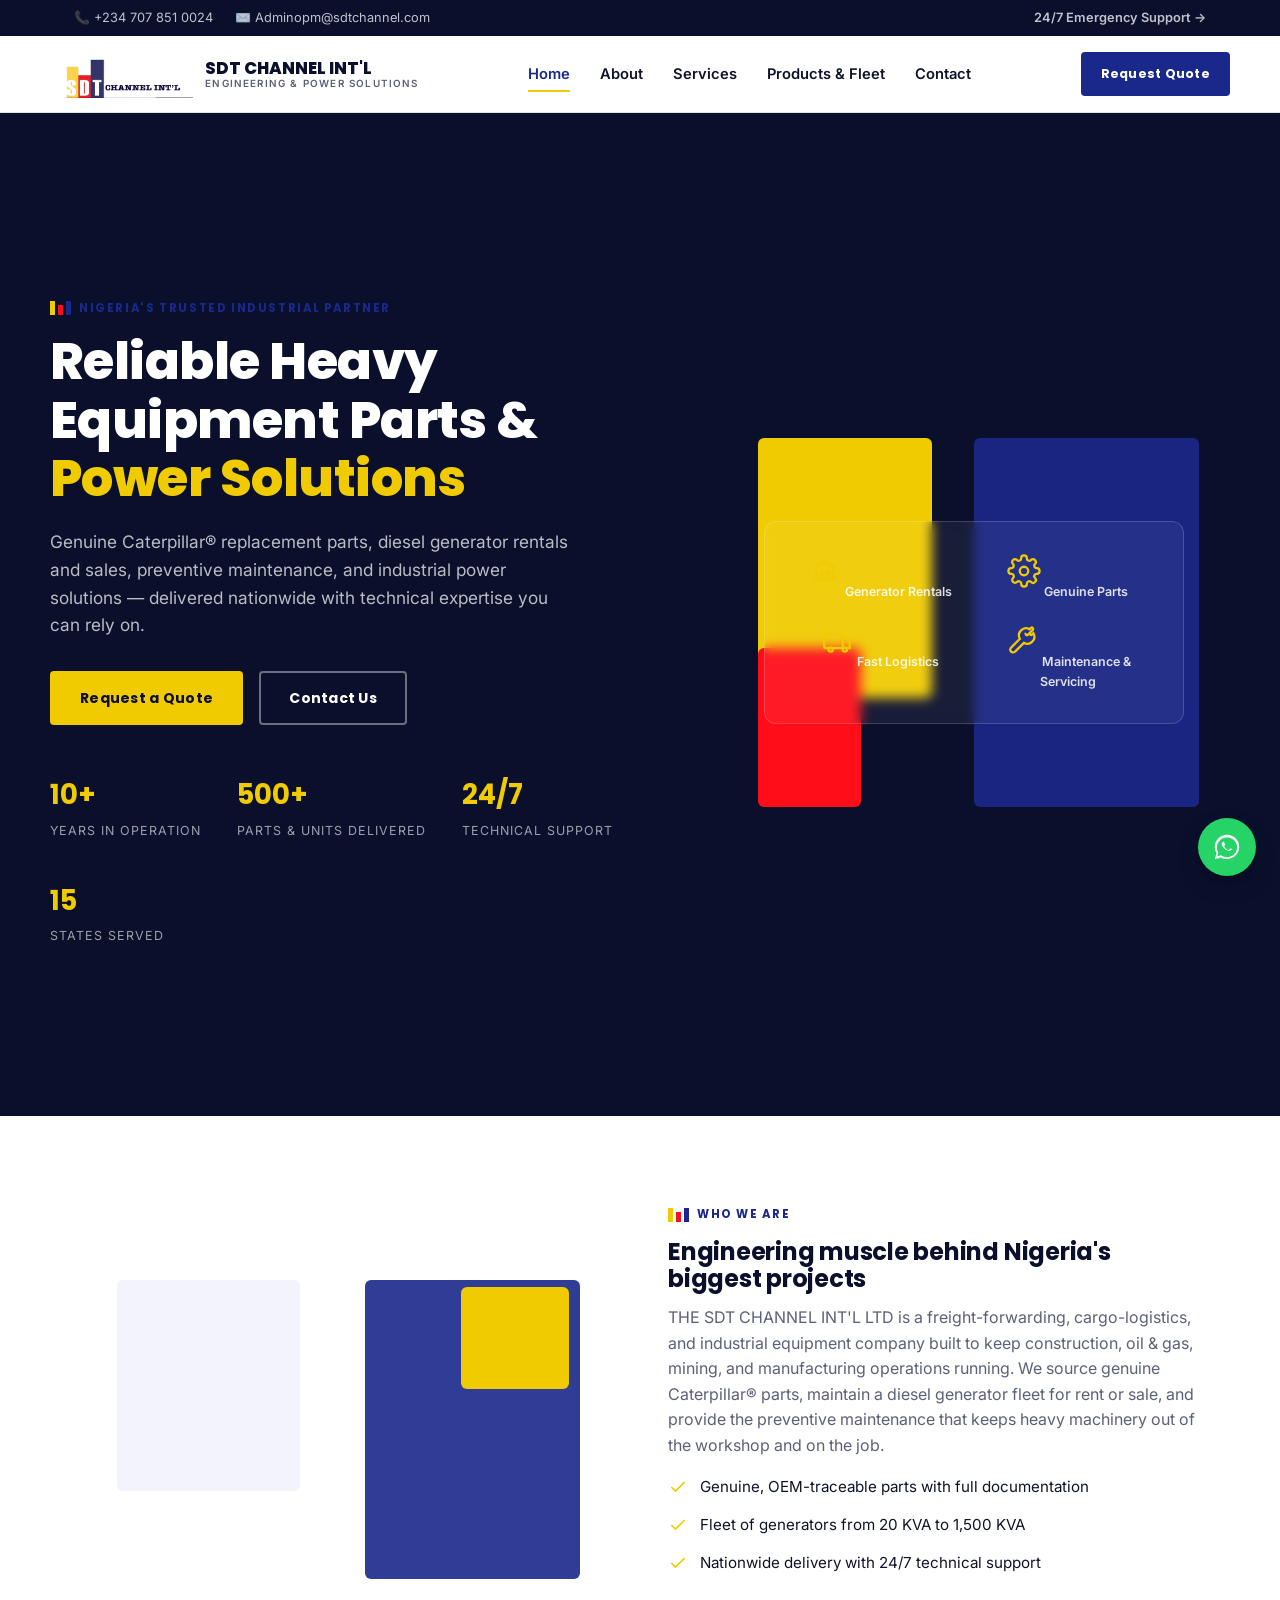
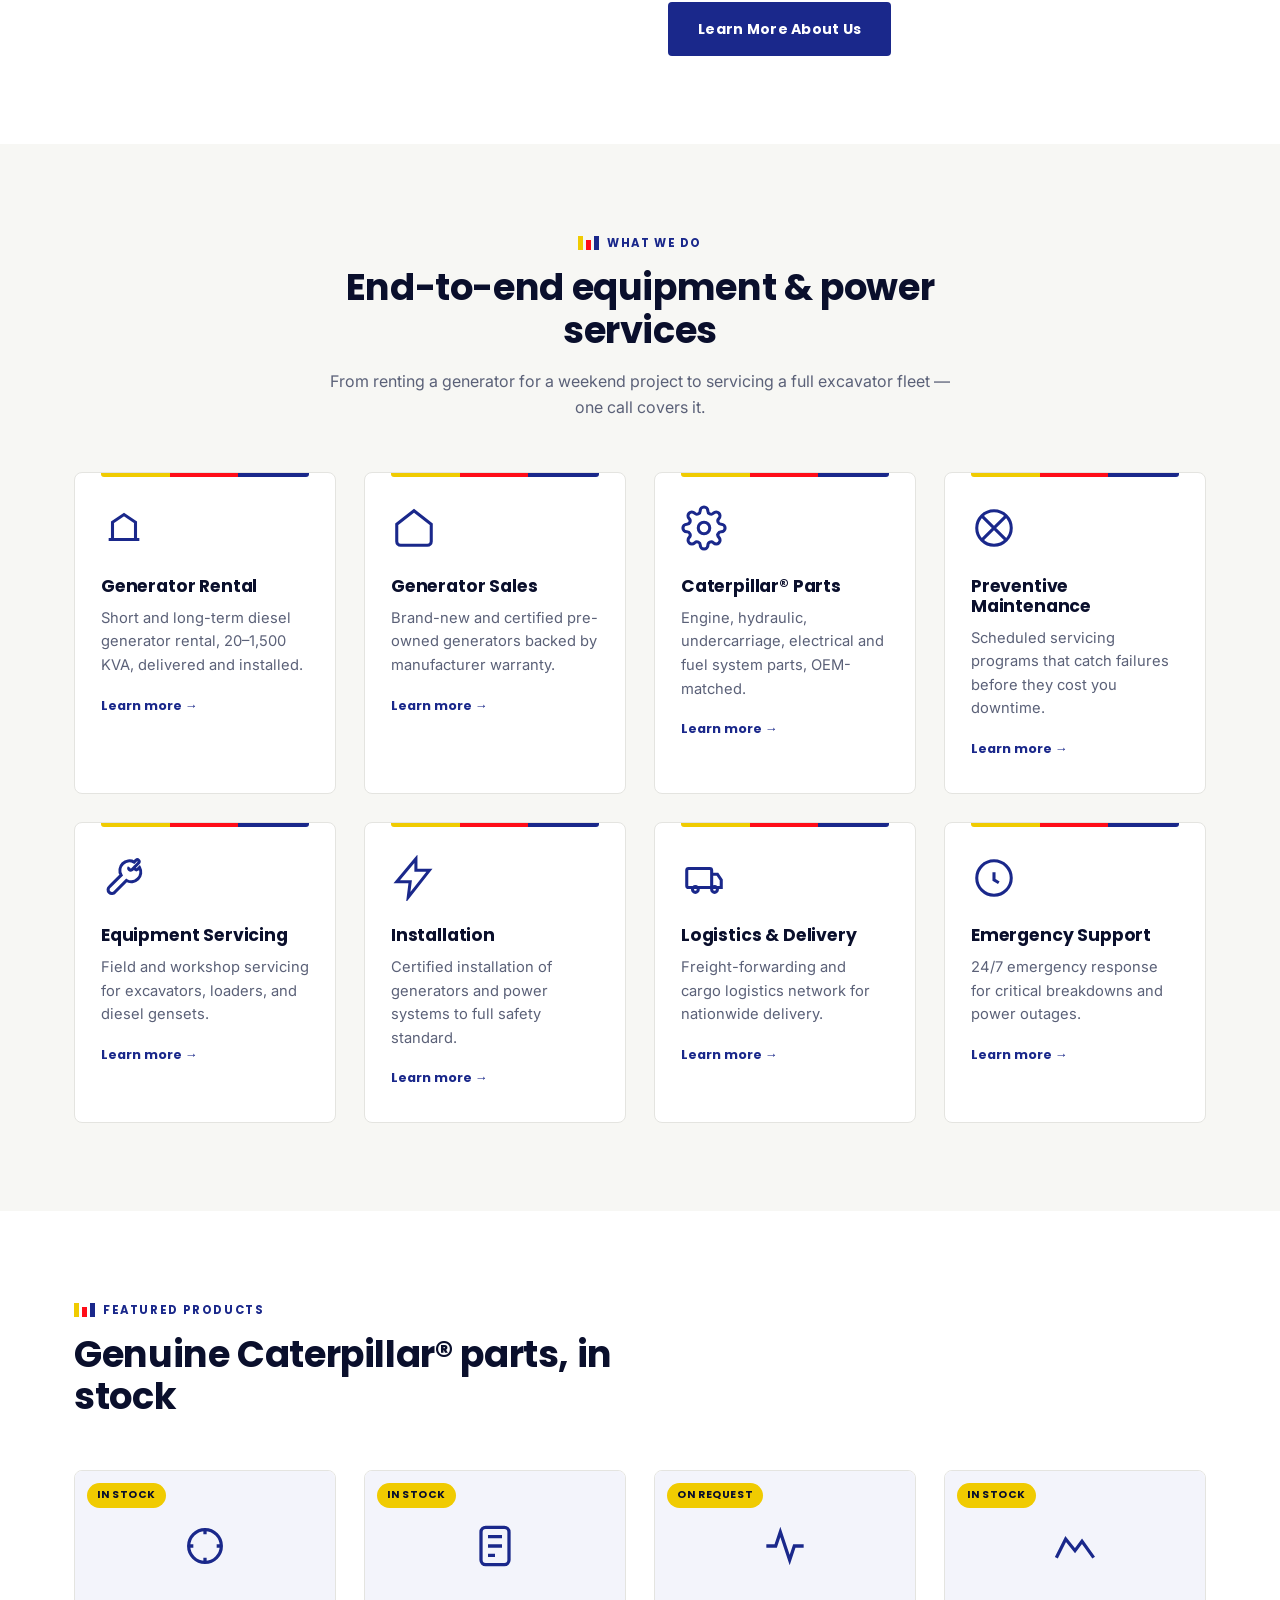
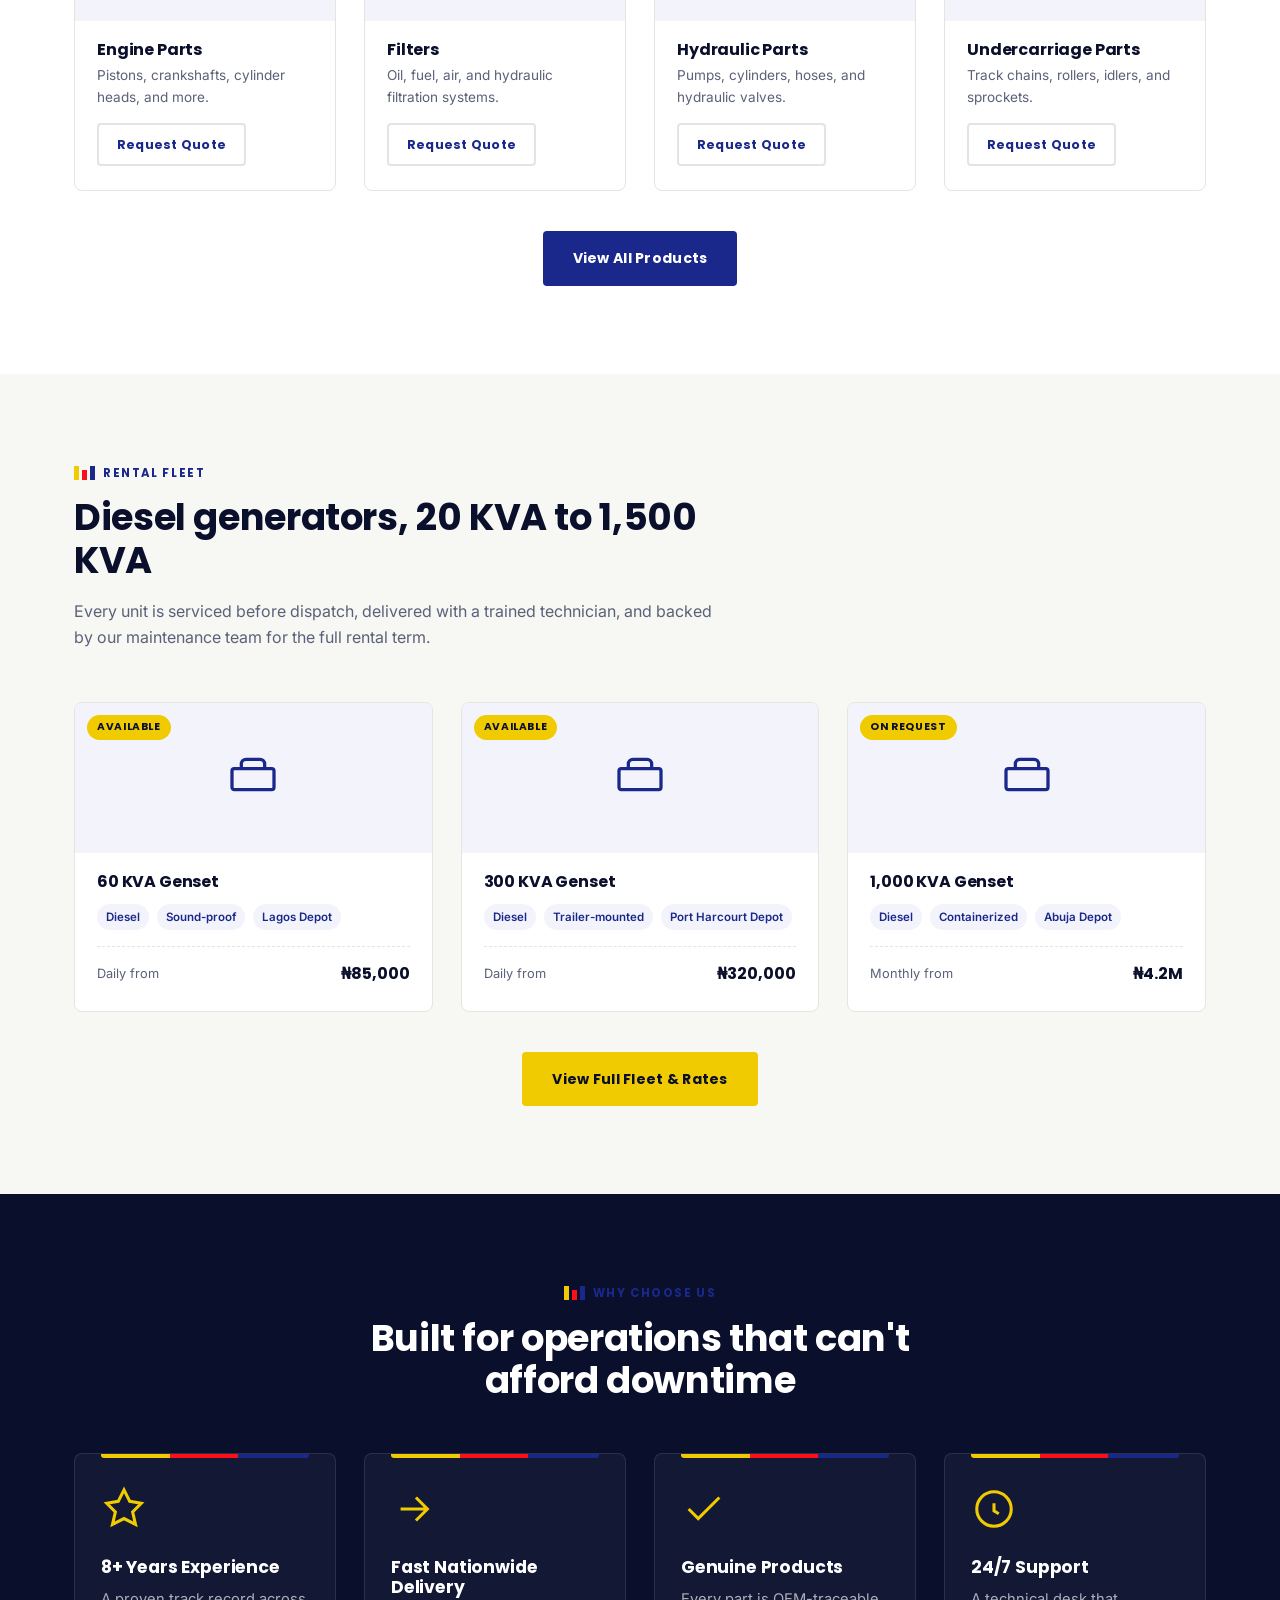
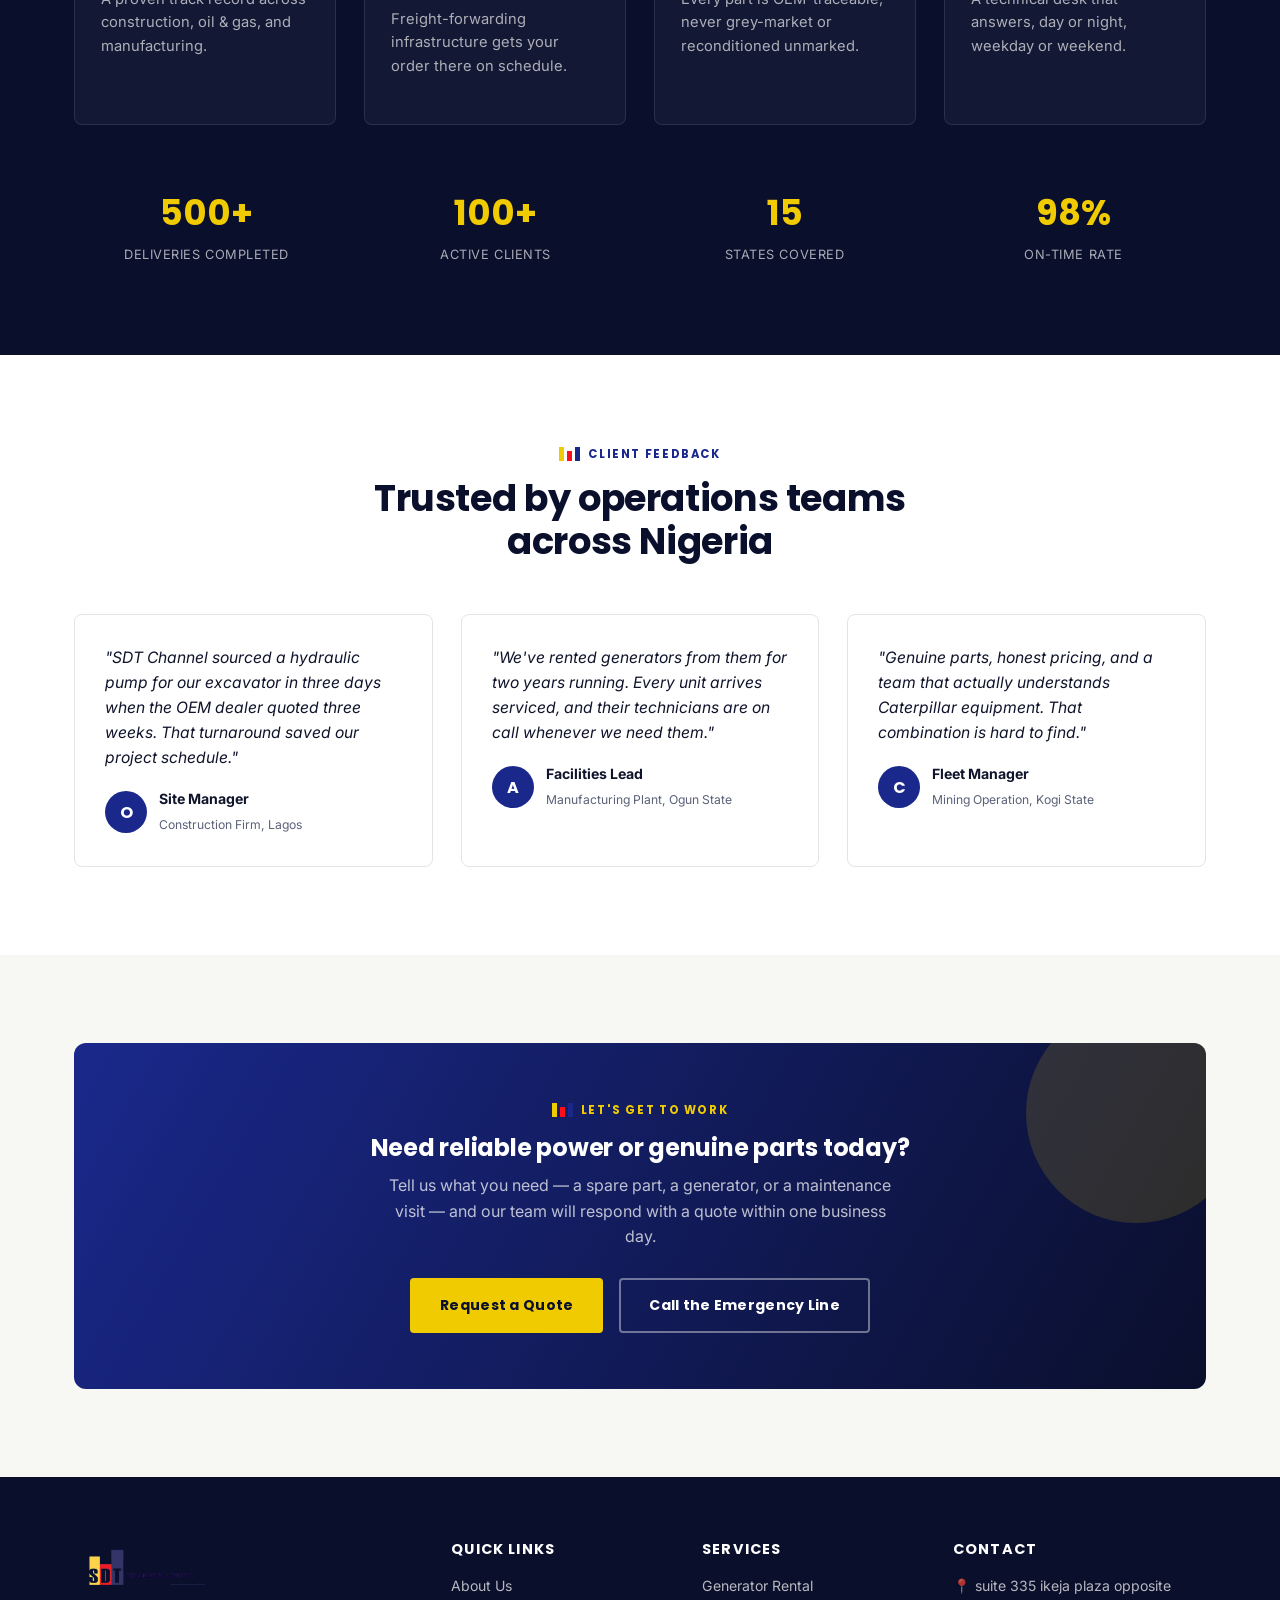
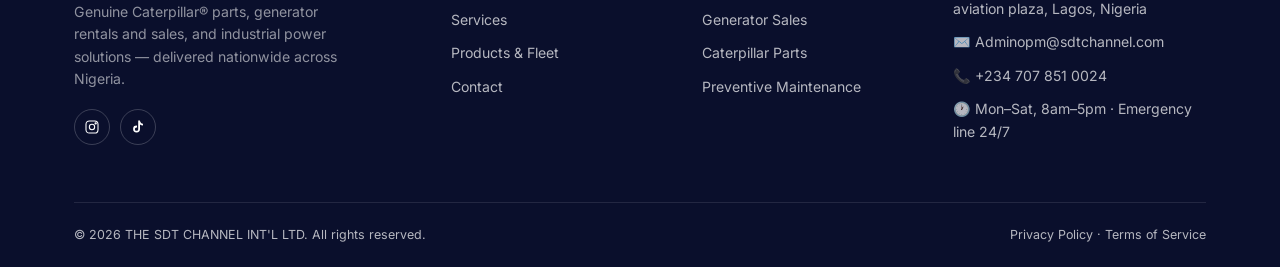
<file: index.html>
<!DOCTYPE html>
<html lang="en">
<head>
<meta charset="UTF-8">
<meta name="viewport" content="width=device-width, initial-scale=1.0">
<title>THE SDT CHANNEL INT'L LTD | Heavy Equipment Parts &amp; Power Solutions</title>
<meta name="description" content="THE SDT CHANNEL INT'L LTD supplies genuine Caterpillar heavy equipment parts and delivers generator rentals, sales, and industrial power solutions across Nigeria.">
<link rel="icon" href="assets/logo.png">
<link rel="stylesheet" href="assets/style.css">
<noscript><style>body{opacity:1 !important;}</style></noscript>
</head>
<body>

<!-- ============ HEADER ============ -->
<header class="site-header">
  <div class="topbar">
    <div class="container">
      <div class="topbar-links">
        <a href="tel:+2347078510024">📞 +234 707 851 0024</a>
        <a href="mailto:Adminopm@sdtchannel.com">✉️ Adminopm@sdtchannel.com</a>
      </div>
      <a href="contact.html" class="topbar-emergency">24/7 Emergency Support →</a>
    </div>
  </div>
  <nav class="container navbar">
    <a href="index.html" class="brand">
      <img src="assets/logo.png" alt="THE SDT CHANNEL INT'L LTD logo">
      <span class="brand-text">SDT CHANNEL INT'L<small>Engineering &amp; Power Solutions</small></span>
    </a>
    <div class="nav-links">
      <a href="index.html" class="active">Home</a>
      <a href="about.html">About</a>
      <a href="services.html">Services</a>
      <a href="products.html">Products &amp; Fleet</a>
      <a href="contact.html">Contact</a>
    </div>
    <div class="nav-cta">
      <a href="contact.html" class="btn btn-navy btn-sm">Request Quote</a>
      <button class="nav-toggle" aria-label="Toggle menu" aria-expanded="false">
        <span></span><span></span><span></span>
      </button>
    </div>
  </nav>
</header>

<!-- ============ HERO ============ -->
<section class="hero">
  <div class="container hero-grid">
    <div>
      <div class="eyebrow"><span class="block-mark"><span></span><span></span><span></span></span> Nigeria's Trusted Industrial Partner</div>
      <h1>Reliable Heavy Equipment Parts &amp; <em>Power Solutions</em></h1>
      <p class="lead">Genuine Caterpillar® replacement parts, diesel generator rentals and sales, preventive maintenance, and industrial power solutions — delivered nationwide with technical expertise you can rely on.</p>
      <div class="hero-actions">
        <a href="contact.html" class="btn btn-gold">Request a Quote</a>
        <a href="contact.html" class="btn btn-outline">Contact Us</a>
      </div>
      <div class="hero-stats">
        <div><strong>10+</strong><span>Years in Operation</span></div>
        <div><strong>500+</strong><span>Parts &amp; Units Delivered</span></div>
        <div><strong>24/7</strong><span>Technical Support</span></div>
        <div><strong>15</strong><span>States Served</span></div>
      </div>
    </div>
    <div class="hero-art">
      <div class="hero-blocks">
        <div class="b b1"></div>
        <div class="b b2"></div>
        <div class="b b3"></div>
      </div>
      <div class="hero-icon-panel">
        <div class="hero-icon-card">
          <div class="item">
            <svg viewBox="0 0 24 24" fill="none" stroke-width="1.6"><path d="M4 18h16M6 18V9l6-4 6 4v9M9 18v-5h6v5"/></svg>
            Generator Rentals
          </div>
          <div class="item">
            <svg viewBox="0 0 24 24" fill="none" stroke-width="1.6"><circle cx="12" cy="12" r="3"/><path d="M19.4 15a1.7 1.7 0 0 0 .34 1.87l.06.06a2 2 0 1 1-2.83 2.83l-.06-.06a1.7 1.7 0 0 0-1.87-.34 1.7 1.7 0 0 0-1 1.55V21a2 2 0 1 1-4 0v-.09a1.7 1.7 0 0 0-1-1.55 1.7 1.7 0 0 0-1.87.34l-.06.06a2 2 0 1 1-2.83-2.83l.06-.06a1.7 1.7 0 0 0 .34-1.87 1.7 1.7 0 0 0-1.55-1H3a2 2 0 1 1 0-4h.09a1.7 1.7 0 0 0 1.55-1 1.7 1.7 0 0 0-.34-1.87l-.06-.06a2 2 0 1 1 2.83-2.83l.06.06a1.7 1.7 0 0 0 1.87.34H9a1.7 1.7 0 0 0 1-1.55V3a2 2 0 1 1 4 0v.09a1.7 1.7 0 0 0 1 1.55 1.7 1.7 0 0 0 1.87-.34l.06-.06a2 2 0 1 1 2.83 2.83l-.06.06a1.7 1.7 0 0 0-.34 1.87V9a1.7 1.7 0 0 0 1.55 1H21a2 2 0 1 1 0 4h-.09a1.7 1.7 0 0 0-1.55 1z"/></svg>
            Genuine Parts
          </div>
          <div class="item">
            <svg viewBox="0 0 24 24" fill="none" stroke-width="1.6"><rect x="3" y="7" width="13" height="10" rx="1"/><path d="M16 10h3l2 3v4h-5"/><circle cx="7.5" cy="18" r="1.5"/><circle cx="17.5" cy="18" r="1.5"/></svg>
            Fast Logistics
          </div>
          <div class="item">
            <svg viewBox="0 0 24 24" fill="none" stroke-width="1.6"><path d="M14.7 6.3a1 1 0 0 0 1.4 1.4l3.6-3.6a1 1 0 0 0-1.4-1.4l-1 1a5 5 0 0 0-6.8 6.8l-6 6a2 2 0 1 0 2.8 2.8l6-6a5 5 0 0 0 6.8-6.8l-1 1a1 1 0 0 1-1.4-1.4"/></svg>
            Maintenance &amp; Servicing
          </div>
        </div>
      </div>
    </div>
  </div>
</section>

<!-- ============ ABOUT PREVIEW ============ -->
<section>
  <div class="container two-col">
    <div class="hero-art" style="height:340px;">
      <div class="hero-blocks">
        <div class="b b1" style="background:var(--navy-soft);"></div>
        <div class="b b3" style="background:var(--navy);width:40%;"></div>
        <div class="b b2" style="background:var(--gold);left:auto;right:8%;bottom:auto;top:8%;height:30%;"></div>
      </div>
    </div>
    <div>
      <div class="eyebrow"><span class="block-mark"><span></span><span></span><span></span></span> Who We Are</div>
      <h2>Engineering muscle behind Nigeria's biggest projects</h2>
      <p>THE SDT CHANNEL INT'L LTD is a freight-forwarding, cargo-logistics, and industrial equipment company built to keep construction, oil &amp; gas, mining, and manufacturing operations running. We source genuine Caterpillar® parts, maintain a diesel generator fleet for rent or sale, and provide the preventive maintenance that keeps heavy machinery out of the workshop and on the job.</p>
      <ul class="check-list" style="margin-bottom:26px;">
        <li><svg viewBox="0 0 24 24" fill="none" stroke-width="2"><path d="M20 6L9 17l-5-5"/></svg> Genuine, OEM-traceable parts with full documentation</li>
        <li><svg viewBox="0 0 24 24" fill="none" stroke-width="2"><path d="M20 6L9 17l-5-5"/></svg> Fleet of generators from 20 KVA to 1,500 KVA</li>
        <li><svg viewBox="0 0 24 24" fill="none" stroke-width="2"><path d="M20 6L9 17l-5-5"/></svg> Nationwide delivery with 24/7 technical support</li>
      </ul>
      <a href="about.html" class="btn btn-navy">Learn More About Us</a>
    </div>
  </div>
</section>

<!-- ============ SERVICES ============ -->
<section class="section-alt">
  <div class="container">
    <div class="section-head center">
      <div class="eyebrow" style="justify-content:center;"><span class="block-mark"><span></span><span></span><span></span></span> What We Do</div>
      <h2>End-to-end equipment &amp; power services</h2>
      <p>From renting a generator for a weekend project to servicing a full excavator fleet — one call covers it.</p>
    </div>
    <div class="grid grid-4">
      <div class="card">
        <svg class="icon" viewBox="0 0 24 24" fill="none" stroke-width="1.6"><path d="M4 18h16M6 18V9l6-4 6 4v9"/></svg>
        <h3>Generator Rental</h3>
        <p>Short and long-term diesel generator rental, 20–1,500 KVA, delivered and installed.</p>
        <a class="link" href="services.html">Learn more →</a>
      </div>
      <div class="card">
        <svg class="icon" viewBox="0 0 24 24" fill="none" stroke-width="1.6"><path d="M3 10l9-7 9 7v9a2 2 0 0 1-2 2H5a2 2 0 0 1-2-2z"/></svg>
        <h3>Generator Sales</h3>
        <p>Brand-new and certified pre-owned generators backed by manufacturer warranty.</p>
        <a class="link" href="services.html">Learn more →</a>
      </div>
      <div class="card">
        <svg class="icon" viewBox="0 0 24 24" fill="none" stroke-width="1.6"><circle cx="12" cy="12" r="3"/><path d="M19.4 15a1.7 1.7 0 0 0 .34 1.87l.06.06a2 2 0 1 1-2.83 2.83l-.06-.06a1.7 1.7 0 0 0-1.87-.34 1.7 1.7 0 0 0-1 1.55V21a2 2 0 1 1-4 0v-.09a1.7 1.7 0 0 0-1-1.55 1.7 1.7 0 0 0-1.87.34l-.06.06a2 2 0 1 1-2.83-2.83l.06-.06a1.7 1.7 0 0 0 .34-1.87 1.7 1.7 0 0 0-1.55-1H3a2 2 0 1 1 0-4h.09a1.7 1.7 0 0 0 1.55-1 1.7 1.7 0 0 0-.34-1.87l-.06-.06a2 2 0 1 1 2.83-2.83l.06.06a1.7 1.7 0 0 0 1.87.34H9a1.7 1.7 0 0 0 1-1.55V3a2 2 0 1 1 4 0v.09a1.7 1.7 0 0 0 1 1.55 1.7 1.7 0 0 0 1.87-.34l.06-.06a2 2 0 1 1 2.83 2.83l-.06.06a1.7 1.7 0 0 0-.34 1.87V9a1.7 1.7 0 0 0 1.55 1H21a2 2 0 1 1 0 4h-.09a1.7 1.7 0 0 0-1.55 1z"/></svg>
        <h3>Caterpillar® Parts</h3>
        <p>Engine, hydraulic, undercarriage, electrical and fuel system parts, OEM-matched.</p>
        <a class="link" href="products.html">Learn more →</a>
      </div>
      <div class="card">
        <svg class="icon" viewBox="0 0 24 24" fill="none" stroke-width="1.6"><path d="M12 3v18M3 12h18" transform="rotate(45 12 12)"/><circle cx="12" cy="12" r="9"/></svg>
        <h3>Preventive Maintenance</h3>
        <p>Scheduled servicing programs that catch failures before they cost you downtime.</p>
        <a class="link" href="services.html">Learn more →</a>
      </div>
      <div class="card">
        <svg class="icon" viewBox="0 0 24 24" fill="none" stroke-width="1.6"><path d="M14.7 6.3a1 1 0 0 0 1.4 1.4l3.6-3.6a1 1 0 0 0-1.4-1.4l-1 1a5 5 0 0 0-6.8 6.8l-6 6a2 2 0 1 0 2.8 2.8l6-6a5 5 0 0 0 6.8-6.8l-1 1a1 1 0 0 1-1.4-1.4"/></svg>
        <h3>Equipment Servicing</h3>
        <p>Field and workshop servicing for excavators, loaders, and diesel gensets.</p>
        <a class="link" href="services.html">Learn more →</a>
      </div>
      <div class="card">
        <svg class="icon" viewBox="0 0 24 24" fill="none" stroke-width="1.6"><path d="M13 2L3 14h7l-1 8 11-14h-7z"/></svg>
        <h3>Installation</h3>
        <p>Certified installation of generators and power systems to full safety standard.</p>
        <a class="link" href="services.html">Learn more →</a>
      </div>
      <div class="card">
        <svg class="icon" viewBox="0 0 24 24" fill="none" stroke-width="1.6"><rect x="3" y="7" width="13" height="10" rx="1"/><path d="M16 10h3l2 3v4h-5"/><circle cx="7.5" cy="18" r="1.5"/><circle cx="17.5" cy="18" r="1.5"/></svg>
        <h3>Logistics &amp; Delivery</h3>
        <p>Freight-forwarding and cargo logistics network for nationwide delivery.</p>
        <a class="link" href="services.html">Learn more →</a>
      </div>
      <div class="card">
        <svg class="icon" viewBox="0 0 24 24" fill="none" stroke-width="1.6"><path d="M12 9v4l2.5 1.5"/><circle cx="12" cy="12" r="9"/></svg>
        <h3>Emergency Support</h3>
        <p>24/7 emergency response for critical breakdowns and power outages.</p>
        <a class="link" href="contact.html">Learn more →</a>
      </div>
    </div>
  </div>
</section>

<!-- ============ FEATURED PRODUCTS ============ -->
<section>
  <div class="container">
    <div class="section-head">
      <div class="eyebrow"><span class="block-mark"><span></span><span></span><span></span></span> Featured Products</div>
      <h2>Genuine Caterpillar® parts, in stock</h2>
    </div>
    <div class="grid grid-4">
      <div class="pcard">
        <div class="pcard-media"><span class="pcard-tag">In Stock</span>
          <svg viewBox="0 0 24 24" fill="none" stroke-width="1.4"><circle cx="12" cy="12" r="7"/><path d="M12 5v2M12 17v2M5 12h2M17 12h2"/></svg>
        </div>
        <div class="pcard-body">
          <h3>Engine Parts</h3>
          <p style="font-size:.85rem;margin-bottom:0;">Pistons, crankshafts, cylinder heads, and more.</p>
          <a class="btn btn-outline btn-sm" style="border-color:var(--line);color:var(--navy);margin-top:14px;" href="products.html">Request Quote</a>
        </div>
      </div>
      <div class="pcard">
        <div class="pcard-media"><span class="pcard-tag">In Stock</span>
          <svg viewBox="0 0 24 24" fill="none" stroke-width="1.4"><rect x="6" y="4" width="12" height="16" rx="2"/><path d="M9 8h6M9 12h6M9 16h3"/></svg>
        </div>
        <div class="pcard-body">
          <h3>Filters</h3>
          <p style="font-size:.85rem;margin-bottom:0;">Oil, fuel, air, and hydraulic filtration systems.</p>
          <a class="btn btn-outline btn-sm" style="border-color:var(--line);color:var(--navy);margin-top:14px;" href="products.html">Request Quote</a>
        </div>
      </div>
      <div class="pcard">
        <div class="pcard-media"><span class="pcard-tag">On Request</span>
          <svg viewBox="0 0 24 24" fill="none" stroke-width="1.4"><path d="M4 12h4l2-6 4 12 2-6h4"/></svg>
        </div>
        <div class="pcard-body">
          <h3>Hydraulic Parts</h3>
          <p style="font-size:.85rem;margin-bottom:0;">Pumps, cylinders, hoses, and hydraulic valves.</p>
          <a class="btn btn-outline btn-sm" style="border-color:var(--line);color:var(--navy);margin-top:14px;" href="products.html">Request Quote</a>
        </div>
      </div>
      <div class="pcard">
        <div class="pcard-media"><span class="pcard-tag">In Stock</span>
          <svg viewBox="0 0 24 24" fill="none" stroke-width="1.4"><path d="M4 17l4-8 4 5 3-4 5 7"/></svg>
        </div>
        <div class="pcard-body">
          <h3>Undercarriage Parts</h3>
          <p style="font-size:.85rem;margin-bottom:0;">Track chains, rollers, idlers, and sprockets.</p>
          <a class="btn btn-outline btn-sm" style="border-color:var(--line);color:var(--navy);margin-top:14px;" href="products.html">Request Quote</a>
        </div>
      </div>
    </div>
    <div style="text-align:center;margin-top:40px;">
      <a href="products.html" class="btn btn-navy">View All Products</a>
    </div>
  </div>
</section>

<!-- ============ RENTAL FLEET SNAPSHOT ============ -->
<section class="section-alt">
  <div class="container">
    <div class="section-head">
      <div class="eyebrow"><span class="block-mark"><span></span><span></span><span></span></span> Rental Fleet</div>
      <h2>Diesel generators, 20 KVA to 1,500 KVA</h2>
      <p>Every unit is serviced before dispatch, delivered with a trained technician, and backed by our maintenance team for the full rental term.</p>
    </div>
    <div class="grid grid-3">
      <div class="pcard">
        <div class="pcard-media"><span class="pcard-tag">Available</span>
          <svg viewBox="0 0 24 24" fill="none" stroke-width="1.4"><rect x="3" y="8" width="18" height="9" rx="1"/><path d="M7 8V6a2 2 0 0 1 2-2h6a2 2 0 0 1 2 2v2"/></svg>
        </div>
        <div class="pcard-body">
          <h3>60 KVA Genset</h3>
          <div class="pcard-specs"><span>Diesel</span><span>Sound-proof</span><span>Lagos Depot</span></div>
          <div class="pcard-rate"><span style="font-size:.8rem;color:var(--slate);">Daily from</span><strong>₦85,000</strong></div>
        </div>
      </div>
      <div class="pcard">
        <div class="pcard-media"><span class="pcard-tag">Available</span>
          <svg viewBox="0 0 24 24" fill="none" stroke-width="1.4"><rect x="3" y="8" width="18" height="9" rx="1"/><path d="M7 8V6a2 2 0 0 1 2-2h6a2 2 0 0 1 2 2v2"/></svg>
        </div>
        <div class="pcard-body">
          <h3>300 KVA Genset</h3>
          <div class="pcard-specs"><span>Diesel</span><span>Trailer-mounted</span><span>Port Harcourt Depot</span></div>
          <div class="pcard-rate"><span style="font-size:.8rem;color:var(--slate);">Daily from</span><strong>₦320,000</strong></div>
        </div>
      </div>
      <div class="pcard">
        <div class="pcard-media"><span class="pcard-tag">On Request</span>
          <svg viewBox="0 0 24 24" fill="none" stroke-width="1.4"><rect x="3" y="8" width="18" height="9" rx="1"/><path d="M7 8V6a2 2 0 0 1 2-2h6a2 2 0 0 1 2 2v2"/></svg>
        </div>
        <div class="pcard-body">
          <h3>1,000 KVA Genset</h3>
          <div class="pcard-specs"><span>Diesel</span><span>Containerized</span><span>Abuja Depot</span></div>
          <div class="pcard-rate"><span style="font-size:.8rem;color:var(--slate);">Monthly from</span><strong>₦4.2M</strong></div>
        </div>
      </div>
    </div>
    <div style="text-align:center;margin-top:40px;">
      <a href="products.html" class="btn btn-gold">View Full Fleet &amp; Rates</a>
    </div>
  </div>
</section>

<!-- ============ WHY CHOOSE US ============ -->
<section class="section-navy">
  <div class="container">
    <div class="section-head center">
      <div class="eyebrow" style="justify-content:center;"><span class="block-mark"><span></span><span></span><span></span></span> Why Choose Us</div>
      <h2>Built for operations that can't afford downtime</h2>
    </div>
    <div class="grid grid-4" style="margin-bottom:60px;">
      <div class="card" style="background:rgba(255,255,255,.04);border-color:rgba(255,255,255,.1);">
        <svg class="icon" style="stroke:var(--gold);" viewBox="0 0 24 24" fill="none" stroke-width="1.6"><path d="M12 2l3 6 6 1-4.5 4.5L18 20l-6-3-6 3 1.5-6.5L3 9l6-1z"/></svg>
        <h3 style="color:#fff;">8+ Years Experience</h3>
        <p style="color:rgba(255,255,255,.65);">A proven track record across construction, oil &amp; gas, and manufacturing.</p>
      </div>
      <div class="card" style="background:rgba(255,255,255,.04);border-color:rgba(255,255,255,.1);">
        <svg class="icon" style="stroke:var(--gold);" viewBox="0 0 24 24" fill="none" stroke-width="1.6"><path d="M5 12h14M13 6l6 6-6 6"/></svg>
        <h3 style="color:#fff;">Fast Nationwide Delivery</h3>
        <p style="color:rgba(255,255,255,.65);">Freight-forwarding infrastructure gets your order there on schedule.</p>
      </div>
      <div class="card" style="background:rgba(255,255,255,.04);border-color:rgba(255,255,255,.1);">
        <svg class="icon" style="stroke:var(--gold);" viewBox="0 0 24 24" fill="none" stroke-width="1.6"><path d="M20 6L9 17l-5-5"/></svg>
        <h3 style="color:#fff;">Genuine Products</h3>
        <p style="color:rgba(255,255,255,.65);">Every part is OEM-traceable, never grey-market or reconditioned unmarked.</p>
      </div>
      <div class="card" style="background:rgba(255,255,255,.04);border-color:rgba(255,255,255,.1);">
        <svg class="icon" style="stroke:var(--gold);" viewBox="0 0 24 24" fill="none" stroke-width="1.6"><path d="M12 9v4l2.5 1.5"/><circle cx="12" cy="12" r="9"/></svg>
        <h3 style="color:#fff;">24/7 Support</h3>
        <p style="color:rgba(255,255,255,.65);">A technical desk that answers, day or night, weekday or weekend.</p>
      </div>
    </div>
    <div class="stat-strip">
      <div><strong>500+</strong><span>Deliveries Completed</span></div>
      <div><strong>100+</strong><span>Active Clients</span></div>
      <div><strong>15</strong><span>States Covered</span></div>
      <div><strong>98%</strong><span>On-Time Rate</span></div>
    </div>
  </div>
</section>

<!-- ============ TESTIMONIALS ============ -->
<section>
  <div class="container">
    <div class="section-head center">
      <div class="eyebrow" style="justify-content:center;"><span class="block-mark"><span></span><span></span><span></span></span> Client Feedback</div>
      <h2>Trusted by operations teams across Nigeria</h2>
    </div>
    <div class="grid grid-3">
      <div class="tcard">
        <p>"SDT Channel sourced a hydraulic pump for our excavator in three days when the OEM dealer quoted three weeks. That turnaround saved our project schedule."</p>
        <div class="who"><div class="avatar">O</div><div><strong>Site Manager</strong><span>Construction Firm, Lagos</span></div></div>
      </div>
      <div class="tcard">
        <p>"We've rented generators from them for two years running. Every unit arrives serviced, and their technicians are on call whenever we need them."</p>
        <div class="who"><div class="avatar">A</div><div><strong>Facilities Lead</strong><span>Manufacturing Plant, Ogun State</span></div></div>
      </div>
      <div class="tcard">
        <p>"Genuine parts, honest pricing, and a team that actually understands Caterpillar equipment. That combination is hard to find."</p>
        <div class="who"><div class="avatar">C</div><div><strong>Fleet Manager</strong><span>Mining Operation, Kogi State</span></div></div>
      </div>
    </div>
  </div>
</section>

<!-- ============ CTA BAND ============ -->
<section class="section-alt">
  <div class="container">
    <div class="cta-band">
      <div class="eyebrow" style="justify-content:center;color:var(--gold);"><span class="block-mark"><span></span><span></span><span></span></span> Let's Get to Work</div>
      <h2>Need reliable power or genuine parts today?</h2>
      <p>Tell us what you need — a spare part, a generator, or a maintenance visit — and our team will respond with a quote within one business day.</p>
      <div class="cta-actions">
        <a href="contact.html" class="btn btn-gold">Request a Quote</a>
        <a href="tel:+2347078510024" class="btn btn-outline">Call the Emergency Line</a>
      </div>
    </div>
  </div>
</section>

<!-- ============ FOOTER ============ -->
<footer class="site-footer">
  <div class="container">
    <div class="footer-grid">
      <div class="footer-brand">
        <img src="assets/logo.png" alt="THE SDT CHANNEL INT'L LTD logo">
        <p>Genuine Caterpillar® parts, generator rentals and sales, and industrial power solutions — delivered nationwide across Nigeria.</p>
        <div class="social-row">
          <a href="https://www.instagram.com/_sdtchannel/" target="_blank" rel="noopener" aria-label="Instagram"><svg viewBox="0 0 24 24" fill="none" stroke="#fff" stroke-width="1.6"><rect x="3" y="3" width="18" height="18" rx="5"/><circle cx="12" cy="12" r="4"/><circle cx="17.5" cy="6.5" r="1"/></svg></a>
          <a href="https://www.tiktok.com/@sdtchannelcargo/" target="_blank" rel="noopener" aria-label="TikTok"><svg viewBox="0 0 24 24" fill="#fff"><path d="M16.6 5.82c-1.02-.9-1.62-2.16-1.66-3.51H12.3v13.02c0 1.36-1.1 2.47-2.47 2.47s-2.47-1.1-2.47-2.47 1.1-2.47 2.47-2.47c.26 0 .5.04.74.11V9.98a5.14 5.14 0 0 0-.74-.05 5.19 5.19 0 0 0-5.19 5.19 5.19 5.19 0 0 0 5.19 5.19 5.19 5.19 0 0 0 5.19-5.19V8.4a7.62 7.62 0 0 0 4.45 1.43V7.16a4.6 4.6 0 0 1-2.87-1.34z"/></svg></a>
        </div>
</div>
      <div>
        <h4>Quick Links</h4>
        <ul>
          <li><a href="about.html">About Us</a></li>
          <li><a href="services.html">Services</a></li>
          <li><a href="products.html">Products &amp; Fleet</a></li>
          <li><a href="contact.html">Contact</a></li>
        </ul>
      </div>
      <div>
        <h4>Services</h4>
        <ul>
          <li><a href="services.html">Generator Rental</a></li>
          <li><a href="services.html">Generator Sales</a></li>
          <li><a href="products.html">Caterpillar Parts</a></li>
          <li><a href="services.html">Preventive Maintenance</a></li>
        </ul>
      </div>
      <div>
        <h4>Contact</h4>
        <ul>
          <li>📍 suite 335 ikeja plaza opposite aviation plaza, Lagos, Nigeria</li>
          <li>✉️ Adminopm@sdtchannel.com</li>
          <li>📞 +234 707 851 0024</li>
          <li>🕐 Mon–Sat, 8am–5pm · Emergency line 24/7</li>
        </ul>
      </div>
    </div>
    <div class="footer-bottom">
      <span>© 2026 THE SDT CHANNEL INT'L LTD. All rights reserved.</span>
      <span><a href="#">Privacy Policy</a> · <a href="#">Terms of Service</a></span>
    </div>
  </div>
</footer>
<a href="https://wa.me/2347078510024" class="whatsapp-fab" aria-label="Chat on WhatsApp">
  <svg viewBox="0 0 32 32"><path d="M16 2C8.3 2 2 8.3 2 16c0 2.6.7 5 2 7.1L2 30l7.1-2c2 1.1 4.4 1.8 6.9 1.8 7.7 0 14-6.3 14-14S23.7 2 16 2zm0 25.6c-2.3 0-4.5-.6-6.4-1.8l-.5-.3-4.2 1.2 1.2-4.1-.3-.5A11.6 11.6 0 1 1 27.6 16c0 6.4-5.2 11.6-11.6 11.6zm6.4-8.7c-.3-.2-2-1-2.3-1.1-.3-.1-.5-.2-.8.2s-.9 1.1-1.1 1.3-.4.3-.8.1a9.3 9.3 0 0 1-4.6-4c-.3-.6.3-.5.9-1.7.1-.2 0-.4 0-.5S12.9 11 12.7 10.5c-.2-.5-.4-.4-.6-.4h-.5c-.2 0-.5.1-.7.4s-.9.9-.9 2.2.9 2.6 1.1 2.8c.1.2 1.9 3 4.7 4.1.7.3 1.2.5 1.6.6.7.2 1.3.2 1.8.1.6-.1 1.7-.7 2-1.4.2-.6.2-1.2.1-1.4z"/></svg>
</a>

<script src="assets/script.js"></script>
</body>
</html>
</file>
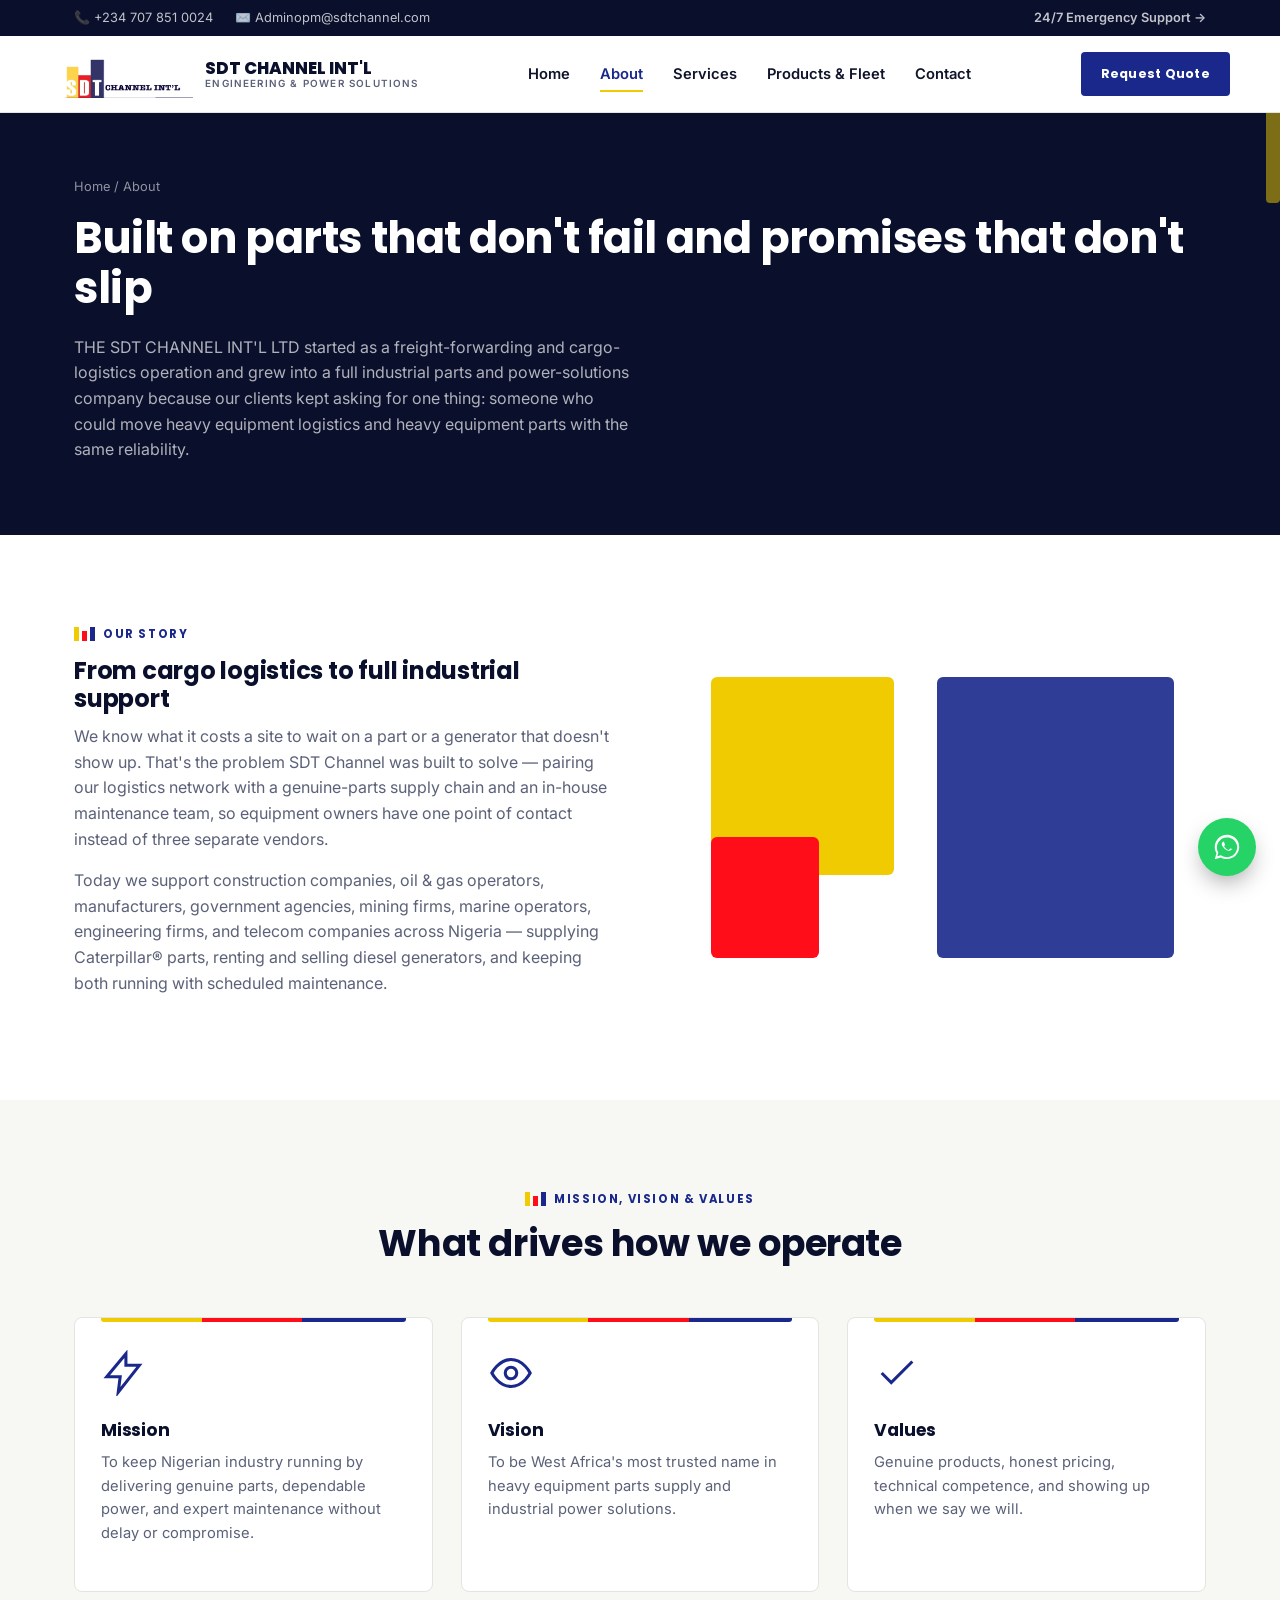
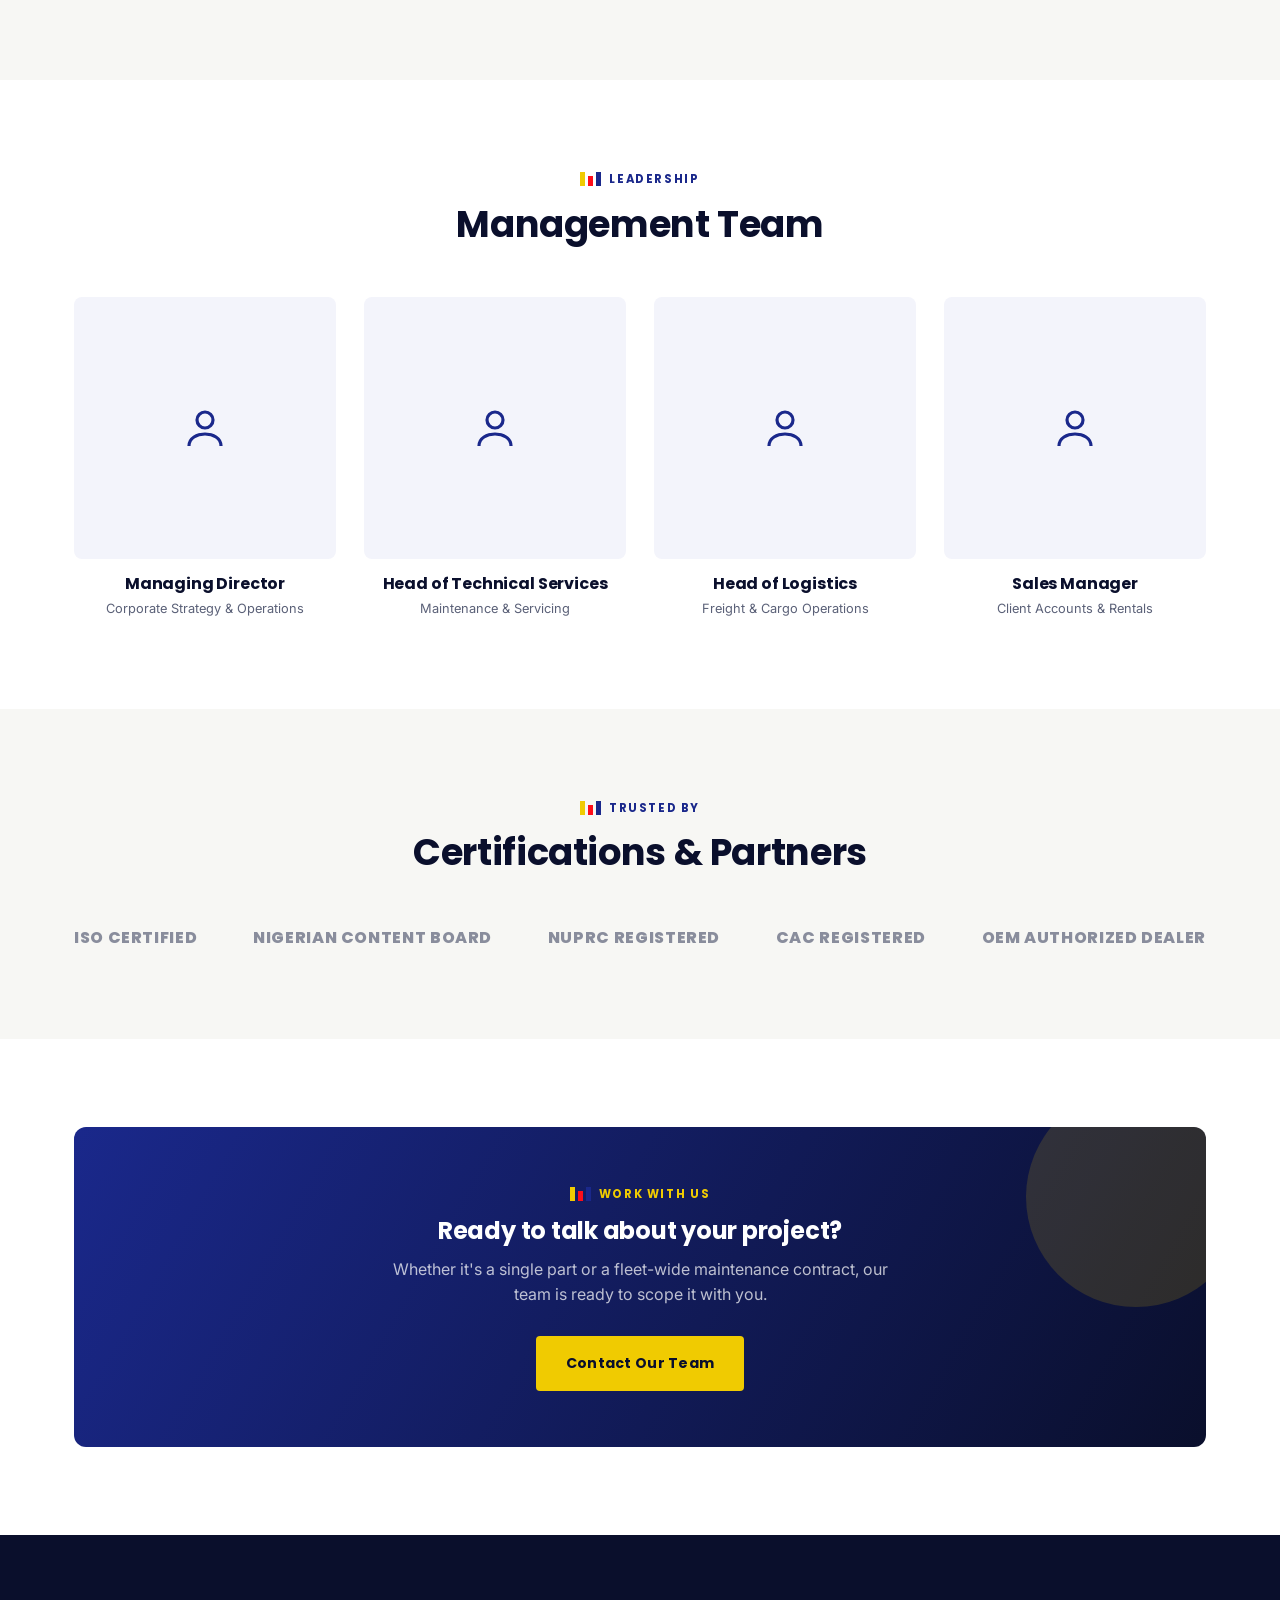
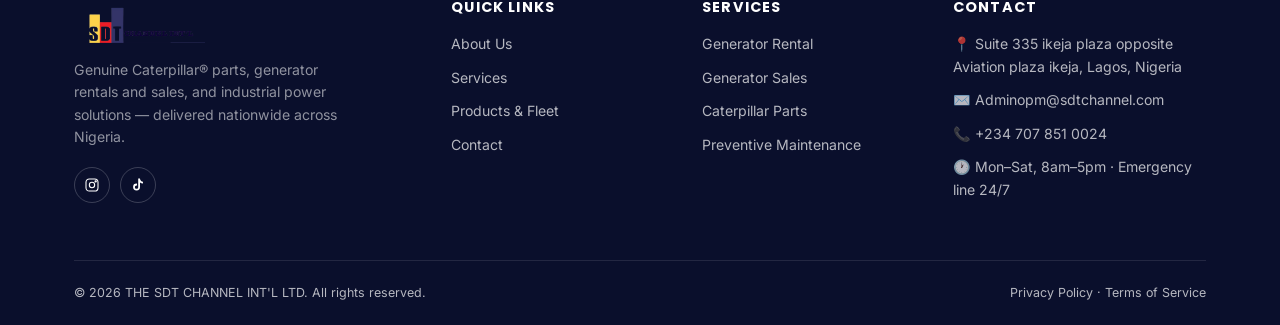
<file: about.html>
<!DOCTYPE html>
<html lang="en">
<head>
<meta charset="UTF-8">
<meta name="viewport" content="width=device-width, initial-scale=1.0">
<title>About Us | THE SDT CHANNEL INT'L LTD</title>
<meta name="description" content="Learn about THE SDT CHANNEL INT'L LTD's history, mission, vision, and the values behind our heavy equipment parts and power solutions business.">
<link rel="icon" href="assets/logo.png">
<link rel="stylesheet" href="assets/style.css">
<noscript><style>body{opacity:1 !important;}</style></noscript>
</head>
<body>

<header class="site-header">
  <div class="topbar">
    <div class="container">
      <div class="topbar-links">
        <a href="tel:+2347078510024">📞 +234 707 851 0024</a>
        <a href="mailto:Adminopm@sdtchannel.com">✉️ Adminopm@sdtchannel.com</a>
      </div>
      <a href="contact.html" class="topbar-emergency">24/7 Emergency Support →</a>
    </div>
  </div>
  <nav class="container navbar">
    <a href="index.html" class="brand">
      <img src="assets/logo.png" alt="THE SDT CHANNEL INT'L LTD logo">
      <span class="brand-text">SDT CHANNEL INT'L<small>Engineering &amp; Power Solutions</small></span>
    </a>
    <div class="nav-links">
      <a href="index.html">Home</a>
      <a href="about.html" class="active">About</a>
      <a href="services.html">Services</a>
      <a href="products.html">Products &amp; Fleet</a>
      <a href="contact.html">Contact</a>
    </div>
    <div class="nav-cta">
      <a href="contact.html" class="btn btn-navy btn-sm">Request Quote</a>
      <button class="nav-toggle" aria-label="Toggle menu" aria-expanded="false">
        <span></span><span></span><span></span>
      </button>
    </div>
  </nav>
</header>

<section class="page-hero">
  <div class="page-hero-blocks"><span></span><span></span><span></span></div>
  <div class="container">
    <div class="crumb"><a href="index.html">Home</a> / About</div>
    <h1>Built on parts that don't fail and promises that don't slip</h1>
    <p>THE SDT CHANNEL INT'L LTD started as a freight-forwarding and cargo-logistics operation and grew into a full industrial parts and power-solutions company because our clients kept asking for one thing: someone who could move heavy equipment logistics and heavy equipment parts with the same reliability.</p>
  </div>
</section>

<section>
  <div class="container two-col">
    <div>
      <div class="eyebrow"><span class="block-mark"><span></span><span></span><span></span></span> Our Story</div>
      <h2>From cargo logistics to full industrial support</h2>
      <p>We know what it costs a site to wait on a part or a generator that doesn't show up. That's the problem SDT Channel was built to solve — pairing our logistics network with a genuine-parts supply chain and an in-house maintenance team, so equipment owners have one point of contact instead of three separate vendors.</p>
      <p>Today we support construction companies, oil &amp; gas operators, manufacturers, government agencies, mining firms, marine operators, engineering firms, and telecom companies across Nigeria — supplying Caterpillar® parts, renting and selling diesel generators, and keeping both running with scheduled maintenance.</p>
    </div>
    <div class="hero-art" style="height:320px;">
      <div class="hero-blocks">
        <div class="b b1"></div>
        <div class="b b2"></div>
        <div class="b b3"></div>
      </div>
    </div>
  </div>
</section>

<section class="section-alt">
  <div class="container">
    <div class="section-head center">
      <div class="eyebrow" style="justify-content:center;"><span class="block-mark"><span></span><span></span><span></span></span> Mission, Vision &amp; Values</div>
      <h2>What drives how we operate</h2>
    </div>
    <div class="grid grid-3">
      <div class="card">
        <svg class="icon" viewBox="0 0 24 24" fill="none" stroke-width="1.6"><path d="M13 2L3 14h7l-1 8 11-14h-7z"/></svg>
        <h3>Mission</h3>
        <p>To keep Nigerian industry running by delivering genuine parts, dependable power, and expert maintenance without delay or compromise.</p>
      </div>
      <div class="card">
        <svg class="icon" viewBox="0 0 24 24" fill="none" stroke-width="1.6"><circle cx="12" cy="12" r="3"/><path d="M2 12s3.5-7 10-7 10 7 10 7-3.5 7-10 7-10-7-10-7z"/></svg>
        <h3>Vision</h3>
        <p>To be West Africa's most trusted name in heavy equipment parts supply and industrial power solutions.</p>
      </div>
      <div class="card">
        <svg class="icon" viewBox="0 0 24 24" fill="none" stroke-width="1.6"><path d="M20 6L9 17l-5-5"/></svg>
        <h3>Values</h3>
        <p>Genuine products, honest pricing, technical competence, and showing up when we say we will.</p>
      </div>
    </div>
  </div>
</section>

<section>
  <div class="container">
    <div class="section-head center">
      <div class="eyebrow" style="justify-content:center;"><span class="block-mark"><span></span><span></span><span></span></span> Leadership</div>
      <h2>Management Team</h2>
    </div>
    <div class="grid grid-4">
      <div class="team-card">
        <div class="photo"><svg viewBox="0 0 24 24" fill="none" stroke-width="1.6"><circle cx="12" cy="8" r="4"/><path d="M4 21c0-4 4-6 8-6s8 2 8 6"/></svg></div>
        <h4>Managing Director</h4>
        <span>Corporate Strategy &amp; Operations</span>
      </div>
      <div class="team-card">
        <div class="photo"><svg viewBox="0 0 24 24" fill="none" stroke-width="1.6"><circle cx="12" cy="8" r="4"/><path d="M4 21c0-4 4-6 8-6s8 2 8 6"/></svg></div>
        <h4>Head of Technical Services</h4>
        <span>Maintenance &amp; Servicing</span>
      </div>
      <div class="team-card">
        <div class="photo"><svg viewBox="0 0 24 24" fill="none" stroke-width="1.6"><circle cx="12" cy="8" r="4"/><path d="M4 21c0-4 4-6 8-6s8 2 8 6"/></svg></div>
        <h4>Head of Logistics</h4>
        <span>Freight &amp; Cargo Operations</span>
      </div>
      <div class="team-card">
        <div class="photo"><svg viewBox="0 0 24 24" fill="none" stroke-width="1.6"><circle cx="12" cy="8" r="4"/><path d="M4 21c0-4 4-6 8-6s8 2 8 6"/></svg></div>
        <h4>Sales Manager</h4>
        <span>Client Accounts &amp; Rentals</span>
      </div>
    </div>
  </div>
</section>

<section class="section-alt">
  <div class="container">
    <div class="section-head center">
      <div class="eyebrow" style="justify-content:center;"><span class="block-mark"><span></span><span></span><span></span></span> Trusted By</div>
      <h2>Certifications &amp; Partners</h2>
    </div>
    <div class="logo-strip">
      <div>ISO CERTIFIED</div>
      <div>NIGERIAN CONTENT BOARD</div>
      <div>NUPRC REGISTERED</div>
      <div>CAC REGISTERED</div>
      <div>OEM AUTHORIZED DEALER</div>
    </div>
  </div>
</section>

<section>
  <div class="container">
    <div class="cta-band">
      <div class="eyebrow" style="justify-content:center;color:var(--gold);"><span class="block-mark"><span></span><span></span><span></span></span> Work With Us</div>
      <h2>Ready to talk about your project?</h2>
      <p>Whether it's a single part or a fleet-wide maintenance contract, our team is ready to scope it with you.</p>
      <div class="cta-actions">
        <a href="contact.html" class="btn btn-gold">Contact Our Team</a>
      </div>
    </div>
  </div>
</section>

<footer class="site-footer">
  <div class="container">
    <div class="footer-grid">
      <div class="footer-brand">
        <img src="assets/logo.png" alt="THE SDT CHANNEL INT'L LTD logo">
        <p>Genuine Caterpillar® parts, generator rentals and sales, and industrial power solutions — delivered nationwide across Nigeria.</p>
        <div class="social-row">
          <a href="https://www.instagram.com/_sdtchannel/" target="_blank" rel="noopener" aria-label="Instagram"><svg viewBox="0 0 24 24" fill="none" stroke="#fff" stroke-width="1.6"><rect x="3" y="3" width="18" height="18" rx="5"/><circle cx="12" cy="12" r="4"/><circle cx="17.5" cy="6.5" r="1"/></svg></a>
          <a href="https://www.tiktok.com/@sdtchannelcargo/" target="_blank" rel="noopener" aria-label="TikTok"><svg viewBox="0 0 24 24" fill="#fff"><path d="M16.6 5.82c-1.02-.9-1.62-2.16-1.66-3.51H12.3v13.02c0 1.36-1.1 2.47-2.47 2.47s-2.47-1.1-2.47-2.47 1.1-2.47 2.47-2.47c.26 0 .5.04.74.11V9.98a5.14 5.14 0 0 0-.74-.05 5.19 5.19 0 0 0-5.19 5.19 5.19 5.19 0 0 0 5.19 5.19 5.19 5.19 0 0 0 5.19-5.19V8.4a7.62 7.62 0 0 0 4.45 1.43V7.16a4.6 4.6 0 0 1-2.87-1.34z"/></svg></a>
        </div>
</div>
      <div>
        <h4>Quick Links</h4>
        <ul>
          <li><a href="about.html">About Us</a></li>
          <li><a href="services.html">Services</a></li>
          <li><a href="products.html">Products &amp; Fleet</a></li>
          <li><a href="contact.html">Contact</a></li>
        </ul>
      </div>
      <div>
        <h4>Services</h4>
        <ul>
          <li><a href="services.html">Generator Rental</a></li>
          <li><a href="services.html">Generator Sales</a></li>
          <li><a href="products.html">Caterpillar Parts</a></li>
          <li><a href="services.html">Preventive Maintenance</a></li>
        </ul>
      </div>
      <div>
        <h4>Contact</h4>
        <ul>
          <li>📍 Suite 335 ikeja plaza opposite Aviation plaza ikeja, Lagos, Nigeria</li>
          <li>✉️ Adminopm@sdtchannel.com</li>
          <li>📞 +234 707 851 0024</li>
          <li>🕐 Mon–Sat, 8am–5pm · Emergency line 24/7</li>
        </ul>
      </div>
    </div>
    <div class="footer-bottom">
      <span>© 2026 THE SDT CHANNEL INT'L LTD. All rights reserved.</span>
      <span><a href="#">Privacy Policy</a> · <a href="#">Terms of Service</a></span>
    </div>
  </div>
</footer>
<a href="https://wa.me/2347078510024" class="whatsapp-fab" aria-label="Chat on WhatsApp">
  <svg viewBox="0 0 32 32"><path d="M16 2C8.3 2 2 8.3 2 16c0 2.6.7 5 2 7.1L2 30l7.1-2c2 1.1 4.4 1.8 6.9 1.8 7.7 0 14-6.3 14-14S23.7 2 16 2zm0 25.6c-2.3 0-4.5-.6-6.4-1.8l-.5-.3-4.2 1.2 1.2-4.1-.3-.5A11.6 11.6 0 1 1 27.6 16c0 6.4-5.2 11.6-11.6 11.6zm6.4-8.7c-.3-.2-2-1-2.3-1.1-.3-.1-.5-.2-.8.2s-.9 1.1-1.1 1.3-.4.3-.8.1a9.3 9.3 0 0 1-4.6-4c-.3-.6.3-.5.9-1.7.1-.2 0-.4 0-.5S12.9 11 12.7 10.5c-.2-.5-.4-.4-.6-.4h-.5c-.2 0-.5.1-.7.4s-.9.9-.9 2.2.9 2.6 1.1 2.8c.1.2 1.9 3 4.7 4.1.7.3 1.2.5 1.6.6.7.2 1.3.2 1.8.1.6-.1 1.7-.7 2-1.4.2-.6.2-1.2.1-1.4z"/></svg>
</a>

<script src="assets/script.js"></script>
</body>
</html>
</file>
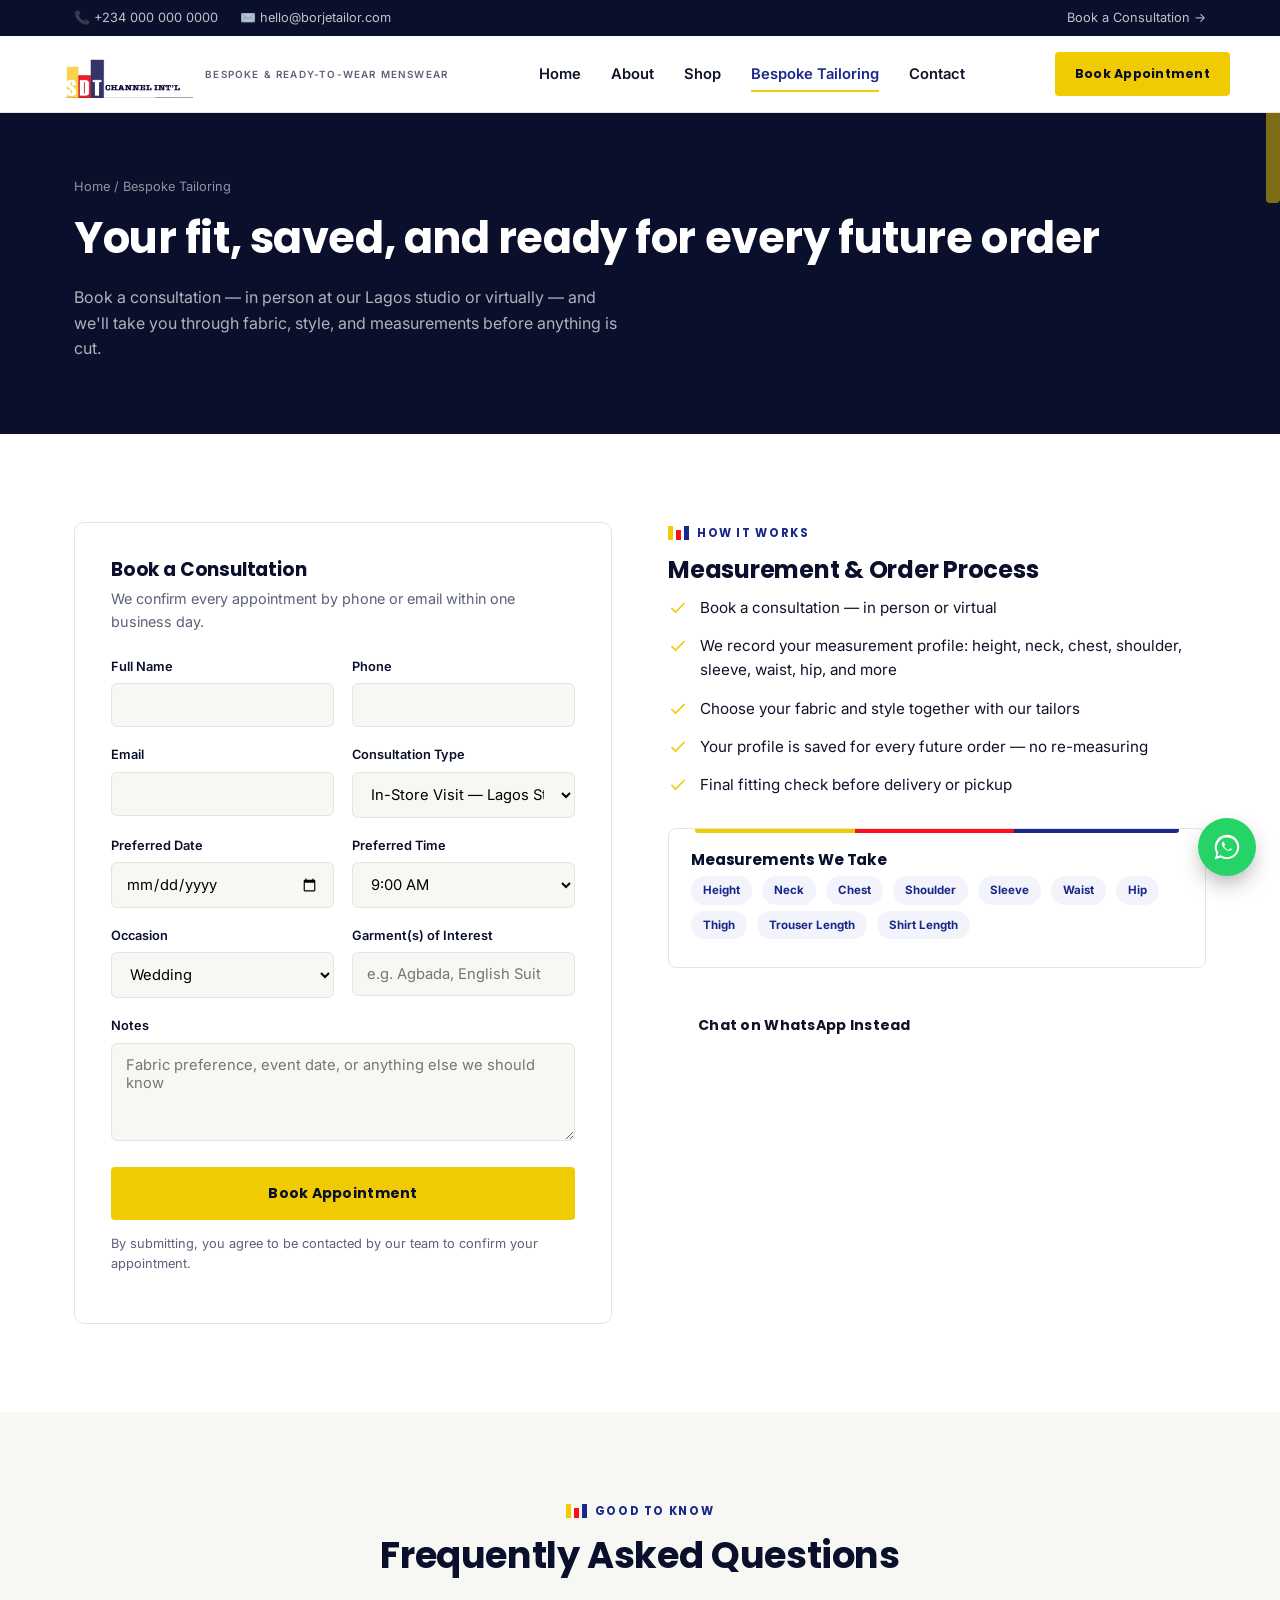
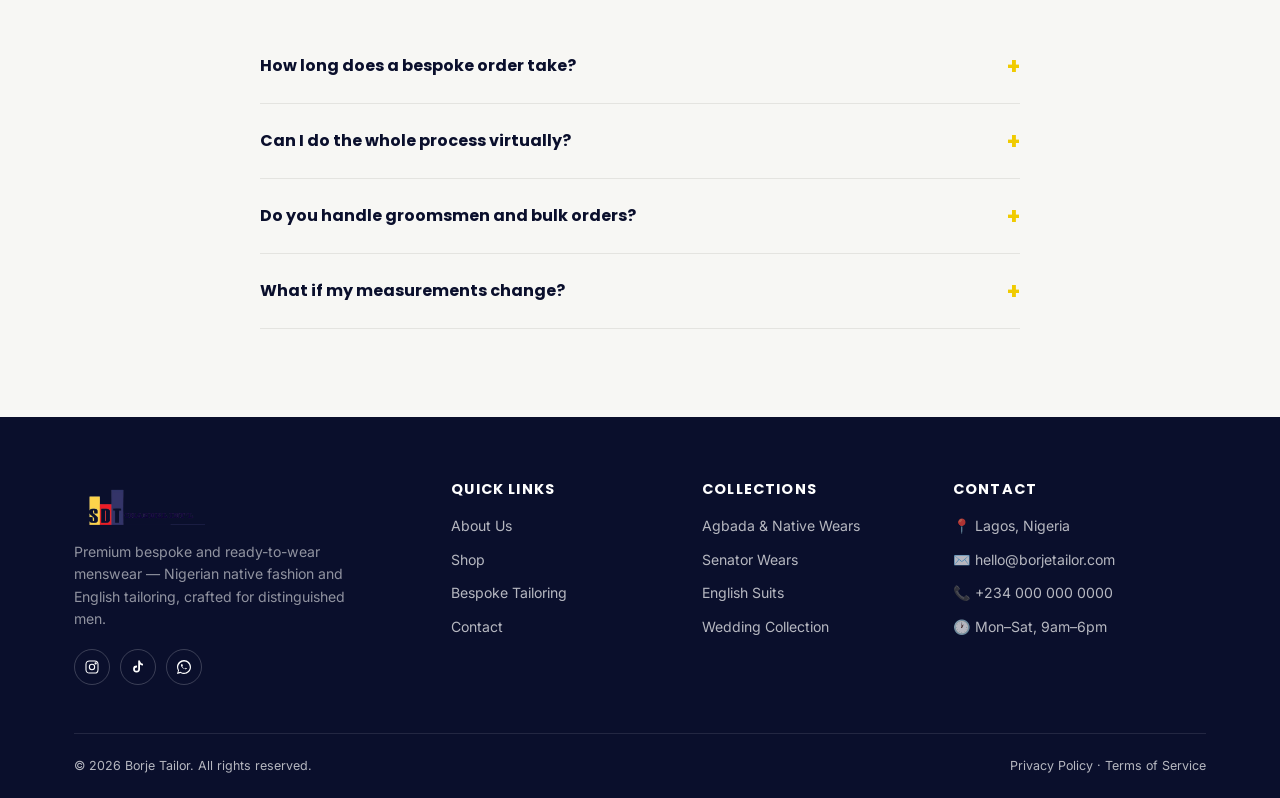
<file: bespoke.html>
<!DOCTYPE html>
<html lang="en">
<head>
<meta charset="UTF-8">
<meta name="viewport" content="width=device-width, initial-scale=1.0">
<title>Bespoke Tailoring | Borje Tailor</title>
<meta name="description" content="Book a bespoke tailoring consultation with Borje Tailor — measurement profile, fabric selection, and fitting.">
<link rel="stylesheet" href="assets/style.css">
<noscript><style>body{opacity:1 !important;}</style></noscript>
</head>
<body>

<header class="site-header">
  <div class="topbar">
    <div class="container">
      <div class="topbar-links">
        <a href="tel:+2340000000000">📞 +234 000 000 0000</a>
        <a href="mailto:hello@borjetailor.com">✉️ hello@borjetailor.com</a>
      </div>
      <a href="bespoke.html" class="topbar-cta">Book a Consultation →</a>
    </div>
  </div>
  <nav class="container navbar">
    <a href="index.html" class="brand">
      <img src="assets/logo.png" alt="Borje Tailor logo">
      <span class="brand-text"><small>Bespoke &amp; Ready-to-Wear Menswear</small></span>
    </a>
    <div class="nav-links">
      <a href="index.html">Home</a>
      <a href="about.html">About</a>
      <a href="shop.html">Shop</a>
      <a href="bespoke.html" class="active">Bespoke Tailoring</a>
      <a href="contact.html">Contact</a>
    </div>
    <div class="nav-cta">
      <a href="bespoke.html" class="btn btn-gold btn-sm">Book Appointment</a>
      <button class="nav-toggle" aria-label="Toggle menu" aria-expanded="false">
        <span></span><span></span><span></span>
      </button>
    </div>
  </nav>
</header>

<section class="page-hero">
  <div class="page-hero-blocks"><span></span><span></span><span></span></div>
  <div class="container">
    <div class="crumb"><a href="index.html">Home</a> / Bespoke Tailoring</div>
    <h1>Your fit, saved, and ready for every future order</h1>
    <p>Book a consultation — in person at our Lagos studio or virtually — and we'll take you through fabric, style, and measurements before anything is cut.</p>
  </div>
</section>

<section>
  <div class="container two-col" style="align-items:start;">
    <div class="form-panel">
      <h3 style="margin-bottom:6px;">Book a Consultation</h3>
      <p style="font-size:.9rem;margin-bottom:24px;">We confirm every appointment by phone or email within one business day.</p>
      <form data-quote-form>
        <div class="form-row">
          <div class="field"><label for="b-name">Full Name</label><input id="b-name" type="text" required></div>
          <div class="field"><label for="b-phone">Phone</label><input id="b-phone" type="tel" required></div>
        </div>
        <div class="form-row">
          <div class="field"><label for="b-email">Email</label><input id="b-email" type="email" required></div>
          <div class="field">
            <label for="b-type">Consultation Type</label>
            <select id="b-type">
              <option>In-Store Visit — Lagos Studio</option>
              <option>Virtual Call</option>
            </select>
          </div>
        </div>
        <div class="form-row">
          <div class="field"><label for="b-date">Preferred Date</label><input id="b-date" type="date"></div>
          <div class="field">
            <label for="b-slot">Preferred Time</label>
            <select id="b-slot">
              <option>9:00 AM</option>
              <option>11:00 AM</option>
              <option>1:00 PM</option>
              <option>3:00 PM</option>
              <option>5:00 PM</option>
            </select>
          </div>
        </div>
        <div class="form-row">
          <div class="field">
            <label for="b-occasion">Occasion</label>
            <select id="b-occasion">
              <option>Wedding</option>
              <option>Corporate</option>
              <option>Traditional / Ceremonial</option>
              <option>Casual</option>
              <option>Other</option>
            </select>
          </div>
          <div class="field"><label for="b-garment">Garment(s) of Interest</label><input id="b-garment" type="text" placeholder="e.g. Agbada, English Suit"></div>
        </div>
        <div class="field" style="margin-bottom:18px;">
          <label for="b-notes">Notes</label>
          <textarea id="b-notes" rows="4" placeholder="Fabric preference, event date, or anything else we should know"></textarea>
        </div>
        <button type="submit" class="btn btn-gold btn-block">Book Appointment</button>
        <p class="form-note">By submitting, you agree to be contacted by our team to confirm your appointment.</p>
      </form>
      <div class="form-success">Thank you — your appointment request has been received. We'll confirm within one business day.</div>
    </div>

    <div>
      <div class="eyebrow"><span class="block-mark"><span></span><span></span><span></span></span> How It Works</div>
      <h2>Measurement &amp; Order Process</h2>
      <ul class="check-list" style="margin-bottom:30px;">
        <li><svg viewBox="0 0 24 24" fill="none" stroke-width="2"><path d="M20 6L9 17l-5-5"/></svg> Book a consultation — in person or virtual</li>
        <li><svg viewBox="0 0 24 24" fill="none" stroke-width="2"><path d="M20 6L9 17l-5-5"/></svg> We record your measurement profile: height, neck, chest, shoulder, sleeve, waist, hip, and more</li>
        <li><svg viewBox="0 0 24 24" fill="none" stroke-width="2"><path d="M20 6L9 17l-5-5"/></svg> Choose your fabric and style together with our tailors</li>
        <li><svg viewBox="0 0 24 24" fill="none" stroke-width="2"><path d="M20 6L9 17l-5-5"/></svg> Your profile is saved for every future order — no re-measuring</li>
        <li><svg viewBox="0 0 24 24" fill="none" stroke-width="2"><path d="M20 6L9 17l-5-5"/></svg> Final fitting check before delivery or pickup</li>
      </ul>

      <div class="card" style="padding:22px;margin-bottom:30px;">
        <h4 style="font-size:.95rem;margin-bottom:8px;">Measurements We Take</h4>
        <div class="tag-pill" style="margin-bottom:6px;">Height</div>
        <div class="tag-pill">Neck</div>
        <div class="tag-pill">Chest</div>
        <div class="tag-pill">Shoulder</div>
        <div class="tag-pill">Sleeve</div>
        <div class="tag-pill">Waist</div>
        <div class="tag-pill">Hip</div>
        <div class="tag-pill">Thigh</div>
        <div class="tag-pill">Trouser Length</div>
        <div class="tag-pill">Shirt Length</div>
      </div>

      <a href="https://wa.me/2340000000000" class="btn btn-dark">Chat on WhatsApp Instead</a>
    </div>
  </div>
</section>

<section class="section-alt">
  <div class="container">
    <div class="section-head center">
      <div class="eyebrow" style="justify-content:center;"><span class="block-mark"><span></span><span></span><span></span></span> Good to Know</div>
      <h2>Frequently Asked Questions</h2>
    </div>
    <div style="max-width:760px;margin:0 auto;">
      <div class="acc-item">
        <button class="acc-q">How long does a bespoke order take?<span class="plus">+</span></button>
        <div class="acc-a"><p>Most bespoke pieces take 2–3 weeks from final fabric confirmation. Wedding and groom packages should be booked at least 6 weeks ahead.</p></div>
      </div>
      <div class="acc-item">
        <button class="acc-q">Can I do the whole process virtually?<span class="plus">+</span></button>
        <div class="acc-a"><p>Yes — we run virtual consultations by video call and can guide you through self-measurement, or work from measurements taken at a trusted local tailor.</p></div>
      </div>
      <div class="acc-item">
        <button class="acc-q">Do you handle groomsmen and bulk orders?<span class="plus">+</span></button>
        <div class="acc-a"><p>Yes — groom's parties, corporate uniforms, and cultural organization orders are all handled with a single point of contact and coordinated delivery.</p></div>
      </div>
      <div class="acc-item">
        <button class="acc-q">What if my measurements change?<span class="plus">+</span></button>
        <div class="acc-a"><p>Your profile can be updated at any time — just mention it when booking your next consultation or order.</p></div>
      </div>
    </div>
  </div>
</section>

<footer class="site-footer">
  <div class="container">
    <div class="footer-grid">
      <div class="footer-brand">
        <img src="assets/logo.png" alt="Borje Tailor logo">
        <p>Premium bespoke and ready-to-wear menswear — Nigerian native fashion and English tailoring, crafted for distinguished men.</p>
        <div class="social-row">
          <a href="https://www.instagram.com/borjetailor/" target="_blank" rel="noopener" aria-label="Instagram"><svg viewBox="0 0 24 24" fill="none" stroke="#fff" stroke-width="1.6"><rect x="3" y="3" width="18" height="18" rx="5"/><circle cx="12" cy="12" r="4"/><circle cx="17.5" cy="6.5" r="1"/></svg></a>
          <a href="https://www.tiktok.com/@borjetailor" target="_blank" rel="noopener" aria-label="TikTok"><svg viewBox="0 0 24 24" fill="#fff"><path d="M16.6 5.82c-1.02-.9-1.62-2.16-1.66-3.51H12.3v13.02c0 1.36-1.1 2.47-2.47 2.47s-2.47-1.1-2.47-2.47 1.1-2.47 2.47-2.47c.26 0 .5.04.74.11V9.98a5.14 5.14 0 0 0-.74-.05 5.19 5.19 0 0 0-5.19 5.19 5.19 5.19 0 0 0 5.19 5.19 5.19 5.19 0 0 0 5.19-5.19V8.4a7.62 7.62 0 0 0 4.45 1.43V7.16a4.6 4.6 0 0 1-2.87-1.34z"/></svg></a>
          <a href="https://wa.me/2340000000000" target="_blank" rel="noopener" aria-label="WhatsApp"><svg viewBox="0 0 32 32" fill="#fff"><path d="M16 2C8.3 2 2 8.3 2 16c0 2.6.7 5 2 7.1L2 30l7.1-2c2 1.1 4.4 1.8 6.9 1.8 7.7 0 14-6.3 14-14S23.7 2 16 2zm0 25.6c-2.3 0-4.5-.6-6.4-1.8l-.5-.3-4.2 1.2 1.2-4.1-.3-.5A11.6 11.6 0 1 1 27.6 16c0 6.4-5.2 11.6-11.6 11.6zm6.4-8.7c-.3-.2-2-1-2.3-1.1-.3-.1-.5-.2-.8.2s-.9 1.1-1.1 1.3-.4.3-.8.1a9.3 9.3 0 0 1-4.6-4c-.3-.6.3-.5.9-1.7.1-.2 0-.4 0-.5S12.9 11 12.7 10.5c-.2-.5-.4-.4-.6-.4h-.5c-.2 0-.5.1-.7.4s-.9.9-.9 2.2.9 2.6 1.1 2.8c.1.2 1.9 3 4.7 4.1.7.3 1.2.5 1.6.6.7.2 1.3.2 1.8.1.6-.1 1.7-.7 2-1.4.2-.6.2-1.2.1-1.4z"/></svg></a>
        </div>
      </div>
      <div>
        <h4>Quick Links</h4>
        <ul>
          <li><a href="about.html">About Us</a></li>
          <li><a href="shop.html">Shop</a></li>
          <li><a href="bespoke.html">Bespoke Tailoring</a></li>
          <li><a href="contact.html">Contact</a></li>
        </ul>
      </div>
      <div>
        <h4>Collections</h4>
        <ul>
          <li><a href="shop.html">Agbada &amp; Native Wears</a></li>
          <li><a href="shop.html">Senator Wears</a></li>
          <li><a href="shop.html">English Suits</a></li>
          <li><a href="shop.html">Wedding Collection</a></li>
        </ul>
      </div>
      <div>
        <h4>Contact</h4>
        <ul>
          <li>📍 Lagos, Nigeria</li>
          <li>✉️ hello@borjetailor.com</li>
          <li>📞 +234 000 000 0000</li>
          <li>🕐 Mon–Sat, 9am–6pm</li>
        </ul>
      </div>
    </div>
    <div class="footer-bottom">
      <span>© 2026 Borje Tailor. All rights reserved.</span>
      <span><a href="#">Privacy Policy</a> · <a href="#">Terms of Service</a></span>
    </div>
  </div>
</footer>
<a href="https://wa.me/2340000000000" class="whatsapp-fab" aria-label="Chat on WhatsApp">
  <svg viewBox="0 0 32 32"><path d="M16 2C8.3 2 2 8.3 2 16c0 2.6.7 5 2 7.1L2 30l7.1-2c2 1.1 4.4 1.8 6.9 1.8 7.7 0 14-6.3 14-14S23.7 2 16 2zm0 25.6c-2.3 0-4.5-.6-6.4-1.8l-.5-.3-4.2 1.2 1.2-4.1-.3-.5A11.6 11.6 0 1 1 27.6 16c0 6.4-5.2 11.6-11.6 11.6zm6.4-8.7c-.3-.2-2-1-2.3-1.1-.3-.1-.5-.2-.8.2s-.9 1.1-1.1 1.3-.4.3-.8.1a9.3 9.3 0 0 1-4.6-4c-.3-.6.3-.5.9-1.7.1-.2 0-.4 0-.5S12.9 11 12.7 10.5c-.2-.5-.4-.4-.6-.4h-.5c-.2 0-.5.1-.7.4s-.9.9-.9 2.2.9 2.6 1.1 2.8c.1.2 1.9 3 4.7 4.1.7.3 1.2.5 1.6.6.7.2 1.3.2 1.8.1.6-.1 1.7-.7 2-1.4.2-.6.2-1.2.1-1.4z"/></svg>
</a>
<script src="assets/script.js"></script>
</body>
</html>
</file>
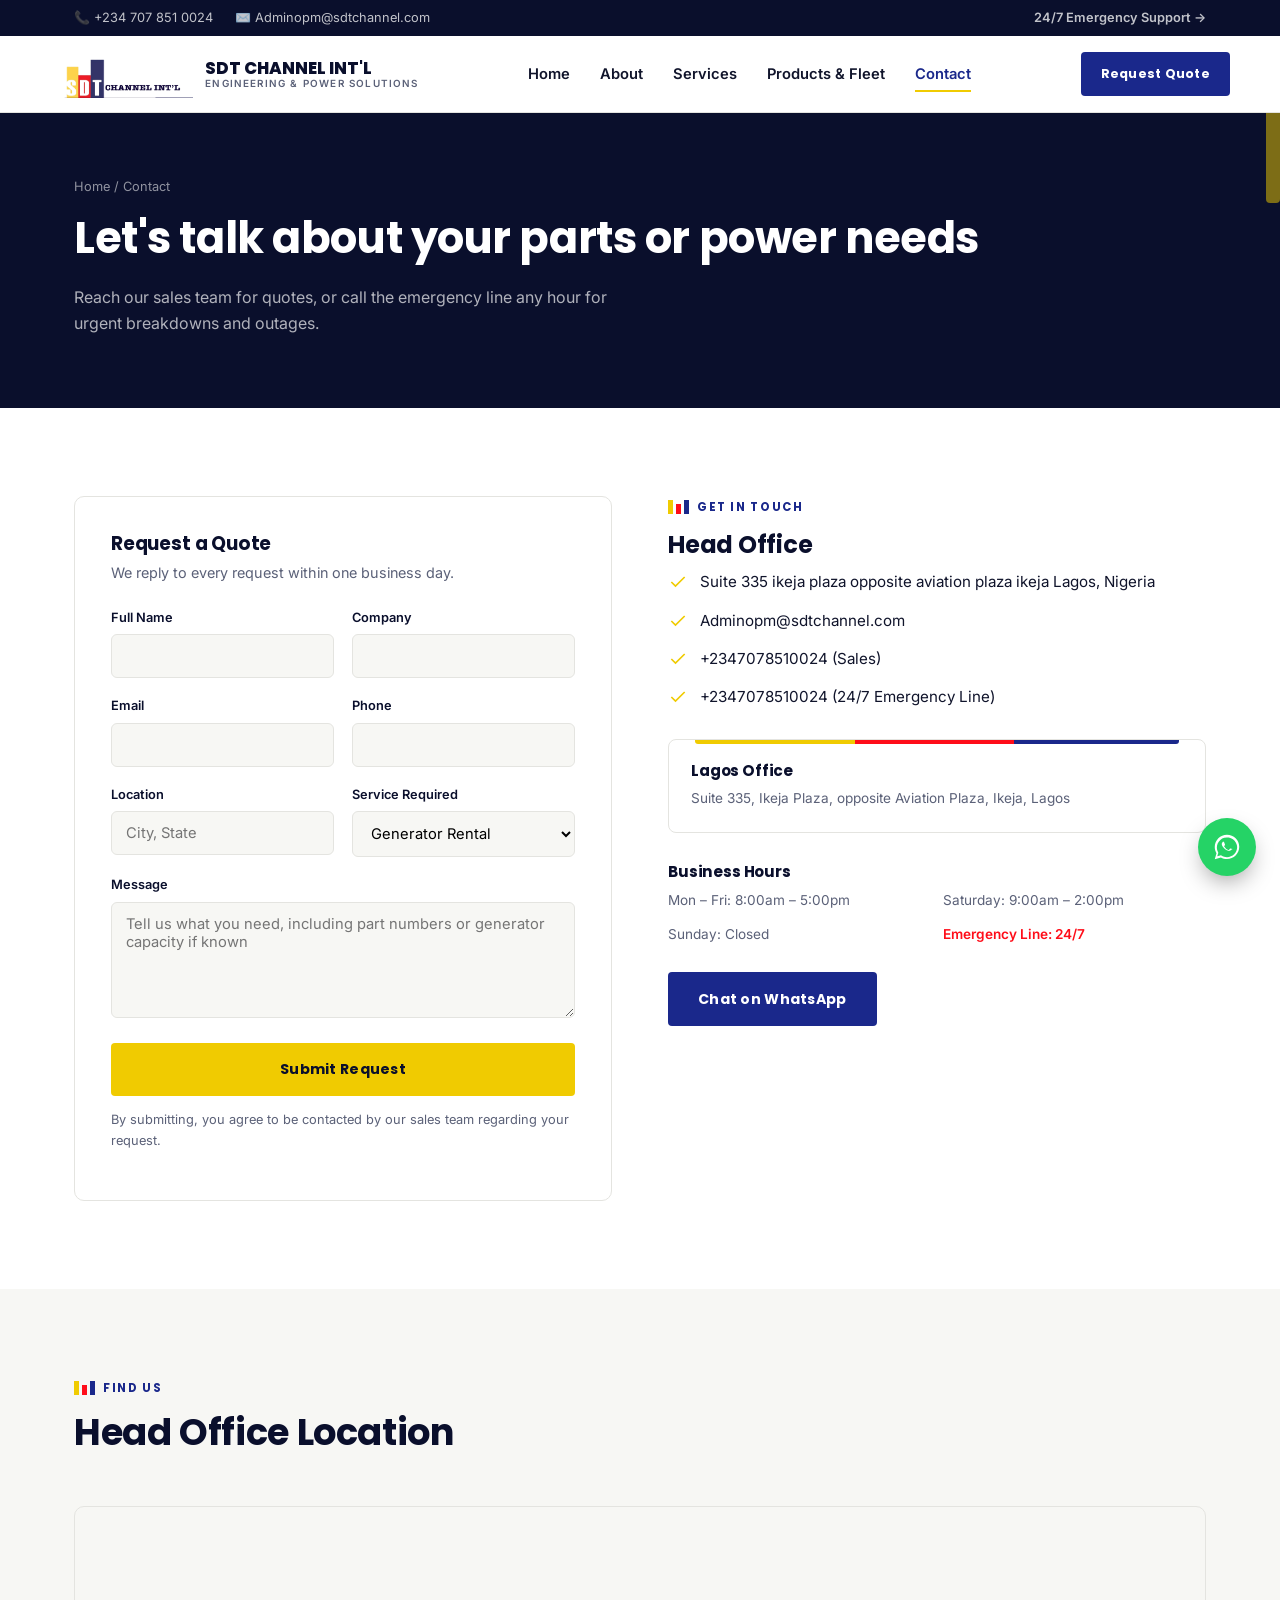
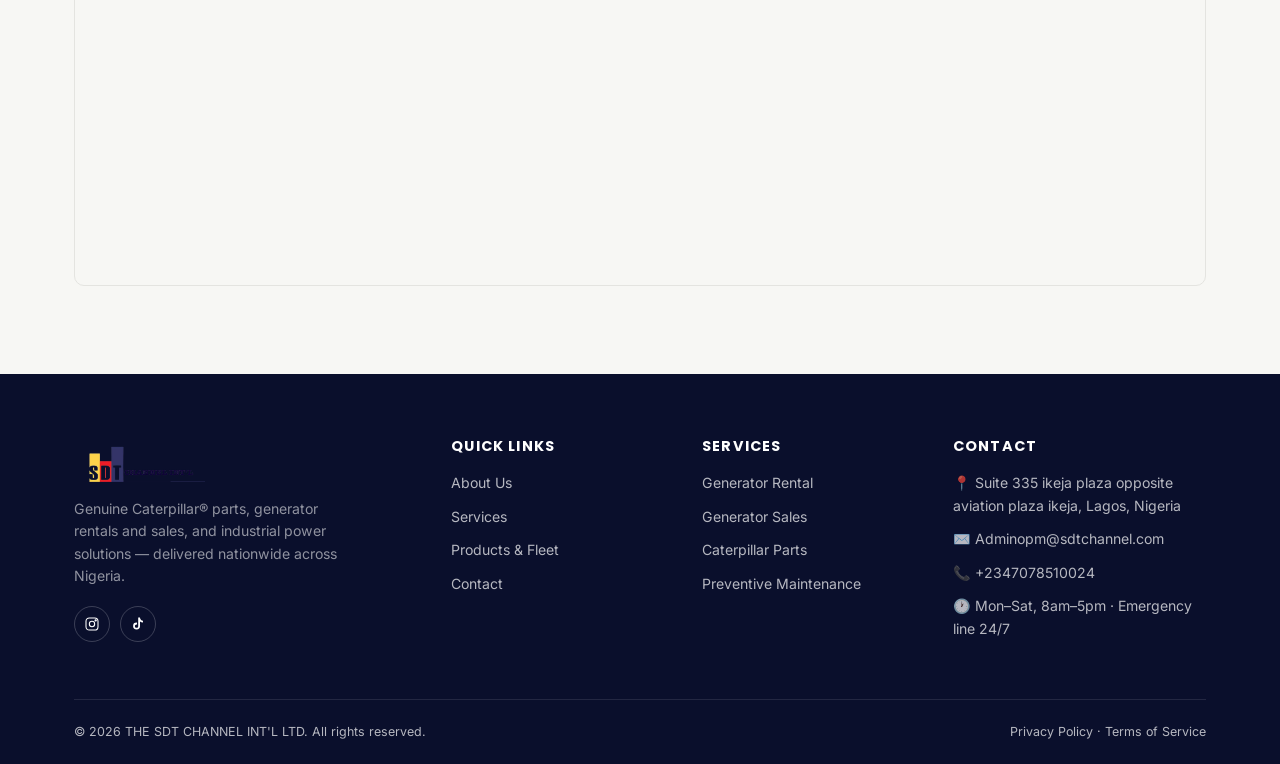
<file: contact.html>
<!DOCTYPE html>
<html lang="en">
<head>
<meta charset="UTF-8">
<meta name="viewport" content="width=device-width, initial-scale=1.0">
<title>Contact Us | THE SDT CHANNEL INT'L LTD</title>
<meta name="description" content="Get in touch with THE SDT CHANNEL INT'L LTD for quotes on Caterpillar parts, generator rentals and sales, or emergency technical support.">
<link rel="icon" href="assets/logo.png">
<link rel="stylesheet" href="assets/style.css">
<noscript><style>body{opacity:1 !important;}</style></noscript>
</head>
<body>

<header class="site-header">
  <div class="topbar">
    <div class="container">
      <div class="topbar-links">
        <a href="tel:+2347078510024">📞 +234 707 851 0024</a>
        <a href="mailto:Adminopm@sdtchannel.com">✉️ Adminopm@sdtchannel.com</a>
      </div>
      <a href="contact.html" class="topbar-emergency">24/7 Emergency Support →</a>
    </div>
  </div>
  <nav class="container navbar">
    <a href="index.html" class="brand">
      <img src="assets/logo.png" alt="THE SDT CHANNEL INT'L LTD logo">
      <span class="brand-text">SDT CHANNEL INT'L<small>Engineering &amp; Power Solutions</small></span>
    </a>
    <div class="nav-links">
      <a href="index.html">Home</a>
      <a href="about.html">About</a>
      <a href="services.html">Services</a>
      <a href="products.html">Products &amp; Fleet</a>
      <a href="contact.html" class="active">Contact</a>
    </div>
    <div class="nav-cta">
      <a href="contact.html" class="btn btn-navy btn-sm">Request Quote</a>
      <button class="nav-toggle" aria-label="Toggle menu" aria-expanded="false">
        <span></span><span></span><span></span>
      </button>
    </div>
  </nav>
</header>

<section class="page-hero">
  <div class="page-hero-blocks"><span></span><span></span><span></span></div>
  <div class="container">
    <div class="crumb"><a href="index.html">Home</a> / Contact</div>
    <h1>Let's talk about your parts or power needs</h1>
    <p>Reach our sales team for quotes, or call the emergency line any hour for urgent breakdowns and outages.</p>
  </div>
</section>

<section>
  <div class="container two-col" style="align-items:start;">
    <div class="form-panel">
      <h3 style="margin-bottom:6px;">Request a Quote</h3>
      <p style="font-size:.9rem;margin-bottom:24px;">We reply to every request within one business day.</p>
      <form data-quote-form>
        <div class="form-row">
          <div class="field"><label for="c-name">Full Name</label><input id="c-name" type="text" required></div>
          <div class="field"><label for="c-company">Company</label><input id="c-company" type="text"></div>
        </div>
        <div class="form-row">
          <div class="field"><label for="c-email">Email</label><input id="c-email" type="email" required></div>
          <div class="field"><label for="c-phone">Phone</label><input id="c-phone" type="tel" required></div>
        </div>
        <div class="form-row">
          <div class="field"><label for="c-location">Location</label><input id="c-location" type="text" placeholder="City, State"></div>
          <div class="field">
            <label for="c-service">Service Required</label>
            <select id="c-service">
              <option>Generator Rental</option>
              <option>Generator Sales</option>
              <option>Heavy Equipment Parts</option>
              <option>Preventive Maintenance</option>
              <option>Equipment Servicing</option>
              <option>Other</option>
            </select>
          </div>
        </div>
        <div class="field" style="margin-bottom:18px;">
          <label for="c-message">Message</label>
          <textarea id="c-message" rows="5" placeholder="Tell us what you need, including part numbers or generator capacity if known"></textarea>
        </div>
        <button type="submit" class="btn btn-gold btn-block">Submit Request</button>
        <p class="form-note">By submitting, you agree to be contacted by our sales team regarding your request.</p>
      </form>
      <div class="form-success">Thank you — your request has been received. Our team will respond within one business day.</div>
    </div>

    <div>
      <div class="eyebrow"><span class="block-mark"><span></span><span></span><span></span></span> Get in Touch</div>
      <h2>Head Office</h2>
      <ul class="check-list" style="margin-bottom:30px;">
        <li><svg viewBox="0 0 24 24" fill="none" stroke-width="2"><path d="M20 6L9 17l-5-5"/></svg> Suite 335 ikeja plaza opposite aviation plaza ikeja Lagos, Nigeria</li>
        <li><svg viewBox="0 0 24 24" fill="none" stroke-width="2"><path d="M20 6L9 17l-5-5"/></svg> Adminopm@sdtchannel.com</li>
        <li><svg viewBox="0 0 24 24" fill="none" stroke-width="2"><path d="M20 6L9 17l-5-5"/></svg> +2347078510024 (Sales)</li>
        <li><svg viewBox="0 0 24 24" fill="none" stroke-width="2"><path d="M20 6L9 17l-5-5"/></svg> +2347078510024 (24/7 Emergency Line)</li>
      </ul>

      <div class="card" style="padding:22px;margin-bottom:30px;">
        <h4 style="font-size:.95rem;margin-bottom:8px;">Lagos Office</h4>
        <p style="font-size:.85rem;margin-bottom:0;">Suite 335, Ikeja Plaza, opposite Aviation Plaza, Ikeja, Lagos</p>
      </div>

      <h4 style="font-size:.95rem;margin-bottom:10px;">Business Hours</h4>
      <div class="grid grid-2" style="gap:12px;margin-bottom:26px;">
        <p style="font-size:.85rem;margin:0;">Mon – Fri: 8:00am – 5:00pm</p>
        <p style="font-size:.85rem;margin:0;">Saturday: 9:00am – 2:00pm</p>
        <p style="font-size:.85rem;margin:0;">Sunday: Closed</p>
        <p style="font-size:.85rem;margin:0;color:var(--red);font-weight:600;">Emergency Line: 24/7</p>
      </div>

      <a href="https://wa.me/2347078510024" class="btn btn-navy">Chat on WhatsApp</a>
    </div>
  </div>
</section>

<section class="section-alt">
  <div class="container">
    <div class="section-head">
      <div class="eyebrow"><span class="block-mark"><span></span><span></span><span></span></span> Find Us</div>
      <h2>Head Office Location</h2>
    </div>
    <div style="border-radius:10px;overflow:hidden;border:1px solid var(--line);height:380px;">
      <iframe title="SDT Channel Int'l Head Office Map" width="100%" height="100%" style="border:0;" loading="lazy"
        src="https://www.google.com/maps/place/Aviation+Plaza/@6.592515,3.3374187,17z/data=!4m22!1m15!4m14!1m6!1m2!1s0x103b9222065553c3:0xf717a80339708d59!2sComputer+Village+Ikeja,+Lagos,+Kudirat+Abiola+Way,+Allen,+Ikeja+101233,+Lagos!2m2!1d3.3403652!2d6.5946427!1m6!1m2!1s0x103b935123b15aed:0x716622834b80aeeb!2sAviation+Plaza,+Ikeja,+Lagos+101233,+Lagos!2m2!1d3.3422781!2d6.592508!3m5!1s0x103b935123b15aed:0x716622834b80aeeb!8m2!3d6.592508!4d3.3422781!16s%2Fg%2F11gm7pg2qg?entry=ttu&g_ep=EgoyMDI2MDYyOS4wIKXMDSoASAFQAw%3D%3D">
      </iframe>
    </div>
  </div>
</section>

<footer class="site-footer">
  <div class="container">
    <div class="footer-grid">
      <div class="footer-brand">
        <img src="assets/logo.png" alt="THE SDT CHANNEL INT'L LTD logo">
        <p>Genuine Caterpillar® parts, generator rentals and sales, and industrial power solutions — delivered nationwide across Nigeria.</p>
        <div class="social-row">
          <a href="https://www.instagram.com/_sdtchannel/" target="_blank" rel="noopener" aria-label="Instagram"><svg viewBox="0 0 24 24" fill="none" stroke="#fff" stroke-width="1.6"><rect x="3" y="3" width="18" height="18" rx="5"/><circle cx="12" cy="12" r="4"/><circle cx="17.5" cy="6.5" r="1"/></svg></a>
          <a href="https://www.tiktok.com/@sdtchannelcargo/" target="_blank" rel="noopener" aria-label="TikTok"><svg viewBox="0 0 24 24" fill="#fff"><path d="M16.6 5.82c-1.02-.9-1.62-2.16-1.66-3.51H12.3v13.02c0 1.36-1.1 2.47-2.47 2.47s-2.47-1.1-2.47-2.47 1.1-2.47 2.47-2.47c.26 0 .5.04.74.11V9.98a5.14 5.14 0 0 0-.74-.05 5.19 5.19 0 0 0-5.19 5.19 5.19 5.19 0 0 0 5.19 5.19 5.19 5.19 0 0 0 5.19-5.19V8.4a7.62 7.62 0 0 0 4.45 1.43V7.16a4.6 4.6 0 0 1-2.87-1.34z"/></svg></a>
        </div>
</div>
      <div>
        <h4>Quick Links</h4>
        <ul>
          <li><a href="about.html">About Us</a></li>
          <li><a href="services.html">Services</a></li>
          <li><a href="products.html">Products &amp; Fleet</a></li>
          <li><a href="contact.html">Contact</a></li>
        </ul>
      </div>
      <div>
        <h4>Services</h4>
        <ul>
          <li><a href="services.html">Generator Rental</a></li>
          <li><a href="services.html">Generator Sales</a></li>
          <li><a href="products.html">Caterpillar Parts</a></li>
          <li><a href="services.html">Preventive Maintenance</a></li>
        </ul>
      </div>
      <div>
        <h4>Contact</h4>
        <ul>
          <li>📍 Suite 335 ikeja plaza opposite aviation plaza ikeja, Lagos, Nigeria</li>
          <li>✉️ Adminopm@sdtchannel.com</li>
          <li>📞 +2347078510024</li>
          <li>🕐 Mon–Sat, 8am–5pm · Emergency line 24/7</li>
        </ul>
      </div>
    </div>
    <div class="footer-bottom">
      <span>© 2026 THE SDT CHANNEL INT'L LTD. All rights reserved.</span>
      <span><a href="#">Privacy Policy</a> · <a href="#">Terms of Service</a></span>
    </div>
  </div>
</footer>
<a href="https://wa.me/2347078510024" class="whatsapp-fab" aria-label="Chat on WhatsApp">
  <svg viewBox="0 0 32 32"><path d="M16 2C8.3 2 2 8.3 2 16c0 2.6.7 5 2 7.1L2 30l7.1-2c2 1.1 4.4 1.8 6.9 1.8 7.7 0 14-6.3 14-14S23.7 2 16 2zm0 25.6c-2.3 0-4.5-.6-6.4-1.8l-.5-.3-4.2 1.2 1.2-4.1-.3-.5A11.6 11.6 0 1 1 27.6 16c0 6.4-5.2 11.6-11.6 11.6zm6.4-8.7c-.3-.2-2-1-2.3-1.1-.3-.1-.5-.2-.8.2s-.9 1.1-1.1 1.3-.4.3-.8.1a9.3 9.3 0 0 1-4.6-4c-.3-.6.3-.5.9-1.7.1-.2 0-.4 0-.5S12.9 11 12.7 10.5c-.2-.5-.4-.4-.6-.4h-.5c-.2 0-.5.1-.7.4s-.9.9-.9 2.2.9 2.6 1.1 2.8c.1.2 1.9 3 4.7 4.1.7.3 1.2.5 1.6.6.7.2 1.3.2 1.8.1.6-.1 1.7-.7 2-1.4.2-.6.2-1.2.1-1.4z"/></svg>
</a>

<script src="assets/script.js"></script>
</body>
</html>
</file>
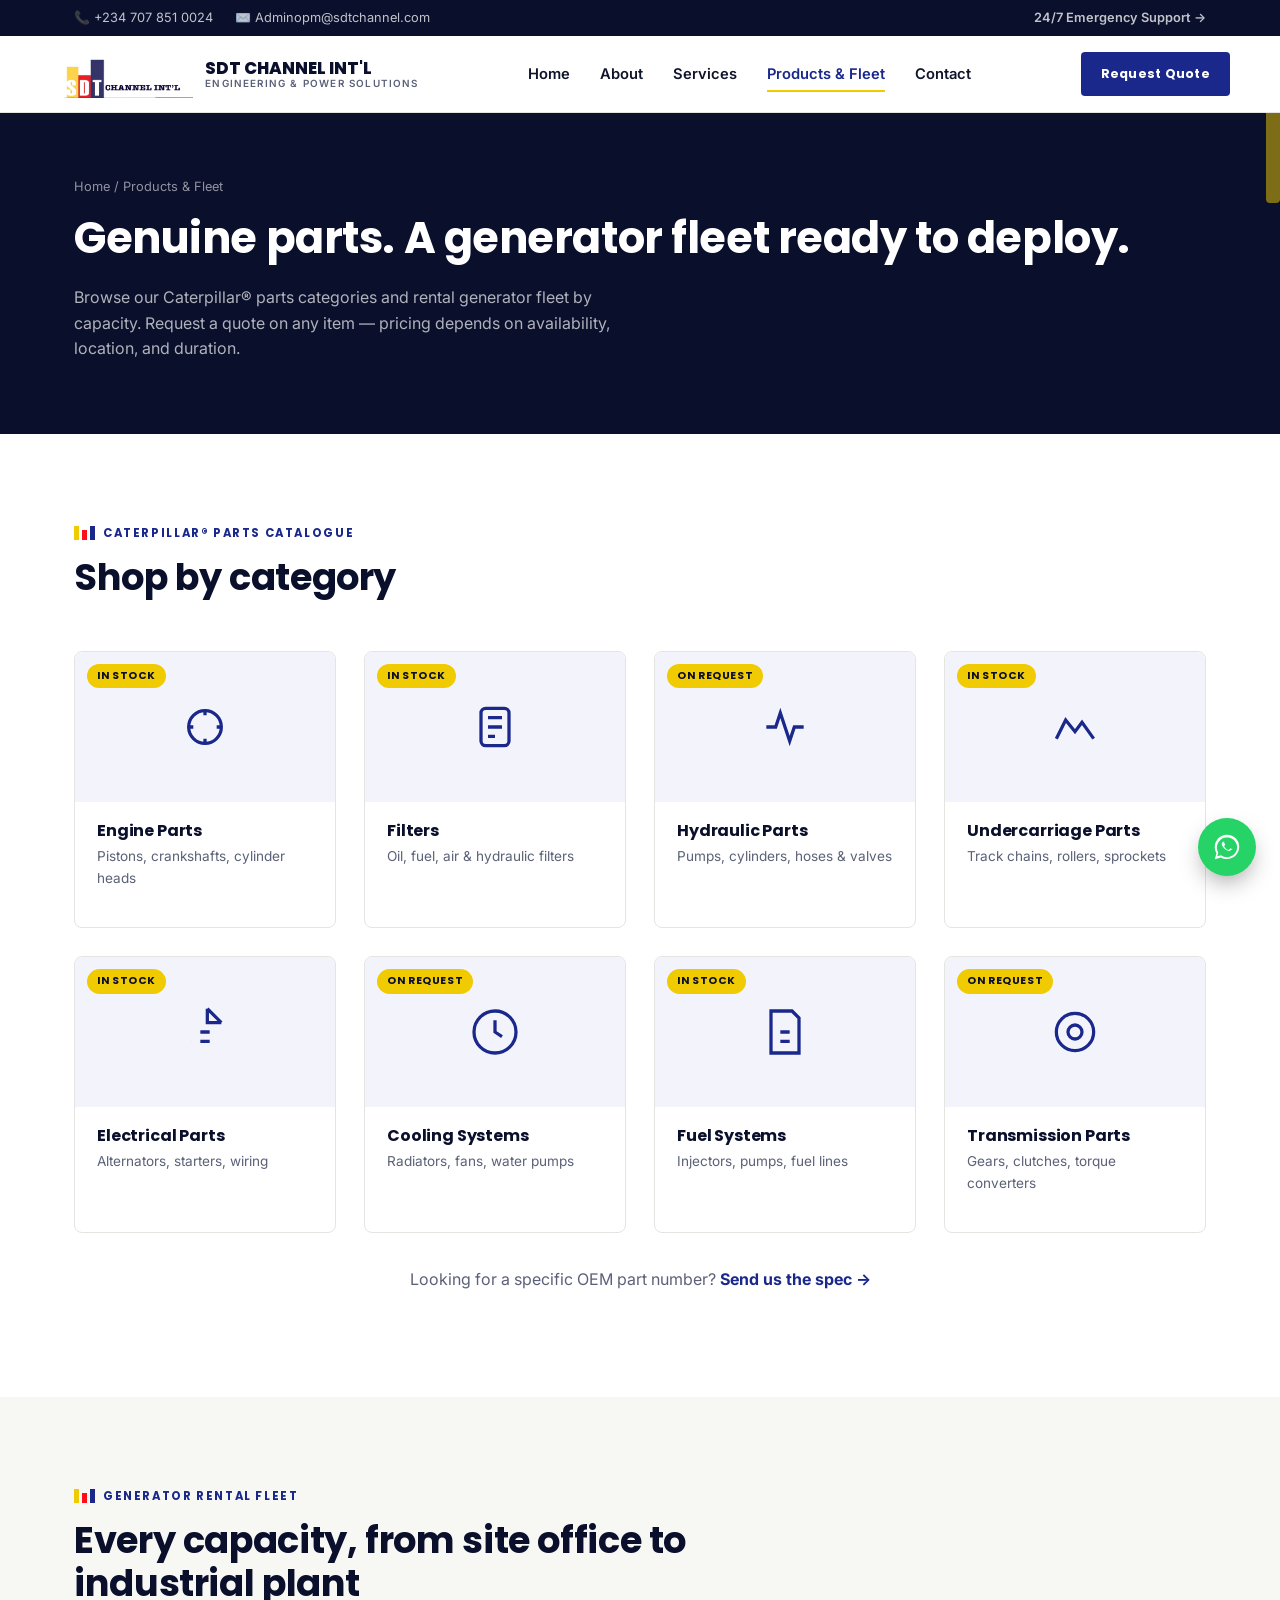
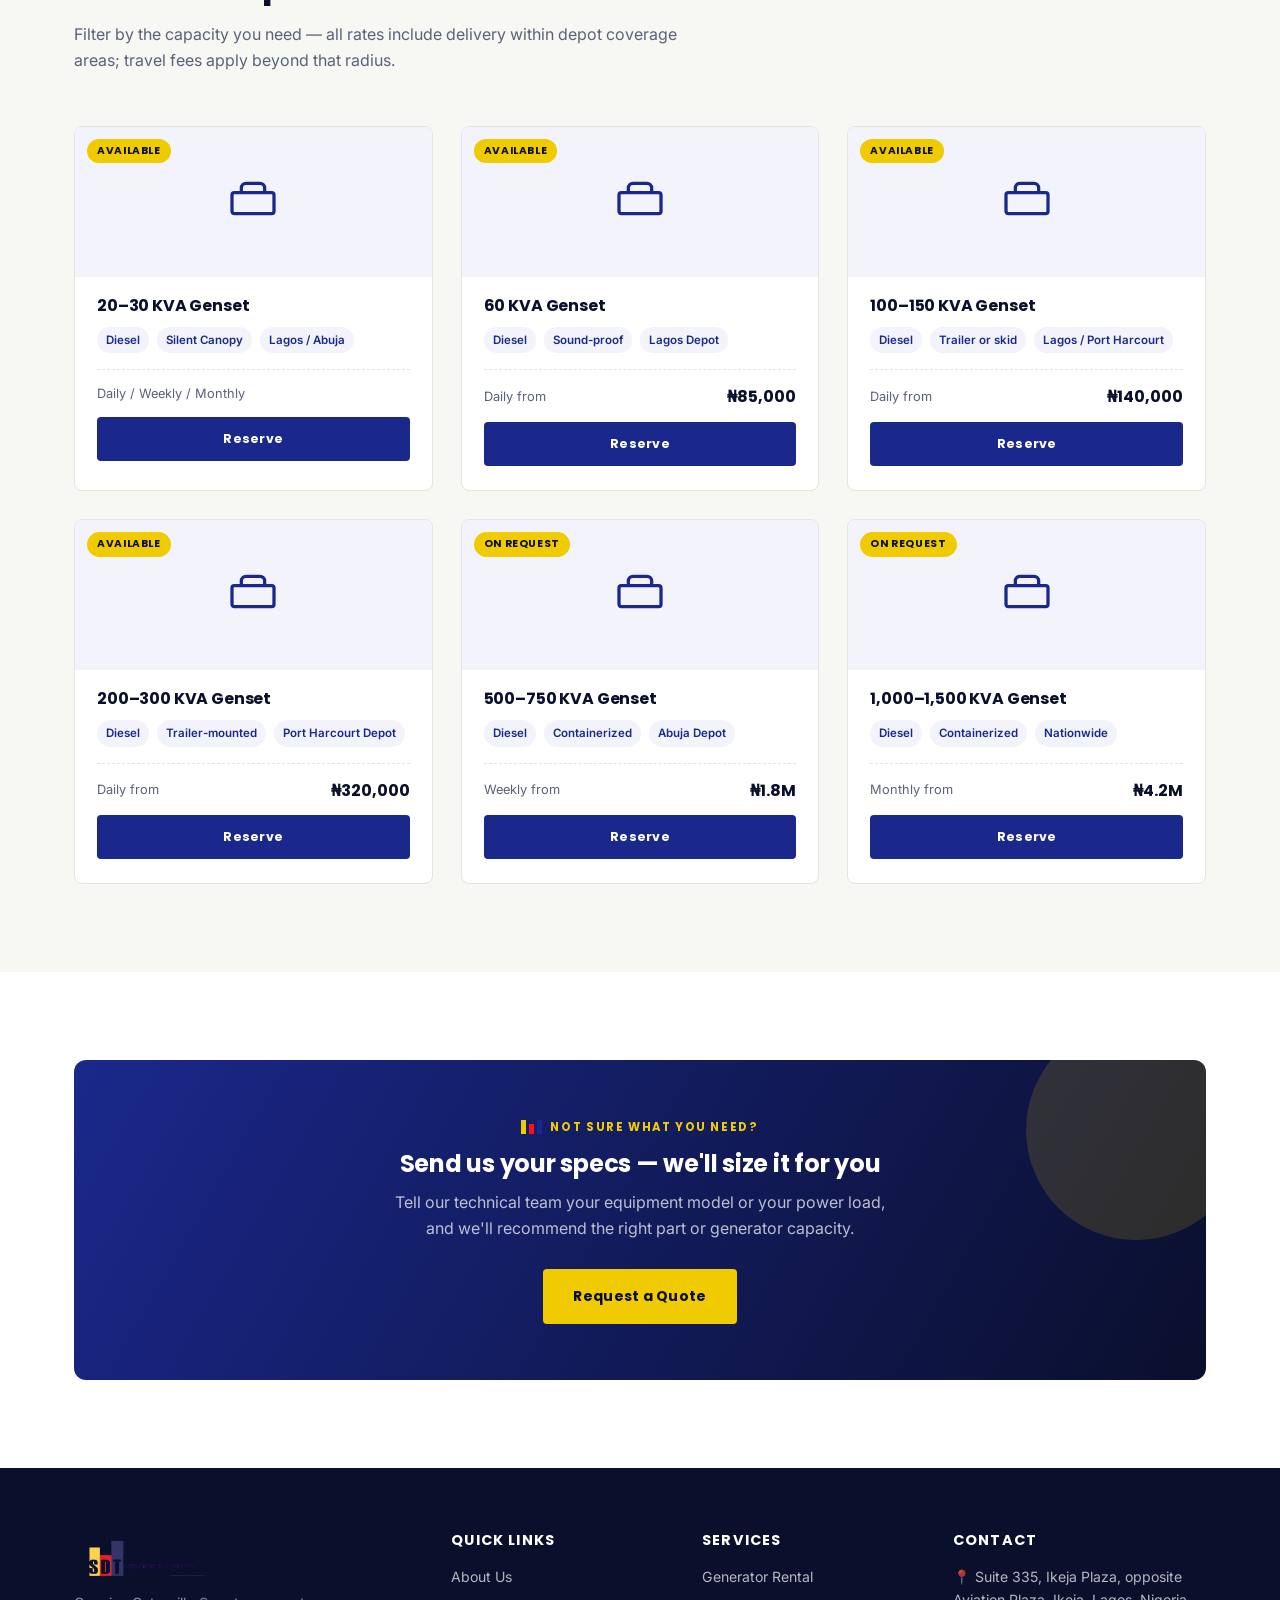
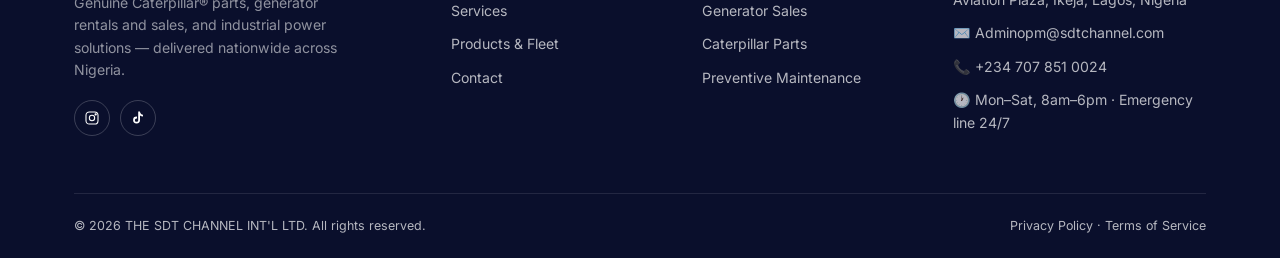
<file: products.html>
<!DOCTYPE html>
<html lang="en">
<head>
<meta charset="UTF-8">
<meta name="viewport" content="width=device-width, initial-scale=1.0">
<title>Products &amp; Rental Fleet | THE SDT CHANNEL INT'L LTD</title>
<meta name="description" content="Genuine Caterpillar parts catalogue and diesel generator rental fleet from 20 KVA to 1,500 KVA, with daily, weekly, and monthly rates.">
<link rel="icon" href="assets/logo.png">
<link rel="stylesheet" href="assets/style.css">
<noscript><style>body{opacity:1 !important;}</style></noscript>
</head>
<body>

<header class="site-header">
  <div class="topbar">
    <div class="container">
      <div class="topbar-links">
        <a href="tel:+2347078510024">📞 +234 707 851 0024</a>
        <a href="mailto:Adminopm@sdtchannel.com">✉️ Adminopm@sdtchannel.com</a>
      </div>
      <a href="contact.html" class="topbar-emergency">24/7 Emergency Support →</a>
    </div>
  </div>
  <nav class="container navbar">
    <a href="index.html" class="brand">
      <img src="assets/logo.png" alt="THE SDT CHANNEL INT'L LTD logo">
      <span class="brand-text">SDT CHANNEL INT'L<small>Engineering &amp; Power Solutions</small></span>
    </a>
    <div class="nav-links">
      <a href="index.html">Home</a>
      <a href="about.html">About</a>
      <a href="services.html">Services</a>
      <a href="products.html" class="active">Products &amp; Fleet</a>
      <a href="contact.html">Contact</a>
    </div>
    <div class="nav-cta">
      <a href="contact.html" class="btn btn-navy btn-sm">Request Quote</a>
      <button class="nav-toggle" aria-label="Toggle menu" aria-expanded="false">
        <span></span><span></span><span></span>
      </button>
    </div>
  </nav>
</header>

<section class="page-hero">
  <div class="page-hero-blocks"><span></span><span></span><span></span></div>
  <div class="container">
    <div class="crumb"><a href="index.html">Home</a> / Products &amp; Fleet</div>
    <h1>Genuine parts. A generator fleet ready to deploy.</h1>
    <p>Browse our Caterpillar® parts categories and rental generator fleet by capacity. Request a quote on any item — pricing depends on availability, location, and duration.</p>
  </div>
</section>

<!-- PRODUCT CATEGORIES -->
<section>
  <div class="container">
    <div class="section-head">
      <div class="eyebrow"><span class="block-mark"><span></span><span></span><span></span></span> Caterpillar® Parts Catalogue</div>
      <h2>Shop by category</h2>
    </div>
    <div class="grid grid-4">
      <div class="pcard"><div class="pcard-media"><span class="pcard-tag">In Stock</span><svg viewBox="0 0 24 24" fill="none" stroke-width="1.4"><circle cx="12" cy="12" r="7"/><path d="M12 5v2M12 17v2M5 12h2M17 12h2"/></svg></div><div class="pcard-body"><h3>Engine Parts</h3><p style="font-size:.85rem;">Pistons, crankshafts, cylinder heads</p></div></div>
      <div class="pcard"><div class="pcard-media"><span class="pcard-tag">In Stock</span><svg viewBox="0 0 24 24" fill="none" stroke-width="1.4"><rect x="6" y="4" width="12" height="16" rx="2"/><path d="M9 8h6M9 12h6M9 16h3"/></svg></div><div class="pcard-body"><h3>Filters</h3><p style="font-size:.85rem;">Oil, fuel, air &amp; hydraulic filters</p></div></div>
      <div class="pcard"><div class="pcard-media"><span class="pcard-tag">On Request</span><svg viewBox="0 0 24 24" fill="none" stroke-width="1.4"><path d="M4 12h4l2-6 4 12 2-6h4"/></svg></div><div class="pcard-body"><h3>Hydraulic Parts</h3><p style="font-size:.85rem;">Pumps, cylinders, hoses &amp; valves</p></div></div>
      <div class="pcard"><div class="pcard-media"><span class="pcard-tag">In Stock</span><svg viewBox="0 0 24 24" fill="none" stroke-width="1.4"><path d="M4 17l4-8 4 5 3-4 5 7"/></svg></div><div class="pcard-body"><h3>Undercarriage Parts</h3><p style="font-size:.85rem;">Track chains, rollers, sprockets</p></div></div>
      <div class="pcard"><div class="pcard-media"><span class="pcard-tag">In Stock</span><svg viewBox="0 0 24 24" fill="none" stroke-width="1.4"><path d="M13 2v6h6M13 2L19 8M6 12h.01M6 16h.01M10 12h4M10 16h4"/></svg></div><div class="pcard-body"><h3>Electrical Parts</h3><p style="font-size:.85rem;">Alternators, starters, wiring</p></div></div>
      <div class="pcard"><div class="pcard-media"><span class="pcard-tag">On Request</span><svg viewBox="0 0 24 24" fill="none" stroke-width="1.4"><path d="M3 12a9 9 0 1 0 18 0 9 9 0 0 0-18 0z"/><path d="M12 7v5l3 2"/></svg></div><div class="pcard-body"><h3>Cooling Systems</h3><p style="font-size:.85rem;">Radiators, fans, water pumps</p></div></div>
      <div class="pcard"><div class="pcard-media"><span class="pcard-tag">In Stock</span><svg viewBox="0 0 24 24" fill="none" stroke-width="1.4"><path d="M6 3h9l3 3v15H6z"/><path d="M10 12h4M10 16h4"/></svg></div><div class="pcard-body"><h3>Fuel Systems</h3><p style="font-size:.85rem;">Injectors, pumps, fuel lines</p></div></div>
      <div class="pcard"><div class="pcard-media"><span class="pcard-tag">On Request</span><svg viewBox="0 0 24 24" fill="none" stroke-width="1.4"><circle cx="12" cy="12" r="8"/><circle cx="12" cy="12" r="3"/></svg></div><div class="pcard-body"><h3>Transmission Parts</h3><p style="font-size:.85rem;">Gears, clutches, torque converters</p></div></div>
    </div>
    <p style="text-align:center;margin-top:34px;">Looking for a specific OEM part number? <a href="contact.html" style="color:var(--navy);font-weight:700;">Send us the spec →</a></p>
  </div>
</section>

<!-- RENTAL FLEET -->
<section class="section-alt">
  <div class="container">
    <div class="section-head">
      <div class="eyebrow"><span class="block-mark"><span></span><span></span><span></span></span> Generator Rental Fleet</div>
      <h2>Every capacity, from site office to industrial plant</h2>
      <p>Filter by the capacity you need — all rates include delivery within depot coverage areas; travel fees apply beyond that radius.</p>
    </div>
    <div class="grid grid-3">

      <div class="pcard">
        <div class="pcard-media"><span class="pcard-tag">Available</span><svg viewBox="0 0 24 24" fill="none" stroke-width="1.4"><rect x="3" y="8" width="18" height="9" rx="1"/><path d="M7 8V6a2 2 0 0 1 2-2h6a2 2 0 0 1 2 2v2"/></svg></div>
        <div class="pcard-body">
          <h3>20–30 KVA Genset</h3>
          <div class="pcard-specs"><span>Diesel</span><span>Silent Canopy</span><span>Lagos / Abuja</span></div>
          <div class="pcard-rate"><span style="font-size:.8rem;color:var(--slate);">Daily / Weekly / Monthly</span></div>
          <a href="contact.html" class="btn btn-navy btn-block btn-sm" style="margin-top:12px;">Reserve</a>
        </div>
      </div>

      <div class="pcard">
        <div class="pcard-media"><span class="pcard-tag">Available</span><svg viewBox="0 0 24 24" fill="none" stroke-width="1.4"><rect x="3" y="8" width="18" height="9" rx="1"/><path d="M7 8V6a2 2 0 0 1 2-2h6a2 2 0 0 1 2 2v2"/></svg></div>
        <div class="pcard-body">
          <h3>60 KVA Genset</h3>
          <div class="pcard-specs"><span>Diesel</span><span>Sound-proof</span><span>Lagos Depot</span></div>
          <div class="pcard-rate"><span style="font-size:.8rem;color:var(--slate);">Daily from</span><strong>₦85,000</strong></div>
          <a href="contact.html" class="btn btn-navy btn-block btn-sm" style="margin-top:12px;">Reserve</a>
        </div>
      </div>

      <div class="pcard">
        <div class="pcard-media"><span class="pcard-tag">Available</span><svg viewBox="0 0 24 24" fill="none" stroke-width="1.4"><rect x="3" y="8" width="18" height="9" rx="1"/><path d="M7 8V6a2 2 0 0 1 2-2h6a2 2 0 0 1 2 2v2"/></svg></div>
        <div class="pcard-body">
          <h3>100–150 KVA Genset</h3>
          <div class="pcard-specs"><span>Diesel</span><span>Trailer or skid</span><span>Lagos / Port Harcourt</span></div>
          <div class="pcard-rate"><span style="font-size:.8rem;color:var(--slate);">Daily from</span><strong>₦140,000</strong></div>
          <a href="contact.html" class="btn btn-navy btn-block btn-sm" style="margin-top:12px;">Reserve</a>
        </div>
      </div>

      <div class="pcard">
        <div class="pcard-media"><span class="pcard-tag">Available</span><svg viewBox="0 0 24 24" fill="none" stroke-width="1.4"><rect x="3" y="8" width="18" height="9" rx="1"/><path d="M7 8V6a2 2 0 0 1 2-2h6a2 2 0 0 1 2 2v2"/></svg></div>
        <div class="pcard-body">
          <h3>200–300 KVA Genset</h3>
          <div class="pcard-specs"><span>Diesel</span><span>Trailer-mounted</span><span>Port Harcourt Depot</span></div>
          <div class="pcard-rate"><span style="font-size:.8rem;color:var(--slate);">Daily from</span><strong>₦320,000</strong></div>
          <a href="contact.html" class="btn btn-navy btn-block btn-sm" style="margin-top:12px;">Reserve</a>
        </div>
      </div>

      <div class="pcard">
        <div class="pcard-media"><span class="pcard-tag">On Request</span><svg viewBox="0 0 24 24" fill="none" stroke-width="1.4"><rect x="3" y="8" width="18" height="9" rx="1"/><path d="M7 8V6a2 2 0 0 1 2-2h6a2 2 0 0 1 2 2v2"/></svg></div>
        <div class="pcard-body">
          <h3>500–750 KVA Genset</h3>
          <div class="pcard-specs"><span>Diesel</span><span>Containerized</span><span>Abuja Depot</span></div>
          <div class="pcard-rate"><span style="font-size:.8rem;color:var(--slate);">Weekly from</span><strong>₦1.8M</strong></div>
          <a href="contact.html" class="btn btn-navy btn-block btn-sm" style="margin-top:12px;">Reserve</a>
        </div>
      </div>

      <div class="pcard">
        <div class="pcard-media"><span class="pcard-tag">On Request</span><svg viewBox="0 0 24 24" fill="none" stroke-width="1.4"><rect x="3" y="8" width="18" height="9" rx="1"/><path d="M7 8V6a2 2 0 0 1 2-2h6a2 2 0 0 1 2 2v2"/></svg></div>
        <div class="pcard-body">
          <h3>1,000–1,500 KVA Genset</h3>
          <div class="pcard-specs"><span>Diesel</span><span>Containerized</span><span>Nationwide</span></div>
          <div class="pcard-rate"><span style="font-size:.8rem;color:var(--slate);">Monthly from</span><strong>₦4.2M</strong></div>
          <a href="contact.html" class="btn btn-navy btn-block btn-sm" style="margin-top:12px;">Reserve</a>
        </div>
      </div>

    </div>
  </div>
</section>

<section>
  <div class="container">
    <div class="cta-band">
      <div class="eyebrow" style="justify-content:center;color:var(--gold);"><span class="block-mark"><span></span><span></span><span></span></span> Not Sure What You Need?</div>
      <h2>Send us your specs — we'll size it for you</h2>
      <p>Tell our technical team your equipment model or your power load, and we'll recommend the right part or generator capacity.</p>
      <div class="cta-actions">
        <a href="contact.html" class="btn btn-gold">Request a Quote</a>
      </div>
    </div>
  </div>
</section>

<footer class="site-footer">
  <div class="container">
    <div class="footer-grid">
      <div class="footer-brand">
        <img src="assets/logo.png" alt="THE SDT CHANNEL INT'L LTD logo">
        <p>Genuine Caterpillar® parts, generator rentals and sales, and industrial power solutions — delivered nationwide across Nigeria.</p>
        <div class="social-row">
          <a href="https://www.instagram.com/_sdtchannel/" target="_blank" rel="noopener" aria-label="Instagram"><svg viewBox="0 0 24 24" fill="none" stroke="#fff" stroke-width="1.6"><rect x="3" y="3" width="18" height="18" rx="5"/><circle cx="12" cy="12" r="4"/><circle cx="17.5" cy="6.5" r="1"/></svg></a>
          <a href="https://www.tiktok.com/@sdtchannelcargo/" target="_blank" rel="noopener" aria-label="TikTok"><svg viewBox="0 0 24 24" fill="#fff"><path d="M16.6 5.82c-1.02-.9-1.62-2.16-1.66-3.51H12.3v13.02c0 1.36-1.1 2.47-2.47 2.47s-2.47-1.1-2.47-2.47 1.1-2.47 2.47-2.47c.26 0 .5.04.74.11V9.98a5.14 5.14 0 0 0-.74-.05 5.19 5.19 0 0 0-5.19 5.19 5.19 5.19 0 0 0 5.19 5.19 5.19 5.19 0 0 0 5.19-5.19V8.4a7.62 7.62 0 0 0 4.45 1.43V7.16a4.6 4.6 0 0 1-2.87-1.34z"/></svg></a>
        </div>
</div>
      <div>
        <h4>Quick Links</h4>
        <ul>
          <li><a href="about.html">About Us</a></li>
          <li><a href="services.html">Services</a></li>
          <li><a href="products.html">Products &amp; Fleet</a></li>
          <li><a href="contact.html">Contact</a></li>
        </ul>
      </div>
      <div>
        <h4>Services</h4>
        <ul>
          <li><a href="services.html">Generator Rental</a></li>
          <li><a href="services.html">Generator Sales</a></li>
          <li><a href="products.html">Caterpillar Parts</a></li>
          <li><a href="services.html">Preventive Maintenance</a></li>
        </ul>
      </div>
      <div>
        <h4>Contact</h4>
        <ul>
          <li>📍 Suite 335, Ikeja Plaza, opposite Aviation Plaza, Ikeja, Lagos, Nigeria</li>
          <li>✉️ Adminopm@sdtchannel.com</li>
          <li>📞 +234 707 851 0024</li>
          <li>🕐 Mon–Sat, 8am–6pm · Emergency line 24/7</li>
        </ul>
      </div>
    </div>
    <div class="footer-bottom">
      <span>© 2026 THE SDT CHANNEL INT'L LTD. All rights reserved.</span>
      <span><a href="#">Privacy Policy</a> · <a href="#">Terms of Service</a></span>
    </div>
  </div>
</footer>
<a href="https://wa.me/2347078510024" class="whatsapp-fab" aria-label="Chat on WhatsApp">
  <svg viewBox="0 0 32 32"><path d="M16 2C8.3 2 2 8.3 2 16c0 2.6.7 5 2 7.1L2 30l7.1-2c2 1.1 4.4 1.8 6.9 1.8 7.7 0 14-6.3 14-14S23.7 2 16 2zm0 25.6c-2.3 0-4.5-.6-6.4-1.8l-.5-.3-4.2 1.2 1.2-4.1-.3-.5A11.6 11.6 0 1 1 27.6 16c0 6.4-5.2 11.6-11.6 11.6zm6.4-8.7c-.3-.2-2-1-2.3-1.1-.3-.1-.5-.2-.8.2s-.9 1.1-1.1 1.3-.4.3-.8.1a9.3 9.3 0 0 1-4.6-4c-.3-.6.3-.5.9-1.7.1-.2 0-.4 0-.5S12.9 11 12.7 10.5c-.2-.5-.4-.4-.6-.4h-.5c-.2 0-.5.1-.7.4s-.9.9-.9 2.2.9 2.6 1.1 2.8c.1.2 1.9 3 4.7 4.1.7.3 1.2.5 1.6.6.7.2 1.3.2 1.8.1.6-.1 1.7-.7 2-1.4.2-.6.2-1.2.1-1.4z"/></svg>
</a>

<script src="assets/script.js"></script>
</body>
</html>
</file>
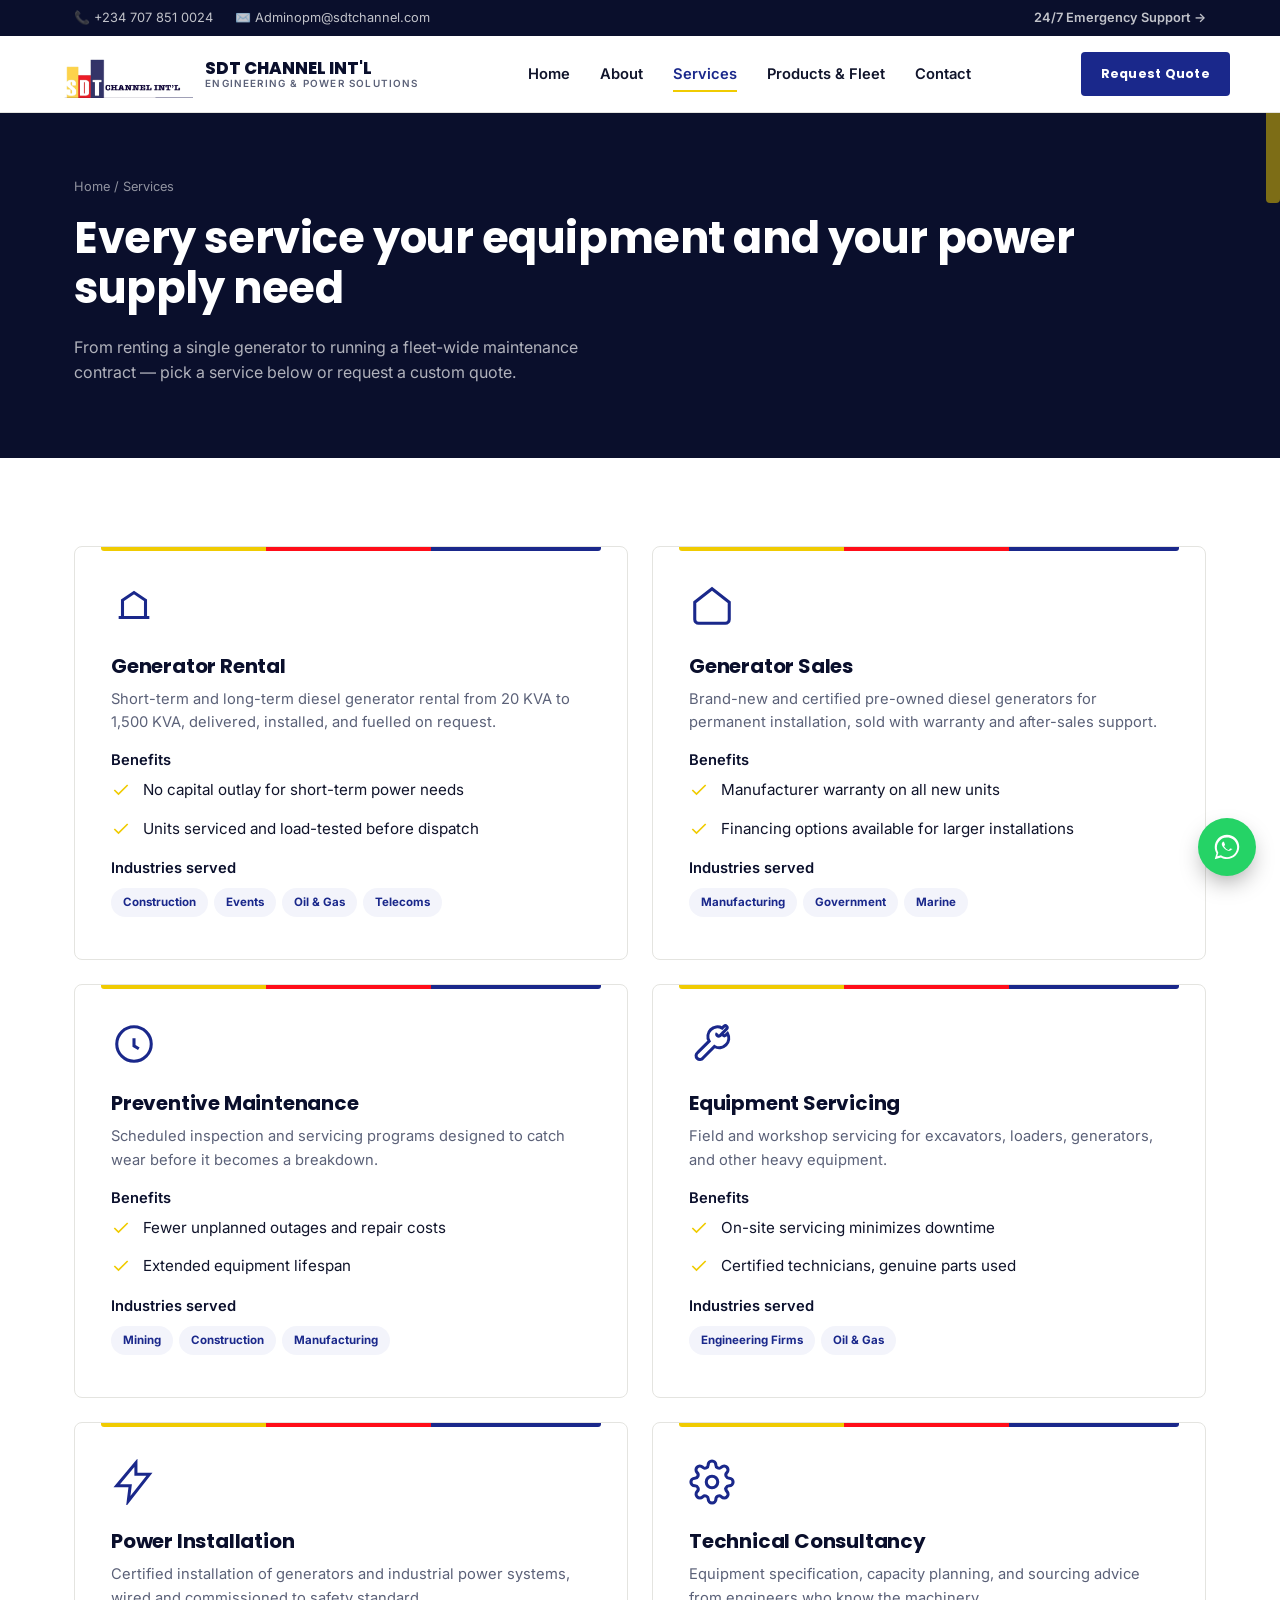
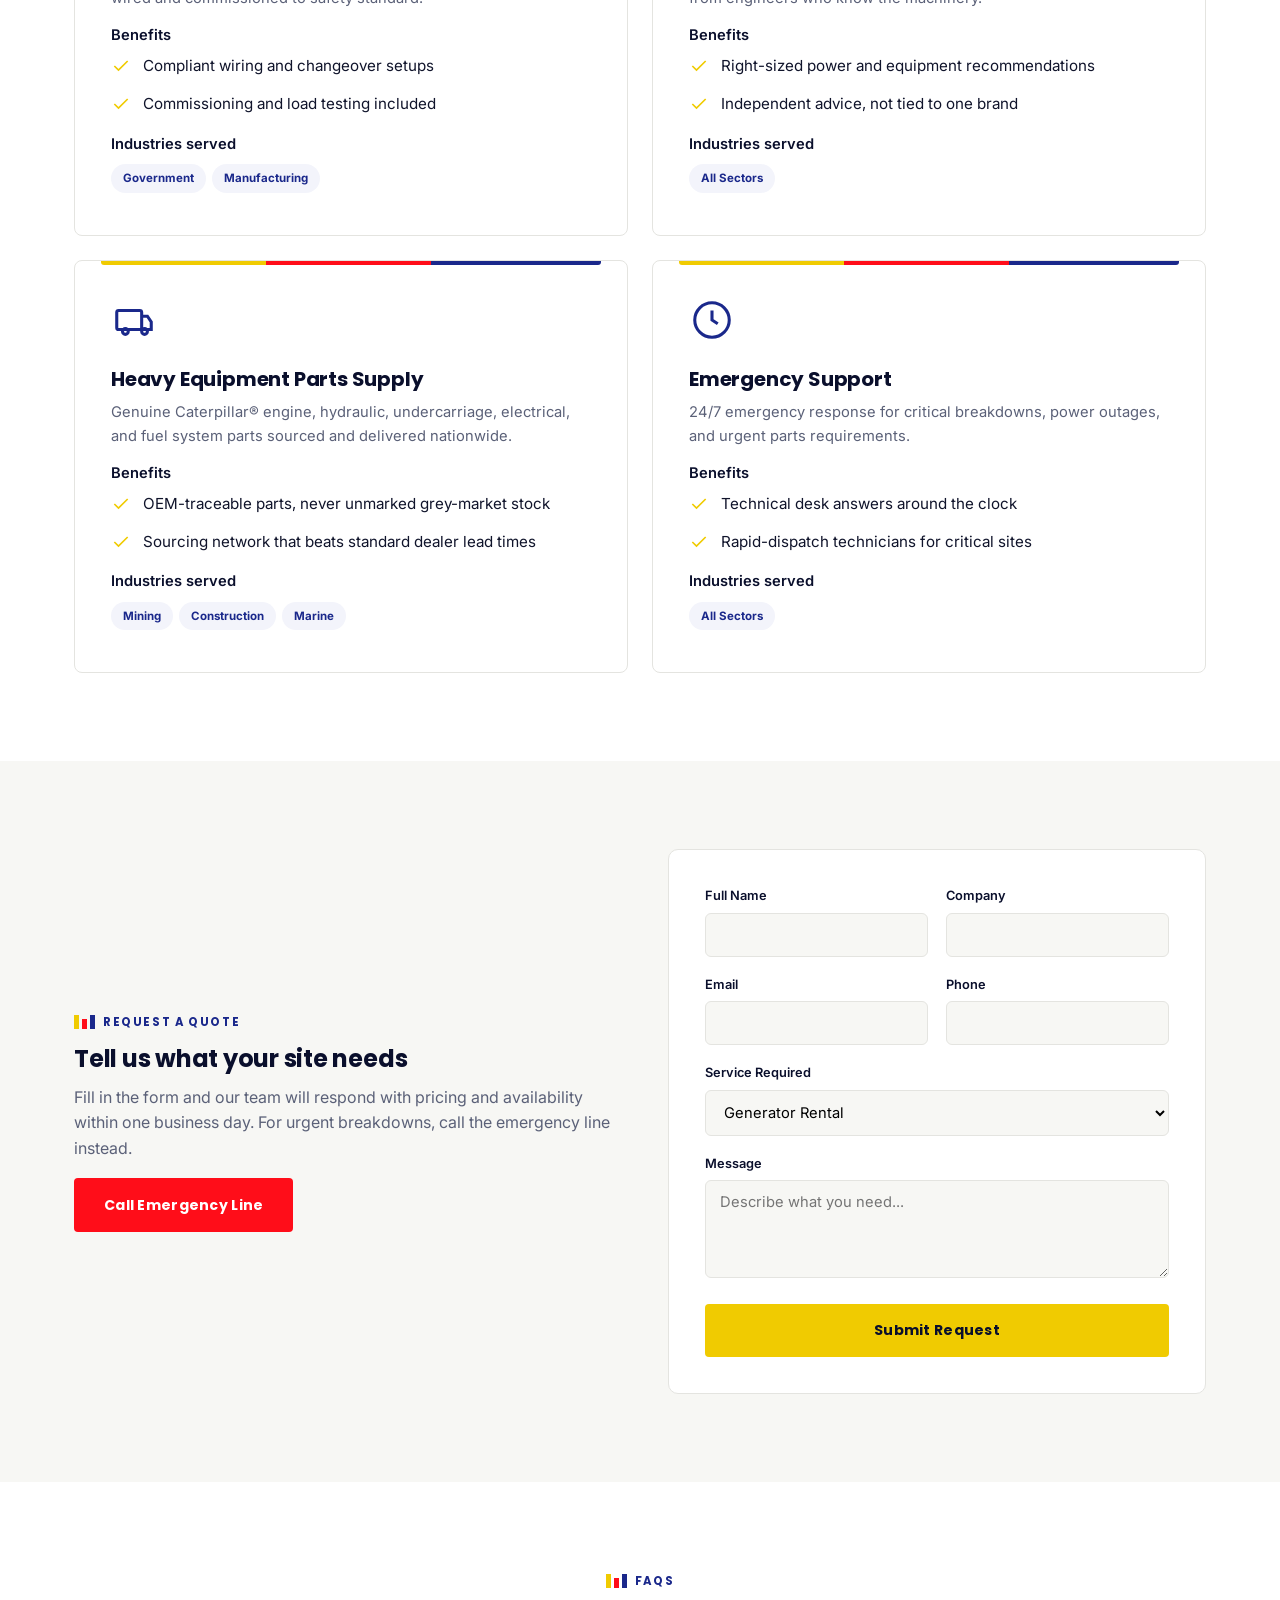
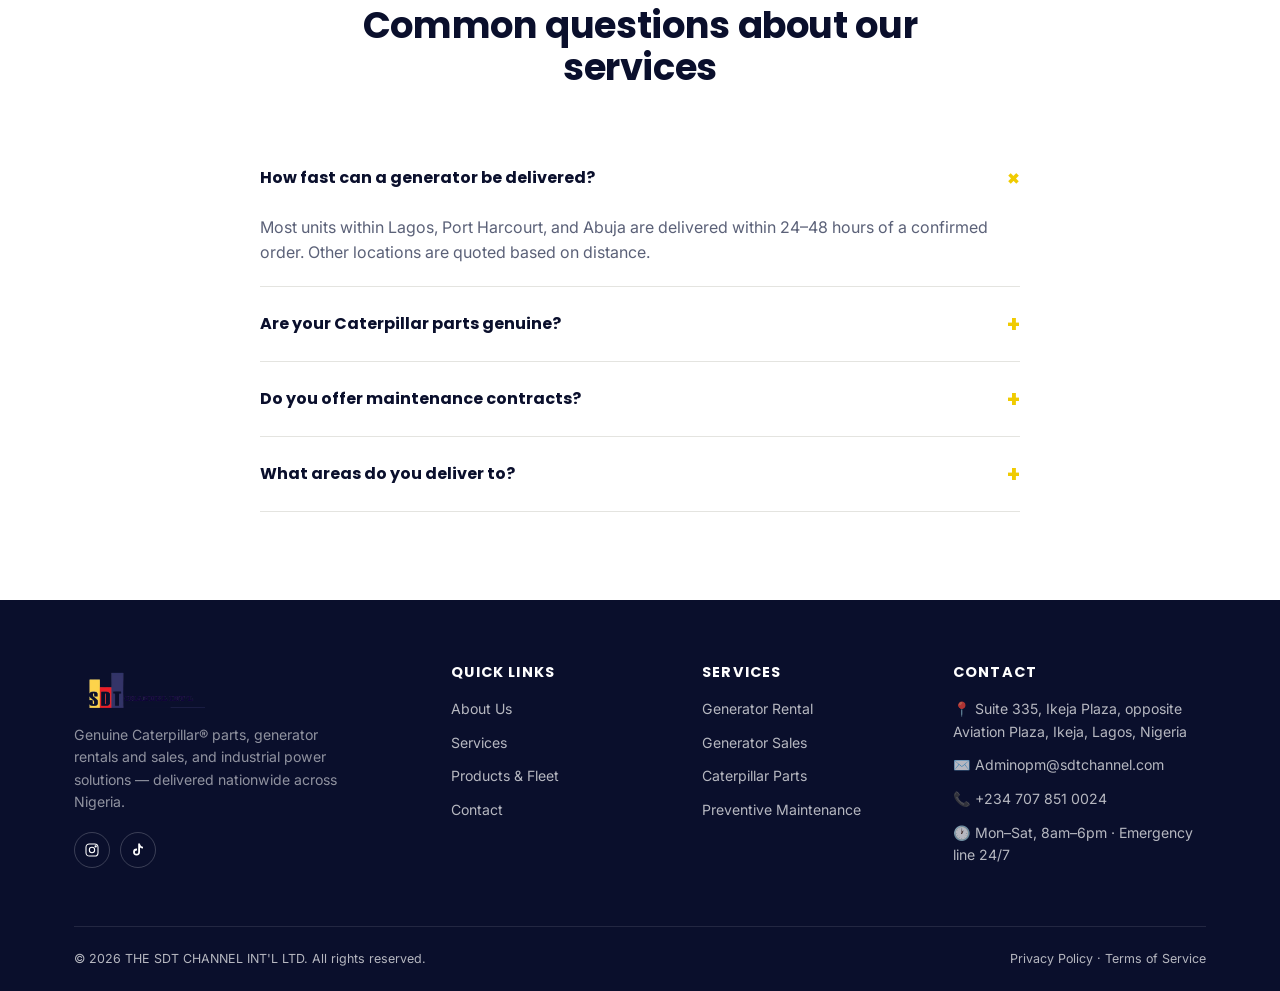
<file: services.html>
<!DOCTYPE html>
<html lang="en">
<head>
<meta charset="UTF-8">
<meta name="viewport" content="width=device-width, initial-scale=1.0">
<title>Services | THE SDT CHANNEL INT'L LTD</title>
<meta name="description" content="Generator rental and sales, Caterpillar parts supply, preventive maintenance, equipment servicing, installation, logistics and 24/7 emergency support.">
<link rel="icon" href="assets/logo.png">
<link rel="stylesheet" href="assets/style.css">
<noscript><style>body{opacity:1 !important;}</style></noscript>
</head>
<body>

<header class="site-header">
  <div class="topbar">
    <div class="container">
      <div class="topbar-links">
        <a href="tel:+2347078510024">📞 +234 707 851 0024</a>
        <a href="mailto:Adminopm@sdtchannel.com">✉️ Adminopm@sdtchannel.com</a>
      </div>
      <a href="contact.html" class="topbar-emergency">24/7 Emergency Support →</a>
    </div>
  </div>
  <nav class="container navbar">
    <a href="index.html" class="brand">
      <img src="assets/logo.png" alt="THE SDT CHANNEL INT'L LTD logo">
      <span class="brand-text">SDT CHANNEL INT'L<small>Engineering &amp; Power Solutions</small></span>
    </a>
    <div class="nav-links">
      <a href="index.html">Home</a>
      <a href="about.html">About</a>
      <a href="services.html" class="active">Services</a>
      <a href="products.html">Products &amp; Fleet</a>
      <a href="contact.html">Contact</a>
    </div>
    <div class="nav-cta">
      <a href="contact.html" class="btn btn-navy btn-sm">Request Quote</a>
      <button class="nav-toggle" aria-label="Toggle menu" aria-expanded="false">
        <span></span><span></span><span></span>
      </button>
    </div>
  </nav>
</header>

<section class="page-hero">
  <div class="page-hero-blocks"><span></span><span></span><span></span></div>
  <div class="container">
    <div class="crumb"><a href="index.html">Home</a> / Services</div>
    <h1>Every service your equipment and your power supply need</h1>
    <p>From renting a single generator to running a fleet-wide maintenance contract — pick a service below or request a custom quote.</p>
  </div>
</section>

<section>
  <div class="container">
    <div class="grid grid-2" style="gap:24px;">

      <div class="card" style="padding:36px;">
        <svg class="icon" viewBox="0 0 24 24" fill="none" stroke-width="1.6"><path d="M4 18h16M6 18V9l6-4 6 4v9"/></svg>
        <h3 style="font-size:1.25rem;">Generator Rental</h3>
        <p>Short-term and long-term diesel generator rental from 20 KVA to 1,500 KVA, delivered, installed, and fuelled on request.</p>
        <p style="font-weight:600;color:var(--navy-deep);margin-bottom:6px;">Benefits</p>
        <ul class="check-list" style="margin-bottom:16px;">
          <li><svg viewBox="0 0 24 24" fill="none" stroke-width="2"><path d="M20 6L9 17l-5-5"/></svg> No capital outlay for short-term power needs</li>
          <li><svg viewBox="0 0 24 24" fill="none" stroke-width="2"><path d="M20 6L9 17l-5-5"/></svg> Units serviced and load-tested before dispatch</li>
        </ul>
        <p style="font-weight:600;color:var(--navy-deep);margin-bottom:8px;">Industries served</p>
        <div><span class="tag-pill">Construction</span><span class="tag-pill">Events</span><span class="tag-pill">Oil &amp; Gas</span><span class="tag-pill">Telecoms</span></div>
      </div>

      <div class="card" style="padding:36px;">
        <svg class="icon" viewBox="0 0 24 24" fill="none" stroke-width="1.6"><path d="M3 10l9-7 9 7v9a2 2 0 0 1-2 2H5a2 2 0 0 1-2-2z"/></svg>
        <h3 style="font-size:1.25rem;">Generator Sales</h3>
        <p>Brand-new and certified pre-owned diesel generators for permanent installation, sold with warranty and after-sales support.</p>
        <p style="font-weight:600;color:var(--navy-deep);margin-bottom:6px;">Benefits</p>
        <ul class="check-list" style="margin-bottom:16px;">
          <li><svg viewBox="0 0 24 24" fill="none" stroke-width="2"><path d="M20 6L9 17l-5-5"/></svg> Manufacturer warranty on all new units</li>
          <li><svg viewBox="0 0 24 24" fill="none" stroke-width="2"><path d="M20 6L9 17l-5-5"/></svg> Financing options available for larger installations</li>
        </ul>
        <p style="font-weight:600;color:var(--navy-deep);margin-bottom:8px;">Industries served</p>
        <div><span class="tag-pill">Manufacturing</span><span class="tag-pill">Government</span><span class="tag-pill">Marine</span></div>
      </div>

      <div class="card" style="padding:36px;">
        <svg class="icon" viewBox="0 0 24 24" fill="none" stroke-width="1.6"><path d="M12 9v4l2.5 1.5"/><circle cx="12" cy="12" r="9"/></svg>
        <h3 style="font-size:1.25rem;">Preventive Maintenance</h3>
        <p>Scheduled inspection and servicing programs designed to catch wear before it becomes a breakdown.</p>
        <p style="font-weight:600;color:var(--navy-deep);margin-bottom:6px;">Benefits</p>
        <ul class="check-list" style="margin-bottom:16px;">
          <li><svg viewBox="0 0 24 24" fill="none" stroke-width="2"><path d="M20 6L9 17l-5-5"/></svg> Fewer unplanned outages and repair costs</li>
          <li><svg viewBox="0 0 24 24" fill="none" stroke-width="2"><path d="M20 6L9 17l-5-5"/></svg> Extended equipment lifespan</li>
        </ul>
        <p style="font-weight:600;color:var(--navy-deep);margin-bottom:8px;">Industries served</p>
        <div><span class="tag-pill">Mining</span><span class="tag-pill">Construction</span><span class="tag-pill">Manufacturing</span></div>
      </div>

      <div class="card" style="padding:36px;">
        <svg class="icon" viewBox="0 0 24 24" fill="none" stroke-width="1.6"><path d="M14.7 6.3a1 1 0 0 0 1.4 1.4l3.6-3.6a1 1 0 0 0-1.4-1.4l-1 1a5 5 0 0 0-6.8 6.8l-6 6a2 2 0 1 0 2.8 2.8l6-6a5 5 0 0 0 6.8-6.8l-1 1a1 1 0 0 1-1.4-1.4"/></svg>
        <h3 style="font-size:1.25rem;">Equipment Servicing</h3>
        <p>Field and workshop servicing for excavators, loaders, generators, and other heavy equipment.</p>
        <p style="font-weight:600;color:var(--navy-deep);margin-bottom:6px;">Benefits</p>
        <ul class="check-list" style="margin-bottom:16px;">
          <li><svg viewBox="0 0 24 24" fill="none" stroke-width="2"><path d="M20 6L9 17l-5-5"/></svg> On-site servicing minimizes downtime</li>
          <li><svg viewBox="0 0 24 24" fill="none" stroke-width="2"><path d="M20 6L9 17l-5-5"/></svg> Certified technicians, genuine parts used</li>
        </ul>
        <p style="font-weight:600;color:var(--navy-deep);margin-bottom:8px;">Industries served</p>
        <div><span class="tag-pill">Engineering Firms</span><span class="tag-pill">Oil &amp; Gas</span></div>
      </div>

      <div class="card" style="padding:36px;">
        <svg class="icon" viewBox="0 0 24 24" fill="none" stroke-width="1.6"><path d="M13 2L3 14h7l-1 8 11-14h-7z"/></svg>
        <h3 style="font-size:1.25rem;">Power Installation</h3>
        <p>Certified installation of generators and industrial power systems, wired and commissioned to safety standard.</p>
        <p style="font-weight:600;color:var(--navy-deep);margin-bottom:6px;">Benefits</p>
        <ul class="check-list" style="margin-bottom:16px;">
          <li><svg viewBox="0 0 24 24" fill="none" stroke-width="2"><path d="M20 6L9 17l-5-5"/></svg> Compliant wiring and changeover setups</li>
          <li><svg viewBox="0 0 24 24" fill="none" stroke-width="2"><path d="M20 6L9 17l-5-5"/></svg> Commissioning and load testing included</li>
        </ul>
        <p style="font-weight:600;color:var(--navy-deep);margin-bottom:8px;">Industries served</p>
        <div><span class="tag-pill">Government</span><span class="tag-pill">Manufacturing</span></div>
      </div>

      <div class="card" style="padding:36px;">
        <svg class="icon" viewBox="0 0 24 24" fill="none" stroke-width="1.6"><circle cx="12" cy="12" r="3"/><path d="M19.4 15a1.7 1.7 0 0 0 .34 1.87l.06.06a2 2 0 1 1-2.83 2.83l-.06-.06a1.7 1.7 0 0 0-1.87-.34 1.7 1.7 0 0 0-1 1.55V21a2 2 0 1 1-4 0v-.09a1.7 1.7 0 0 0-1-1.55 1.7 1.7 0 0 0-1.87.34l-.06.06a2 2 0 1 1-2.83-2.83l.06-.06a1.7 1.7 0 0 0 .34-1.87 1.7 1.7 0 0 0-1.55-1H3a2 2 0 1 1 0-4h.09a1.7 1.7 0 0 0 1.55-1 1.7 1.7 0 0 0-.34-1.87l-.06-.06a2 2 0 1 1 2.83-2.83l.06.06a1.7 1.7 0 0 0 1.87.34H9a1.7 1.7 0 0 0 1-1.55V3a2 2 0 1 1 4 0v.09a1.7 1.7 0 0 0 1 1.55 1.7 1.7 0 0 0 1.87-.34l.06-.06a2 2 0 1 1 2.83 2.83l-.06.06a1.7 1.7 0 0 0-.34 1.87V9a1.7 1.7 0 0 0 1.55 1H21a2 2 0 1 1 0 4h-.09a1.7 1.7 0 0 0-1.55 1z"/></svg>
        <h3 style="font-size:1.25rem;">Technical Consultancy</h3>
        <p>Equipment specification, capacity planning, and sourcing advice from engineers who know the machinery.</p>
        <p style="font-weight:600;color:var(--navy-deep);margin-bottom:6px;">Benefits</p>
        <ul class="check-list" style="margin-bottom:16px;">
          <li><svg viewBox="0 0 24 24" fill="none" stroke-width="2"><path d="M20 6L9 17l-5-5"/></svg> Right-sized power and equipment recommendations</li>
          <li><svg viewBox="0 0 24 24" fill="none" stroke-width="2"><path d="M20 6L9 17l-5-5"/></svg> Independent advice, not tied to one brand</li>
        </ul>
        <p style="font-weight:600;color:var(--navy-deep);margin-bottom:8px;">Industries served</p>
        <div><span class="tag-pill">All Sectors</span></div>
      </div>

      <div class="card" style="padding:36px;">
        <svg class="icon" viewBox="0 0 24 24" fill="none" stroke-width="1.6"><rect x="3" y="7" width="13" height="10" rx="1"/><path d="M16 10h3l2 3v4h-5"/><circle cx="7.5" cy="18" r="1.5"/><circle cx="17.5" cy="18" r="1.5"/></svg>
        <h3 style="font-size:1.25rem;">Heavy Equipment Parts Supply</h3>
        <p>Genuine Caterpillar® engine, hydraulic, undercarriage, electrical, and fuel system parts sourced and delivered nationwide.</p>
        <p style="font-weight:600;color:var(--navy-deep);margin-bottom:6px;">Benefits</p>
        <ul class="check-list" style="margin-bottom:16px;">
          <li><svg viewBox="0 0 24 24" fill="none" stroke-width="2"><path d="M20 6L9 17l-5-5"/></svg> OEM-traceable parts, never unmarked grey-market stock</li>
          <li><svg viewBox="0 0 24 24" fill="none" stroke-width="2"><path d="M20 6L9 17l-5-5"/></svg> Sourcing network that beats standard dealer lead times</li>
        </ul>
        <p style="font-weight:600;color:var(--navy-deep);margin-bottom:8px;">Industries served</p>
        <div><span class="tag-pill">Mining</span><span class="tag-pill">Construction</span><span class="tag-pill">Marine</span></div>
      </div>

      <div class="card" style="padding:36px;">
        <svg class="icon" viewBox="0 0 24 24" fill="none" stroke-width="1.6"><circle cx="12" cy="12" r="9"/><path d="M12 7v5l3 2"/></svg>
        <h3 style="font-size:1.25rem;">Emergency Support</h3>
        <p>24/7 emergency response for critical breakdowns, power outages, and urgent parts requirements.</p>
        <p style="font-weight:600;color:var(--navy-deep);margin-bottom:6px;">Benefits</p>
        <ul class="check-list" style="margin-bottom:16px;">
          <li><svg viewBox="0 0 24 24" fill="none" stroke-width="2"><path d="M20 6L9 17l-5-5"/></svg> Technical desk answers around the clock</li>
          <li><svg viewBox="0 0 24 24" fill="none" stroke-width="2"><path d="M20 6L9 17l-5-5"/></svg> Rapid-dispatch technicians for critical sites</li>
        </ul>
        <p style="font-weight:600;color:var(--navy-deep);margin-bottom:8px;">Industries served</p>
        <div><span class="tag-pill">All Sectors</span></div>
      </div>

    </div>
  </div>
</section>

<section class="section-alt">
  <div class="container">
    <div class="two-col">
      <div>
        <div class="eyebrow"><span class="block-mark"><span></span><span></span><span></span></span> Request a Quote</div>
        <h2>Tell us what your site needs</h2>
        <p>Fill in the form and our team will respond with pricing and availability within one business day. For urgent breakdowns, call the emergency line instead.</p>
        <a href="tel:+2347078510024" class="btn btn-red">Call Emergency Line</a>
      </div>
      <div class="form-panel">
        <form data-quote-form>
          <div class="form-row">
            <div class="field"><label for="s-name">Full Name</label><input id="s-name" type="text" required></div>
            <div class="field"><label for="s-company">Company</label><input id="s-company" type="text"></div>
          </div>
          <div class="form-row">
            <div class="field"><label for="s-email">Email</label><input id="s-email" type="email" required></div>
            <div class="field"><label for="s-phone">Phone</label><input id="s-phone" type="tel" required></div>
          </div>
          <div class="field" style="margin-bottom:18px;">
            <label for="s-service">Service Required</label>
            <select id="s-service">
              <option>Generator Rental</option>
              <option>Generator Sales</option>
              <option>Heavy Equipment Parts</option>
              <option>Preventive Maintenance</option>
              <option>Equipment Servicing</option>
              <option>Other</option>
            </select>
          </div>
          <div class="field" style="margin-bottom:18px;">
            <label for="s-message">Message</label>
            <textarea id="s-message" rows="4" placeholder="Describe what you need..."></textarea>
          </div>
          <button type="submit" class="btn btn-gold btn-block">Submit Request</button>
        </form>
        <div class="form-success">Thank you — your request has been received. Our team will respond within one business day.</div>
      </div>
    </div>
  </div>
</section>

<section>
  <div class="container">
    <div class="section-head center">
      <div class="eyebrow" style="justify-content:center;"><span class="block-mark"><span></span><span></span><span></span></span> FAQs</div>
      <h2>Common questions about our services</h2>
    </div>
    <div style="max-width:760px;margin:0 auto;">
      <div class="acc-item open">
        <button class="acc-q">How fast can a generator be delivered? <span class="plus">+</span></button>
        <div class="acc-a"><p>Most units within Lagos, Port Harcourt, and Abuja are delivered within 24–48 hours of a confirmed order. Other locations are quoted based on distance.</p></div>
      </div>
      <div class="acc-item">
        <button class="acc-q">Are your Caterpillar parts genuine? <span class="plus">+</span></button>
        <div class="acc-a"><p>Yes. Every part is OEM-traceable with documentation supplied on request — we do not sell unmarked or reconditioned parts as new.</p></div>
      </div>
      <div class="acc-item">
        <button class="acc-q">Do you offer maintenance contracts? <span class="plus">+</span></button>
        <div class="acc-a"><p>Yes, we offer scheduled preventive maintenance contracts for both generator fleets and heavy equipment, billed monthly or annually.</p></div>
      </div>
      <div class="acc-item">
        <button class="acc-q">What areas do you deliver to? <span class="plus">+</span></button>
        <div class="acc-a"><p>We deliver nationwide across Nigeria through our freight-forwarding and cargo-logistics network.</p></div>
      </div>
    </div>
  </div>
</section>

<footer class="site-footer">
  <div class="container">
    <div class="footer-grid">
      <div class="footer-brand">
        <img src="assets/logo.png" alt="THE SDT CHANNEL INT'L LTD logo">
        <p>Genuine Caterpillar® parts, generator rentals and sales, and industrial power solutions — delivered nationwide across Nigeria.</p>
        <div class="social-row">
          <a href="https://www.instagram.com/_sdtchannel/" target="_blank" rel="noopener" aria-label="Instagram"><svg viewBox="0 0 24 24" fill="none" stroke="#fff" stroke-width="1.6"><rect x="3" y="3" width="18" height="18" rx="5"/><circle cx="12" cy="12" r="4"/><circle cx="17.5" cy="6.5" r="1"/></svg></a>
          <a href="https://www.tiktok.com/@sdtchannelcargo/" target="_blank" rel="noopener" aria-label="TikTok"><svg viewBox="0 0 24 24" fill="#fff"><path d="M16.6 5.82c-1.02-.9-1.62-2.16-1.66-3.51H12.3v13.02c0 1.36-1.1 2.47-2.47 2.47s-2.47-1.1-2.47-2.47 1.1-2.47 2.47-2.47c.26 0 .5.04.74.11V9.98a5.14 5.14 0 0 0-.74-.05 5.19 5.19 0 0 0-5.19 5.19 5.19 5.19 0 0 0 5.19 5.19 5.19 5.19 0 0 0 5.19-5.19V8.4a7.62 7.62 0 0 0 4.45 1.43V7.16a4.6 4.6 0 0 1-2.87-1.34z"/></svg></a>
        </div>
</div>
      <div>
        <h4>Quick Links</h4>
        <ul>
          <li><a href="about.html">About Us</a></li>
          <li><a href="services.html">Services</a></li>
          <li><a href="products.html">Products &amp; Fleet</a></li>
          <li><a href="contact.html">Contact</a></li>
        </ul>
      </div>
      <div>
        <h4>Services</h4>
        <ul>
          <li><a href="services.html">Generator Rental</a></li>
          <li><a href="services.html">Generator Sales</a></li>
          <li><a href="products.html">Caterpillar Parts</a></li>
          <li><a href="services.html">Preventive Maintenance</a></li>
        </ul>
      </div>
      <div>
        <h4>Contact</h4>
        <ul>
          <li>📍 Suite 335, Ikeja Plaza, opposite Aviation Plaza, Ikeja, Lagos, Nigeria</li>
          <li>✉️ Adminopm@sdtchannel.com</li>
          <li>📞 +234 707 851 0024</li>
          <li>🕐 Mon–Sat, 8am–6pm · Emergency line 24/7</li>
        </ul>
      </div>
    </div>
    <div class="footer-bottom">
      <span>© 2026 THE SDT CHANNEL INT'L LTD. All rights reserved.</span>
      <span><a href="#">Privacy Policy</a> · <a href="#">Terms of Service</a></span>
    </div>
  </div>
</footer>
<a href="https://wa.me/2347078510024" class="whatsapp-fab" aria-label="Chat on WhatsApp">
  <svg viewBox="0 0 32 32"><path d="M16 2C8.3 2 2 8.3 2 16c0 2.6.7 5 2 7.1L2 30l7.1-2c2 1.1 4.4 1.8 6.9 1.8 7.7 0 14-6.3 14-14S23.7 2 16 2zm0 25.6c-2.3 0-4.5-.6-6.4-1.8l-.5-.3-4.2 1.2 1.2-4.1-.3-.5A11.6 11.6 0 1 1 27.6 16c0 6.4-5.2 11.6-11.6 11.6zm6.4-8.7c-.3-.2-2-1-2.3-1.1-.3-.1-.5-.2-.8.2s-.9 1.1-1.1 1.3-.4.3-.8.1a9.3 9.3 0 0 1-4.6-4c-.3-.6.3-.5.9-1.7.1-.2 0-.4 0-.5S12.9 11 12.7 10.5c-.2-.5-.4-.4-.6-.4h-.5c-.2 0-.5.1-.7.4s-.9.9-.9 2.2.9 2.6 1.1 2.8c.1.2 1.9 3 4.7 4.1.7.3 1.2.5 1.6.6.7.2 1.3.2 1.8.1.6-.1 1.7-.7 2-1.4.2-.6.2-1.2.1-1.4z"/></svg>
</a>

<script src="assets/script.js"></script>
</body>
</html>
</file>
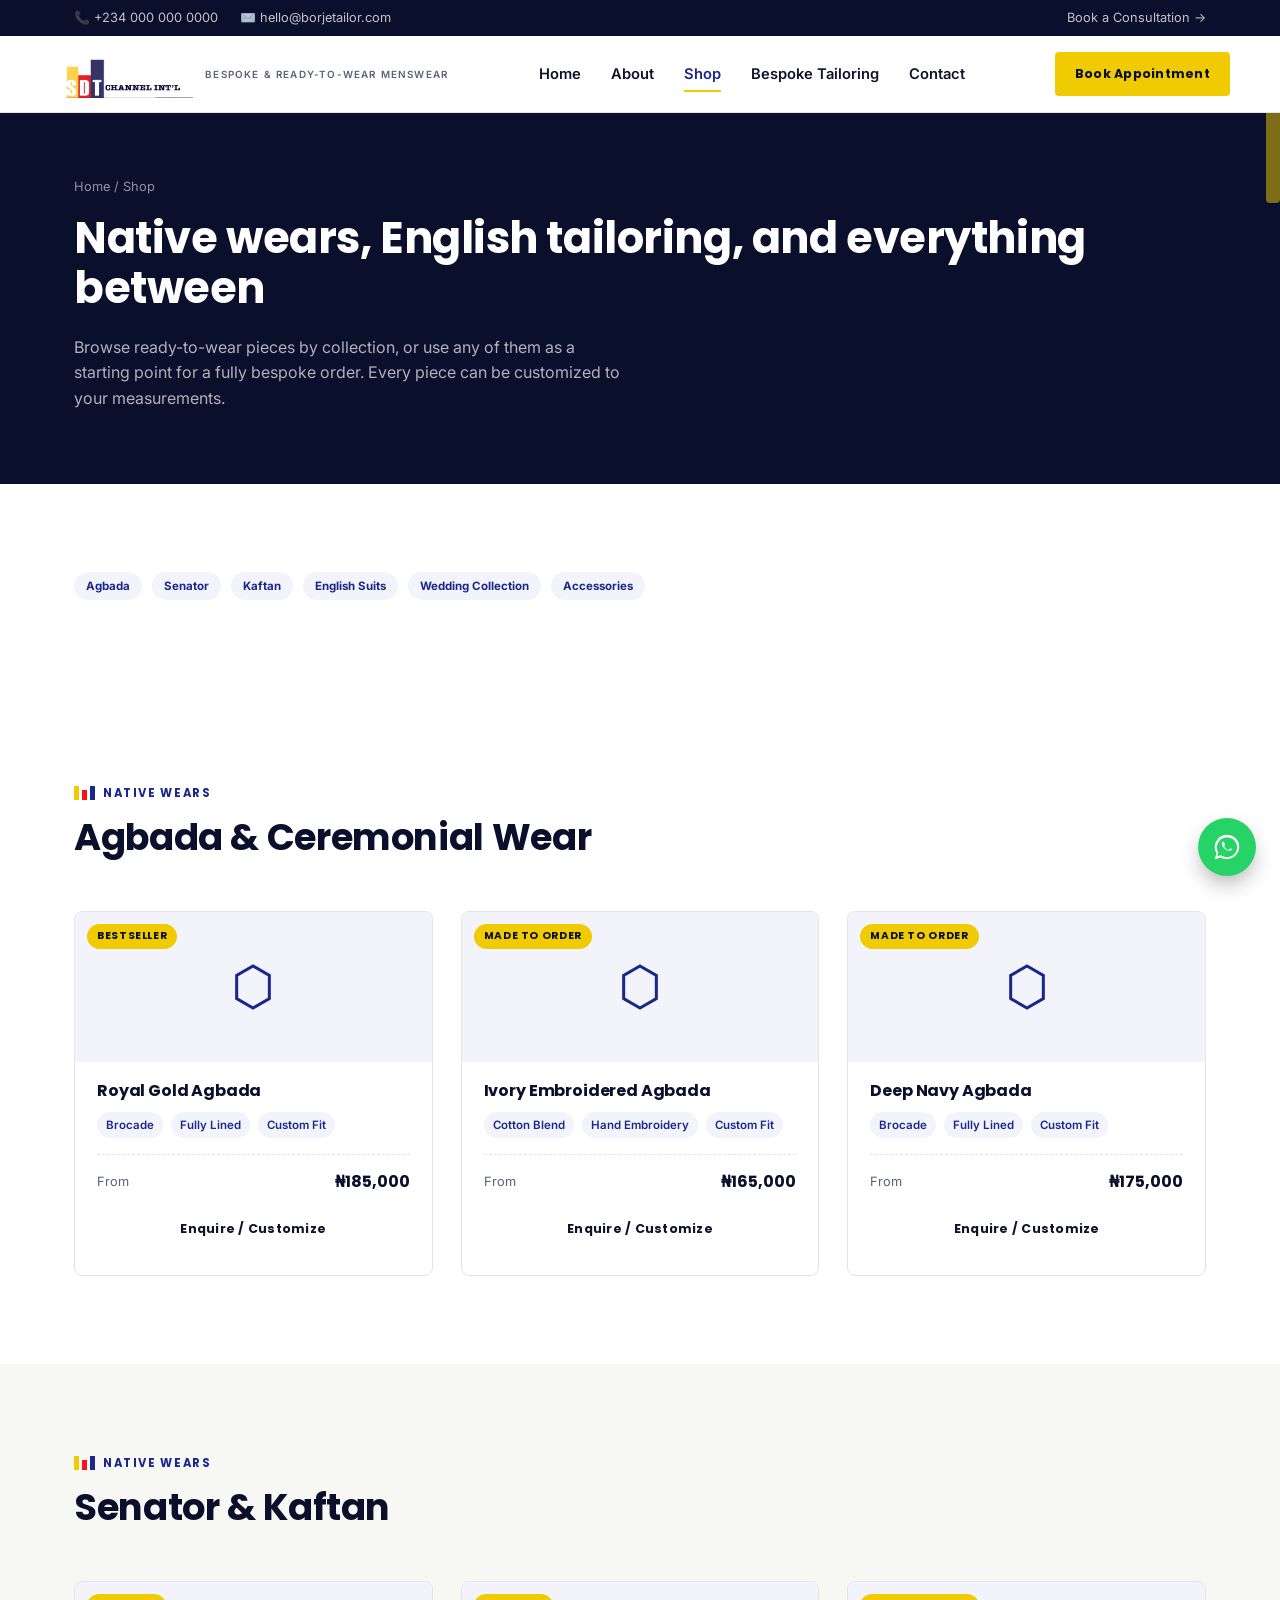
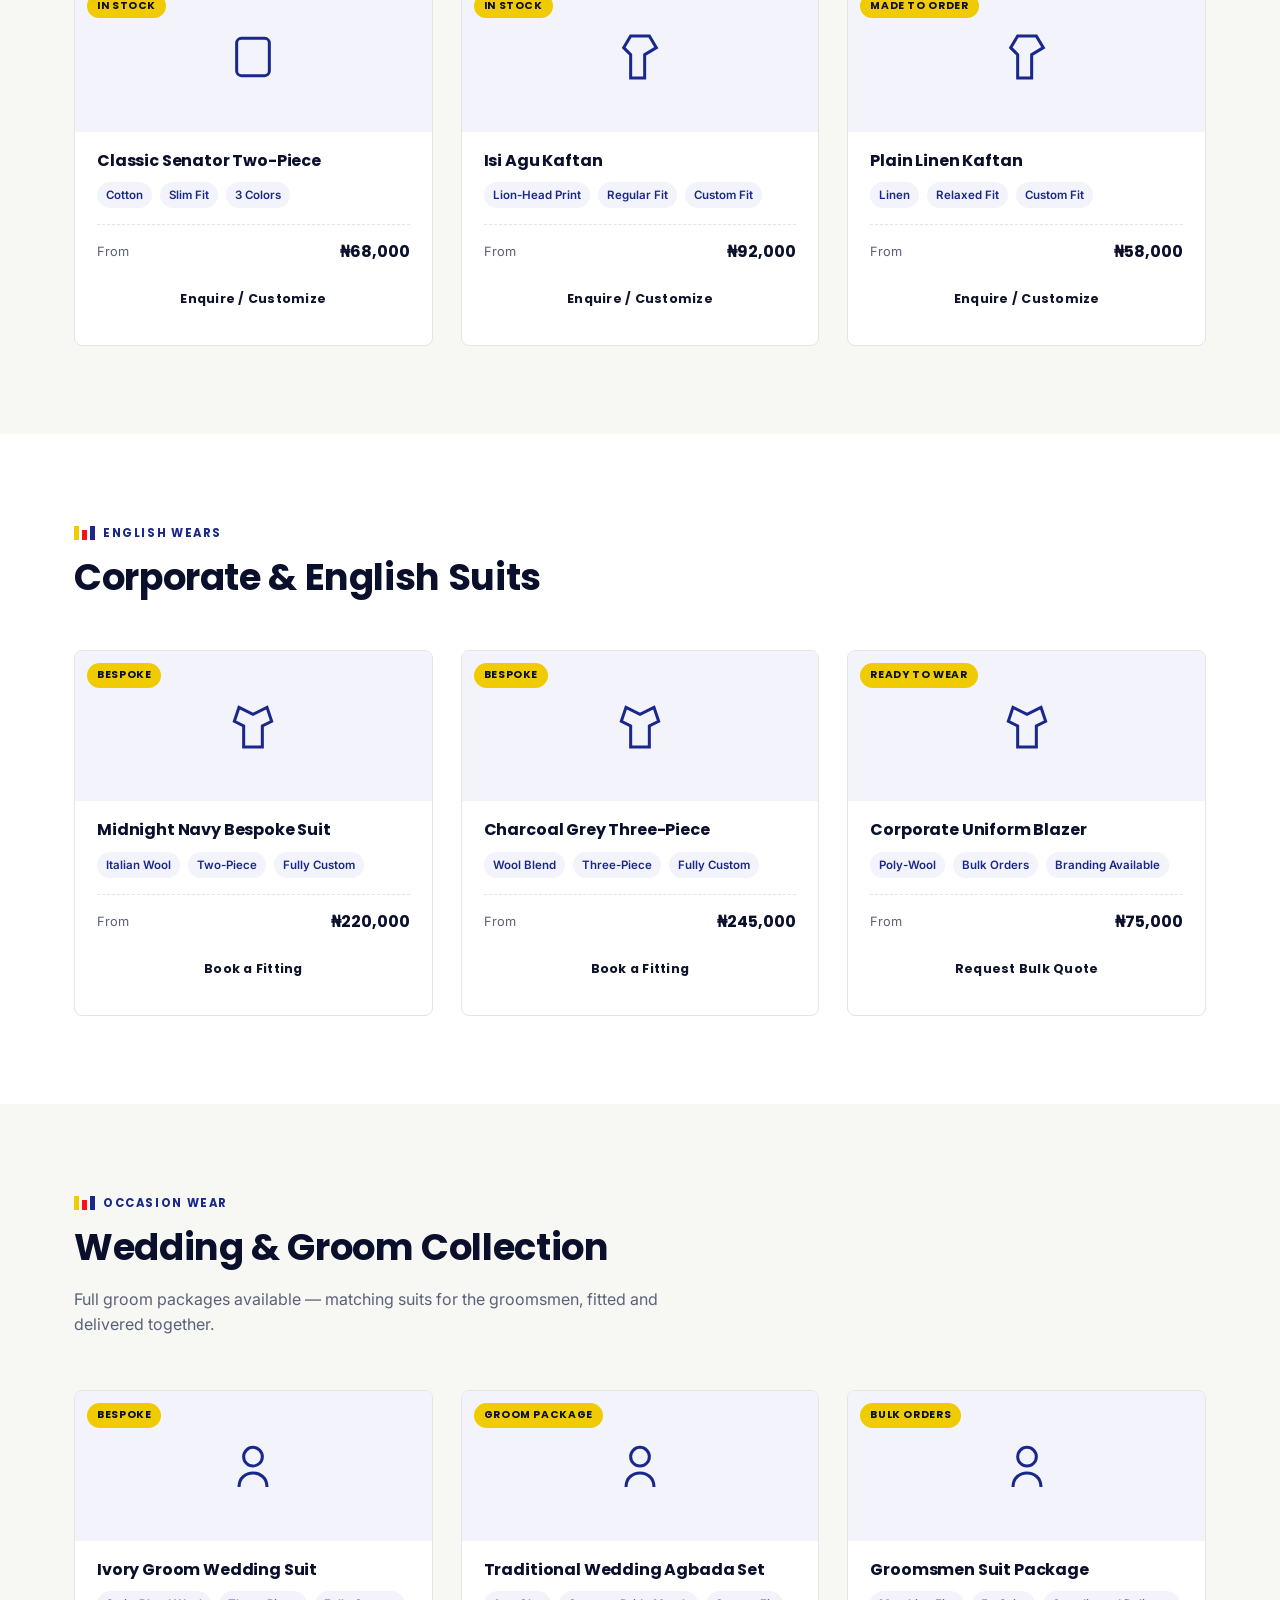
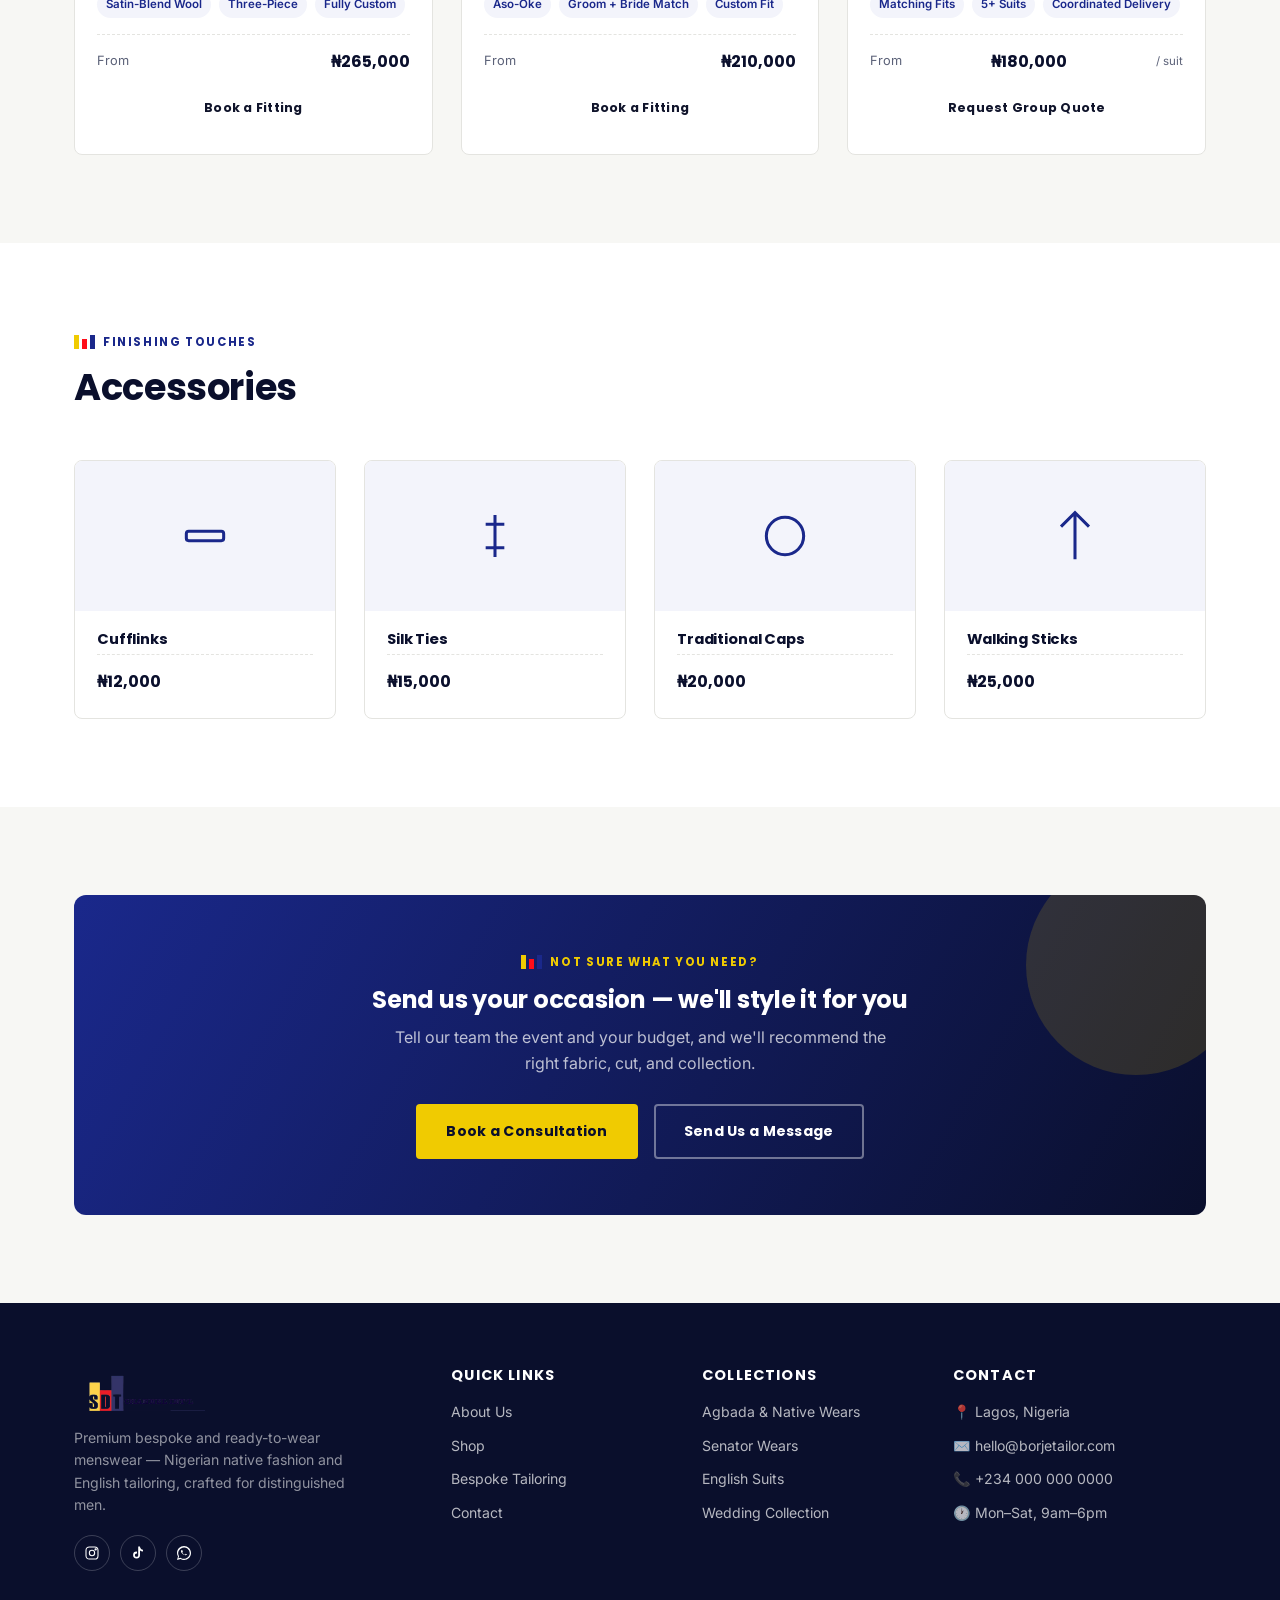
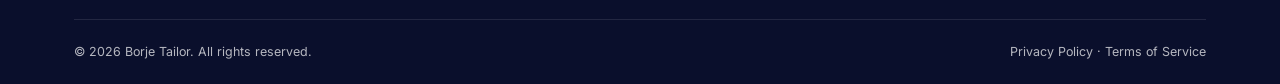
<file: shop.html>
<!DOCTYPE html>
<html lang="en">
<head>
<meta charset="UTF-8">
<meta name="viewport" content="width=device-width, initial-scale=1.0">
<title>Shop | Borje Tailor</title>
<meta name="description" content="Browse Borje Tailor's collection — Agbada, Senator, Kaftan, English Suits, Wedding Collection, and accessories.">
<link rel="stylesheet" href="assets/style.css">
<noscript><style>body{opacity:1 !important;}</style></noscript>
</head>
<body>

<header class="site-header">
  <div class="topbar">
    <div class="container">
      <div class="topbar-links">
        <a href="tel:+2340000000000">📞 +234 000 000 0000</a>
        <a href="mailto:hello@borjetailor.com">✉️ hello@borjetailor.com</a>
      </div>
      <a href="bespoke.html" class="topbar-cta">Book a Consultation →</a>
    </div>
  </div>
  <nav class="container navbar">
    <a href="index.html" class="brand">
      <img src="assets/logo.png" alt="Borje Tailor logo">
      <span class="brand-text"><small>Bespoke &amp; Ready-to-Wear Menswear</small></span>
    </a>
    <div class="nav-links">
      <a href="index.html">Home</a>
      <a href="about.html">About</a>
      <a href="shop.html" class="active">Shop</a>
      <a href="bespoke.html">Bespoke Tailoring</a>
      <a href="contact.html">Contact</a>
    </div>
    <div class="nav-cta">
      <a href="bespoke.html" class="btn btn-gold btn-sm">Book Appointment</a>
      <button class="nav-toggle" aria-label="Toggle menu" aria-expanded="false">
        <span></span><span></span><span></span>
      </button>
    </div>
  </nav>
</header>

<section class="page-hero">
  <div class="page-hero-blocks"><span></span><span></span><span></span></div>
  <div class="container">
    <div class="crumb"><a href="index.html">Home</a> / Shop</div>
    <h1>Native wears, English tailoring, and everything between</h1>
    <p>Browse ready-to-wear pieces by collection, or use any of them as a starting point for a fully bespoke order. Every piece can be customized to your measurements.</p>
  </div>
</section>

<section>
  <div class="container">
    <div class="tag-pill">Agbada</div>
    <div class="tag-pill">Senator</div>
    <div class="tag-pill">Kaftan</div>
    <div class="tag-pill">English Suits</div>
    <div class="tag-pill">Wedding Collection</div>
    <div class="tag-pill">Accessories</div>
  </div>
</section>

<!-- AGBADA -->
<section id="agbada">
  <div class="container">
    <div class="section-head">
      <div class="eyebrow"><span class="block-mark"><span></span><span></span><span></span></span> Native Wears</div>
      <h2>Agbada &amp; Ceremonial Wear</h2>
    </div>
    <div class="grid grid-3">
      <div class="pcard">
        <div class="pcard-media"><span class="pcard-tag">Bestseller</span><svg viewBox="0 0 24 24" fill="none" stroke-width="1.3"><path d="M12 3l7 4v10l-7 4-7-4V7z"/></svg></div>
        <div class="pcard-body">
          <h3>Royal Gold Agbada</h3>
          <div class="pcard-specs"><span>Brocade</span><span>Fully Lined</span><span>Custom Fit</span></div>
          <div class="pcard-rate"><span style="font-size:.8rem;color:var(--slate);">From</span><strong>₦185,000</strong></div>
          <a href="bespoke.html" class="btn btn-outline-dark btn-block btn-sm" style="margin-top:12px;">Enquire / Customize</a>
        </div>
      </div>
      <div class="pcard">
        <div class="pcard-media"><span class="pcard-tag">Made to Order</span><svg viewBox="0 0 24 24" fill="none" stroke-width="1.3"><path d="M12 3l7 4v10l-7 4-7-4V7z"/></svg></div>
        <div class="pcard-body">
          <h3>Ivory Embroidered Agbada</h3>
          <div class="pcard-specs"><span>Cotton Blend</span><span>Hand Embroidery</span><span>Custom Fit</span></div>
          <div class="pcard-rate"><span style="font-size:.8rem;color:var(--slate);">From</span><strong>₦165,000</strong></div>
          <a href="bespoke.html" class="btn btn-outline-dark btn-block btn-sm" style="margin-top:12px;">Enquire / Customize</a>
        </div>
      </div>
      <div class="pcard">
        <div class="pcard-media"><span class="pcard-tag">Made to Order</span><svg viewBox="0 0 24 24" fill="none" stroke-width="1.3"><path d="M12 3l7 4v10l-7 4-7-4V7z"/></svg></div>
        <div class="pcard-body">
          <h3>Deep Navy Agbada</h3>
          <div class="pcard-specs"><span>Brocade</span><span>Fully Lined</span><span>Custom Fit</span></div>
          <div class="pcard-rate"><span style="font-size:.8rem;color:var(--slate);">From</span><strong>₦175,000</strong></div>
          <a href="bespoke.html" class="btn btn-outline-dark btn-block btn-sm" style="margin-top:12px;">Enquire / Customize</a>
        </div>
      </div>
    </div>
  </div>
</section>

<!-- SENATOR / KAFTAN -->
<section id="senator" class="section-alt">
  <div class="container">
    <div class="section-head">
      <div class="eyebrow"><span class="block-mark"><span></span><span></span><span></span></span> Native Wears</div>
      <h2>Senator &amp; Kaftan</h2>
    </div>
    <div class="grid grid-3">
      <div class="pcard">
        <div class="pcard-media"><span class="pcard-tag">In Stock</span><svg viewBox="0 0 24 24" fill="none" stroke-width="1.3"><rect x="5" y="4" width="14" height="16" rx="2"/></svg></div>
        <div class="pcard-body">
          <h3>Classic Senator Two-Piece</h3>
          <div class="pcard-specs"><span>Cotton</span><span>Slim Fit</span><span>3 Colors</span></div>
          <div class="pcard-rate"><span style="font-size:.8rem;color:var(--slate);">From</span><strong>₦68,000</strong></div>
          <a href="bespoke.html" class="btn btn-outline-dark btn-block btn-sm" style="margin-top:12px;">Enquire / Customize</a>
        </div>
      </div>
      <div class="pcard">
        <div class="pcard-media"><span class="pcard-tag">In Stock</span><svg viewBox="0 0 24 24" fill="none" stroke-width="1.3"><path d="M8 3h8l3 5-5 3v10h-6V11L5 8z"/></svg></div>
        <div class="pcard-body">
          <h3>Isi Agu Kaftan</h3>
          <div class="pcard-specs"><span>Lion-Head Print</span><span>Regular Fit</span><span>Custom Fit</span></div>
          <div class="pcard-rate"><span style="font-size:.8rem;color:var(--slate);">From</span><strong>₦92,000</strong></div>
          <a href="bespoke.html" class="btn btn-outline-dark btn-block btn-sm" style="margin-top:12px;">Enquire / Customize</a>
        </div>
      </div>
      <div class="pcard">
        <div class="pcard-media"><span class="pcard-tag">Made to Order</span><svg viewBox="0 0 24 24" fill="none" stroke-width="1.3"><path d="M8 3h8l3 5-5 3v10h-6V11L5 8z"/></svg></div>
        <div class="pcard-body">
          <h3>Plain Linen Kaftan</h3>
          <div class="pcard-specs"><span>Linen</span><span>Relaxed Fit</span><span>Custom Fit</span></div>
          <div class="pcard-rate"><span style="font-size:.8rem;color:var(--slate);">From</span><strong>₦58,000</strong></div>
          <a href="bespoke.html" class="btn btn-outline-dark btn-block btn-sm" style="margin-top:12px;">Enquire / Customize</a>
        </div>
      </div>
    </div>
  </div>
</section>

<!-- ENGLISH SUITS -->
<section id="suits">
  <div class="container">
    <div class="section-head">
      <div class="eyebrow"><span class="block-mark"><span></span><span></span><span></span></span> English Wears</div>
      <h2>Corporate &amp; English Suits</h2>
    </div>
    <div class="grid grid-3">
      <div class="pcard">
        <div class="pcard-media"><span class="pcard-tag">Bespoke</span><svg viewBox="0 0 24 24" fill="none" stroke-width="1.3"><path d="M6 4l6 3 6-3 2 6-4 2v9H8v-9L4 10z"/></svg></div>
        <div class="pcard-body">
          <h3>Midnight Navy Bespoke Suit</h3>
          <div class="pcard-specs"><span>Italian Wool</span><span>Two-Piece</span><span>Fully Custom</span></div>
          <div class="pcard-rate"><span style="font-size:.8rem;color:var(--slate);">From</span><strong>₦220,000</strong></div>
          <a href="bespoke.html" class="btn btn-outline-dark btn-block btn-sm" style="margin-top:12px;">Book a Fitting</a>
        </div>
      </div>
      <div class="pcard">
        <div class="pcard-media"><span class="pcard-tag">Bespoke</span><svg viewBox="0 0 24 24" fill="none" stroke-width="1.3"><path d="M6 4l6 3 6-3 2 6-4 2v9H8v-9L4 10z"/></svg></div>
        <div class="pcard-body">
          <h3>Charcoal Grey Three-Piece</h3>
          <div class="pcard-specs"><span>Wool Blend</span><span>Three-Piece</span><span>Fully Custom</span></div>
          <div class="pcard-rate"><span style="font-size:.8rem;color:var(--slate);">From</span><strong>₦245,000</strong></div>
          <a href="bespoke.html" class="btn btn-outline-dark btn-block btn-sm" style="margin-top:12px;">Book a Fitting</a>
        </div>
      </div>
      <div class="pcard">
        <div class="pcard-media"><span class="pcard-tag">Ready to Wear</span><svg viewBox="0 0 24 24" fill="none" stroke-width="1.3"><path d="M6 4l6 3 6-3 2 6-4 2v9H8v-9L4 10z"/></svg></div>
        <div class="pcard-body">
          <h3>Corporate Uniform Blazer</h3>
          <div class="pcard-specs"><span>Poly-Wool</span><span>Bulk Orders</span><span>Branding Available</span></div>
          <div class="pcard-rate"><span style="font-size:.8rem;color:var(--slate);">From</span><strong>₦75,000</strong></div>
          <a href="contact.html" class="btn btn-outline-dark btn-block btn-sm" style="margin-top:12px;">Request Bulk Quote</a>
        </div>
      </div>
    </div>
  </div>
</section>

<!-- WEDDING -->
<section id="wedding" class="section-alt">
  <div class="container">
    <div class="section-head">
      <div class="eyebrow"><span class="block-mark"><span></span><span></span><span></span></span> Occasion Wear</div>
      <h2>Wedding &amp; Groom Collection</h2>
      <p>Full groom packages available — matching suits for the groomsmen, fitted and delivered together.</p>
    </div>
    <div class="grid grid-3">
      <div class="pcard">
        <div class="pcard-media"><span class="pcard-tag">Bespoke</span><svg viewBox="0 0 24 24" fill="none" stroke-width="1.3"><circle cx="12" cy="8" r="4"/><path d="M6 21c0-4 3-6 6-6s6 2 6 6"/></svg></div>
        <div class="pcard-body">
          <h3>Ivory Groom Wedding Suit</h3>
          <div class="pcard-specs"><span>Satin-Blend Wool</span><span>Three-Piece</span><span>Fully Custom</span></div>
          <div class="pcard-rate"><span style="font-size:.8rem;color:var(--slate);">From</span><strong>₦265,000</strong></div>
          <a href="bespoke.html" class="btn btn-outline-dark btn-block btn-sm" style="margin-top:12px;">Book a Fitting</a>
        </div>
      </div>
      <div class="pcard">
        <div class="pcard-media"><span class="pcard-tag">Groom Package</span><svg viewBox="0 0 24 24" fill="none" stroke-width="1.3"><circle cx="12" cy="8" r="4"/><path d="M6 21c0-4 3-6 6-6s6 2 6 6"/></svg></div>
        <div class="pcard-body">
          <h3>Traditional Wedding Agbada Set</h3>
          <div class="pcard-specs"><span>Aso-Oke</span><span>Groom + Bride Match</span><span>Custom Fit</span></div>
          <div class="pcard-rate"><span style="font-size:.8rem;color:var(--slate);">From</span><strong>₦210,000</strong></div>
          <a href="bespoke.html" class="btn btn-outline-dark btn-block btn-sm" style="margin-top:12px;">Book a Fitting</a>
        </div>
      </div>
      <div class="pcard">
        <div class="pcard-media"><span class="pcard-tag">Bulk Orders</span><svg viewBox="0 0 24 24" fill="none" stroke-width="1.3"><circle cx="12" cy="8" r="4"/><path d="M6 21c0-4 3-6 6-6s6 2 6 6"/></svg></div>
        <div class="pcard-body">
          <h3>Groomsmen Suit Package</h3>
          <div class="pcard-specs"><span>Matching Fits</span><span>5+ Suits</span><span>Coordinated Delivery</span></div>
          <div class="pcard-rate"><span style="font-size:.8rem;color:var(--slate);">From</span><strong>₦180,000</strong><span style="font-size:.72rem;color:var(--slate);">/ suit</span></div>
          <a href="contact.html" class="btn btn-outline-dark btn-block btn-sm" style="margin-top:12px;">Request Group Quote</a>
        </div>
      </div>
    </div>
  </div>
</section>

<!-- ACCESSORIES -->
<section id="accessories">
  <div class="container">
    <div class="section-head">
      <div class="eyebrow"><span class="block-mark"><span></span><span></span><span></span></span> Finishing Touches</div>
      <h2>Accessories</h2>
    </div>
    <div class="grid grid-4">
      <div class="pcard"><div class="pcard-media"><svg viewBox="0 0 24 24" fill="none" stroke-width="1.3"><rect x="4" y="10" width="16" height="4" rx="1"/></svg></div><div class="pcard-body"><h3 style="font-size:.92rem;">Cufflinks</h3><div class="pcard-rate"><strong>₦12,000</strong></div></div></div>
      <div class="pcard"><div class="pcard-media"><svg viewBox="0 0 24 24" fill="none" stroke-width="1.3"><path d="M12 3v18M8 7h8M8 17h8"/></svg></div><div class="pcard-body"><h3 style="font-size:.92rem;">Silk Ties</h3><div class="pcard-rate"><strong>₦15,000</strong></div></div></div>
      <div class="pcard"><div class="pcard-media"><svg viewBox="0 0 24 24" fill="none" stroke-width="1.3"><circle cx="12" cy="12" r="8"/></svg></div><div class="pcard-body"><h3 style="font-size:.92rem;">Traditional Caps</h3><div class="pcard-rate"><strong>₦20,000</strong></div></div></div>
      <div class="pcard"><div class="pcard-media"><svg viewBox="0 0 24 24" fill="none" stroke-width="1.3"><path d="M12 2v20M6 8l6-6 6 6"/></svg></div><div class="pcard-body"><h3 style="font-size:.92rem;">Walking Sticks</h3><div class="pcard-rate"><strong>₦25,000</strong></div></div></div>
    </div>
  </div>
</section>

<section class="section-alt">
  <div class="container">
    <div class="cta-band">
      <div class="eyebrow" style="justify-content:center;color:var(--gold);"><span class="block-mark"><span></span><span></span><span></span></span> Not Sure What You Need?</div>
      <h2>Send us your occasion — we'll style it for you</h2>
      <p>Tell our team the event and your budget, and we'll recommend the right fabric, cut, and collection.</p>
      <div class="cta-actions">
        <a href="bespoke.html" class="btn btn-gold">Book a Consultation</a>
        <a href="contact.html" class="btn btn-outline">Send Us a Message</a>
      </div>
    </div>
  </div>
</section>

<footer class="site-footer">
  <div class="container">
    <div class="footer-grid">
      <div class="footer-brand">
        <img src="assets/logo.png" alt="Borje Tailor logo">
        <p>Premium bespoke and ready-to-wear menswear — Nigerian native fashion and English tailoring, crafted for distinguished men.</p>
        <div class="social-row">
          <a href="https://www.instagram.com/borjetailor/" target="_blank" rel="noopener" aria-label="Instagram"><svg viewBox="0 0 24 24" fill="none" stroke="#fff" stroke-width="1.6"><rect x="3" y="3" width="18" height="18" rx="5"/><circle cx="12" cy="12" r="4"/><circle cx="17.5" cy="6.5" r="1"/></svg></a>
          <a href="https://www.tiktok.com/@borjetailor" target="_blank" rel="noopener" aria-label="TikTok"><svg viewBox="0 0 24 24" fill="#fff"><path d="M16.6 5.82c-1.02-.9-1.62-2.16-1.66-3.51H12.3v13.02c0 1.36-1.1 2.47-2.47 2.47s-2.47-1.1-2.47-2.47 1.1-2.47 2.47-2.47c.26 0 .5.04.74.11V9.98a5.14 5.14 0 0 0-.74-.05 5.19 5.19 0 0 0-5.19 5.19 5.19 5.19 0 0 0 5.19 5.19 5.19 5.19 0 0 0 5.19-5.19V8.4a7.62 7.62 0 0 0 4.45 1.43V7.16a4.6 4.6 0 0 1-2.87-1.34z"/></svg></a>
          <a href="https://wa.me/2340000000000" target="_blank" rel="noopener" aria-label="WhatsApp"><svg viewBox="0 0 32 32" fill="#fff"><path d="M16 2C8.3 2 2 8.3 2 16c0 2.6.7 5 2 7.1L2 30l7.1-2c2 1.1 4.4 1.8 6.9 1.8 7.7 0 14-6.3 14-14S23.7 2 16 2zm0 25.6c-2.3 0-4.5-.6-6.4-1.8l-.5-.3-4.2 1.2 1.2-4.1-.3-.5A11.6 11.6 0 1 1 27.6 16c0 6.4-5.2 11.6-11.6 11.6zm6.4-8.7c-.3-.2-2-1-2.3-1.1-.3-.1-.5-.2-.8.2s-.9 1.1-1.1 1.3-.4.3-.8.1a9.3 9.3 0 0 1-4.6-4c-.3-.6.3-.5.9-1.7.1-.2 0-.4 0-.5S12.9 11 12.7 10.5c-.2-.5-.4-.4-.6-.4h-.5c-.2 0-.5.1-.7.4s-.9.9-.9 2.2.9 2.6 1.1 2.8c.1.2 1.9 3 4.7 4.1.7.3 1.2.5 1.6.6.7.2 1.3.2 1.8.1.6-.1 1.7-.7 2-1.4.2-.6.2-1.2.1-1.4z"/></svg></a>
        </div>
      </div>
      <div>
        <h4>Quick Links</h4>
        <ul>
          <li><a href="about.html">About Us</a></li>
          <li><a href="shop.html">Shop</a></li>
          <li><a href="bespoke.html">Bespoke Tailoring</a></li>
          <li><a href="contact.html">Contact</a></li>
        </ul>
      </div>
      <div>
        <h4>Collections</h4>
        <ul>
          <li><a href="shop.html">Agbada &amp; Native Wears</a></li>
          <li><a href="shop.html">Senator Wears</a></li>
          <li><a href="shop.html">English Suits</a></li>
          <li><a href="shop.html">Wedding Collection</a></li>
        </ul>
      </div>
      <div>
        <h4>Contact</h4>
        <ul>
          <li>📍 Lagos, Nigeria</li>
          <li>✉️ hello@borjetailor.com</li>
          <li>📞 +234 000 000 0000</li>
          <li>🕐 Mon–Sat, 9am–6pm</li>
        </ul>
      </div>
    </div>
    <div class="footer-bottom">
      <span>© 2026 Borje Tailor. All rights reserved.</span>
      <span><a href="#">Privacy Policy</a> · <a href="#">Terms of Service</a></span>
    </div>
  </div>
</footer>
<a href="https://wa.me/2340000000000" class="whatsapp-fab" aria-label="Chat on WhatsApp">
  <svg viewBox="0 0 32 32"><path d="M16 2C8.3 2 2 8.3 2 16c0 2.6.7 5 2 7.1L2 30l7.1-2c2 1.1 4.4 1.8 6.9 1.8 7.7 0 14-6.3 14-14S23.7 2 16 2zm0 25.6c-2.3 0-4.5-.6-6.4-1.8l-.5-.3-4.2 1.2 1.2-4.1-.3-.5A11.6 11.6 0 1 1 27.6 16c0 6.4-5.2 11.6-11.6 11.6zm6.4-8.7c-.3-.2-2-1-2.3-1.1-.3-.1-.5-.2-.8.2s-.9 1.1-1.1 1.3-.4.3-.8.1a9.3 9.3 0 0 1-4.6-4c-.3-.6.3-.5.9-1.7.1-.2 0-.4 0-.5S12.9 11 12.7 10.5c-.2-.5-.4-.4-.6-.4h-.5c-.2 0-.5.1-.7.4s-.9.9-.9 2.2.9 2.6 1.1 2.8c.1.2 1.9 3 4.7 4.1.7.3 1.2.5 1.6.6.7.2 1.3.2 1.8.1.6-.1 1.7-.7 2-1.4.2-.6.2-1.2.1-1.4z"/></svg>
</a>
<script src="assets/script.js"></script>
</body>
</html>
</file>
<file: assets/style.css>
/* ============================================================
   THE SDT CHANNEL INT'L LTD — Brand Stylesheet
   Tokens sampled directly from the company logo:
   Gold #F0CB01 · Navy #1A288B · Red #FF0D19 · White #FFFFFF
   ============================================================ */

@import url('https://fonts.googleapis.com/css2?family=Poppins:wght@600;700;800;900&family=Inter:wght@400;500;600;700&display=swap');

:root{
  --gold: #F0CB01;
  --gold-deep: #B99400;      /* text-safe gold on white */
  --navy: #1A288B;
  --navy-deep: #0A0F2C;      /* dark section background */
  --navy-soft: #F3F4FB;      /* tinted panel on white */
  --red: #FF0D19;
  --white: #FFFFFF;
  --ink: #10142B;
  --slate: #5B6178;
  --paper: #F7F7F4;
  --line: #E4E4E0;

  --font-display: 'Poppins', sans-serif;
  --font-body: 'Inter', sans-serif;

  --container: 1180px;
  --radius: 4px;
}

*,*::before,*::after{ box-sizing:border-box; }
html{ scroll-behavior:smooth; }
body{
  margin:0;
  font-family:var(--font-body);
  color:var(--ink);
  background:var(--white);
  -webkit-font-smoothing:antialiased;
  line-height:1.6;
}
h1,h2,h3,h4{
  font-family:var(--font-display);
  color:var(--navy-deep);
  margin:0 0 .5em;
  line-height:1.15;
  letter-spacing:-0.01em;
}
p{ margin:0 0 1em; color:var(--slate); }
a{ color:inherit; text-decoration:none; }
img{ max-width:100%; display:block; }
ul{ margin:0; padding:0; list-style:none; }
button{ font-family:inherit; cursor:pointer; }

:focus-visible{ outline:3px solid var(--navy); outline-offset:2px; }

.container{
  max-width:var(--container);
  margin:0 auto;
  padding:0 24px;
}

.eyebrow{
  display:inline-flex;
  align-items:center;
  gap:8px;
  font-family:var(--font-display);
  font-weight:700;
  font-size:.72rem;
  letter-spacing:.14em;
  text-transform:uppercase;
  color:var(--navy);
  margin-bottom:14px;
}

/* ---- Signature brand-block mark ---------------------------
   Recreates the logo's stacked color blocks as a recurring
   graphic device: eyebrow markers, card accents, dividers.  */
.block-mark{
  display:inline-flex;
  gap:3px;
  height:14px;
}
.block-mark span{ display:block; width:5px; }
.block-mark span:nth-child(1){ background:var(--gold); height:14px; }
.block-mark span:nth-child(2){ background:var(--red); height:10px; align-self:flex-end; }
.block-mark span:nth-child(3){ background:var(--navy); height:14px; }

.block-divider{
  display:flex; height:6px; width:64px; margin:0 0 20px;
}
.block-divider span{ flex:1; }
.block-divider span:nth-child(1){ background:var(--gold); }
.block-divider span:nth-child(2){ background:var(--red); }
.block-divider span:nth-child(3){ background:var(--navy); }

/* ---- Buttons ------------------------------------------------ */
.btn{
  display:inline-flex;
  align-items:center;
  gap:10px;
  padding:14px 28px;
  font-family:var(--font-display);
  font-weight:700;
  font-size:.88rem;
  letter-spacing:.02em;
  border-radius:var(--radius);
  border:2px solid transparent;
  transition:transform .15s ease, box-shadow .15s ease, background .15s ease, color .15s ease;
  white-space:nowrap;
}
.btn:hover{ transform:translateY(-2px); }
.btn-gold{ background:var(--gold); color:var(--navy-deep); }
.btn-gold:hover{ box-shadow:0 10px 24px -8px rgba(240,203,1,.6); }
.btn-outline{ border-color:rgba(255,255,255,.4); color:var(--white); }
.btn-outline:hover{ border-color:var(--white); background:rgba(255,255,255,.08); }
.btn-navy{ background:var(--navy); color:var(--white); }
.btn-navy:hover{ box-shadow:0 10px 24px -8px rgba(26,40,139,.5); }
.btn-red{ background:var(--red); color:var(--white); }
.btn-red:hover{ box-shadow:0 10px 24px -8px rgba(255,13,25,.45); }
.btn-sm{ padding:10px 18px; font-size:.78rem; }
.btn-block{ width:100%; justify-content:center; }

/* ---- Header --------------------------------------------------- */
.site-header{
  position:sticky; top:0; z-index:100;
  background:var(--white);
  border-bottom:1px solid var(--line);
}
.topbar{
  background:var(--navy-deep);
  color:rgba(255,255,255,.75);
  font-size:.8rem;
}
.topbar .container{
  display:flex; justify-content:space-between; align-items:center;
  padding-top:8px; padding-bottom:8px; gap:16px; flex-wrap:wrap;
}
.topbar a{ color:rgba(255,255,255,.75); }
.topbar-links{ display:flex; gap:22px; }
.topbar-links a:hover{ color:var(--gold); }
.topbar-emergency{ color:var(--gold); font-weight:600; }

.navbar{
  display:flex; align-items:center; justify-content:space-between;
  padding:14px 0;
  gap:24px;
}
.brand{ display:flex; align-items:center; gap:12px; }
.brand img{ height:48px; width:auto; }
.brand-text{ font-family:var(--font-display); font-weight:800; font-size:1.05rem; color:var(--navy-deep); line-height:1.15; }
.brand-text small{ display:block; font-family:var(--font-body); font-weight:600; font-size:.62rem; letter-spacing:.12em; color:var(--slate); text-transform:uppercase; }

.nav-links{ display:flex; align-items:center; gap:30px; }
.nav-links a{ font-weight:600; font-size:.92rem; color:var(--ink); position:relative; padding:6px 0; }
.nav-links a.active,
.nav-links a:hover{ color:var(--navy); }
.nav-links a.active::after{
  content:''; position:absolute; left:0; right:0; bottom:0; height:2px; background:var(--gold);
}
.nav-cta{ display:flex; gap:12px; align-items:center; }

.nav-toggle{
  display:none; background:none; border:none; padding:6px; width:40px; height:40px;
  flex-direction:column; justify-content:center; gap:5px;
}
.nav-toggle span{ display:block; height:2px; background:var(--navy-deep); border-radius:2px; }

@media(max-width:960px){
  .nav-links, .nav-cta .btn-navy{ display:none; }
  .nav-toggle{ display:flex; }
  .topbar .container{ font-size:.72rem; }
  .navbar.open .nav-links{
    display:flex; flex-direction:column; align-items:flex-start; gap:0;
    position:absolute; top:100%; left:0; right:0; background:var(--white);
    border-bottom:1px solid var(--line); padding:8px 24px 20px;
  }
  .navbar.open .nav-links a{ width:100%; padding:12px 0; border-bottom:1px solid var(--line); }
  .navbar{ position:relative; }
}

/* ---- Hero ------------------------------------------------------ */
.hero{
  position:relative;
  background:var(--navy-deep);
  color:var(--white);
  overflow:hidden;
}
.hero-grid{
  display:grid; grid-template-columns:1.1fr .9fr; gap:40px; align-items:center;
  padding:96px 0 80px;
  position:relative; z-index:2;
}
.hero h1{ color:var(--white); font-size:clamp(2.1rem,4vw,3.4rem); font-weight:800; margin-bottom:20px; }
.hero h1 em{ font-style:normal; color:var(--gold); }
.hero p.lead{ color:rgba(255,255,255,.72); font-size:1.08rem; max-width:520px; margin-bottom:32px; }
.hero-actions{ display:flex; gap:16px; flex-wrap:wrap; margin-bottom:48px; }
.hero-stats{ display:flex; gap:36px; flex-wrap:wrap; }
.hero-stats div strong{ display:block; font-family:var(--font-display); font-size:1.7rem; color:var(--gold); }
.hero-stats div span{ font-size:.78rem; color:rgba(255,255,255,.6); text-transform:uppercase; letter-spacing:.08em; }

.hero-art{ position:relative; height:420px; }
.hero-blocks{ position:absolute; inset:0; }
.hero-blocks .b{ position:absolute; border-radius:6px; }
.hero-blocks .b1{ background:var(--gold); width:34%; height:62%; left:8%; top:6%; }
.hero-blocks .b2{ background:var(--red); width:20%; height:38%; left:8%; bottom:6%; }
.hero-blocks .b3{ background:var(--navy); width:44%; height:88%; right:6%; top:6%; opacity:.9; }
.hero-icon-panel{
  position:absolute; inset:0; display:grid; place-items:center;
}
.hero-icon-card{
  background:rgba(255,255,255,.06);
  border:1px solid rgba(255,255,255,.16);
  backdrop-filter:blur(6px);
  border-radius:12px;
  padding:32px;
  display:grid; grid-template-columns:repeat(2,1fr); gap:22px;
  width:min(92%,420px);
}
.hero-icon-card .item{ text-align:center; color:rgba(255,255,255,.85); font-size:.78rem; font-weight:600; }
.hero-icon-card svg{ width:34px; height:34px; margin:0 auto 8px; stroke:var(--gold); }

@media(max-width:900px){
  .hero-grid{ grid-template-columns:1fr; padding:56px 0 48px; }
  .hero-art{ height:280px; }
}

/* ---- Sections ---------------------------------------------- */
section{ padding:88px 0; }
.section-alt{ background:var(--paper); }
.section-navy{ background:var(--navy-deep); color:var(--white); }
.section-navy h2, .section-navy p{ color:var(--white); }
.section-navy p{ color:rgba(255,255,255,.68); }
.section-head{ max-width:640px; margin-bottom:52px; }
.section-head.center{ margin-left:auto; margin-right:auto; text-align:center; }
.section-head h2{ font-size:clamp(1.7rem,3vw,2.3rem); }

/* ---- Cards --------------------------------------------------- */
.grid{ display:grid; gap:28px; }
.grid-3{ grid-template-columns:repeat(3,1fr); }
.grid-4{ grid-template-columns:repeat(4,1fr); }
.grid-2{ grid-template-columns:repeat(2,1fr); }
@media(max-width:960px){ .grid-3,.grid-4{ grid-template-columns:repeat(2,1fr); } }
@media(max-width:640px){ .grid-3,.grid-4,.grid-2{ grid-template-columns:1fr; } }

.card{
  background:var(--white);
  border:1px solid var(--line);
  border-radius:8px;
  padding:32px 26px;
  position:relative;
  transition:transform .18s ease, box-shadow .18s ease, border-color .18s ease;
}
.card:hover{ transform:translateY(-4px); box-shadow:0 20px 40px -20px rgba(10,15,44,.25); border-color:transparent; }
.card::before{
  content:''; position:absolute; top:0; left:26px; right:26px; height:4px;
  background:linear-gradient(90deg,var(--gold) 0 33%,var(--red) 33% 66%,var(--navy) 66% 100%);
  border-radius:0 0 3px 3px;
}
.card .icon{ width:46px; height:46px; margin-bottom:18px; stroke:var(--navy); }
.card h3{ font-size:1.08rem; margin-bottom:10px; }
.card p{ font-size:.92rem; margin-bottom:14px; }
.card .link{ font-family:var(--font-display); font-weight:700; font-size:.8rem; color:var(--navy); display:inline-flex; gap:6px; align-items:center; }
.card .link:hover{ color:var(--red); }

/* product / fleet card */
.pcard{
  background:var(--white); border:1px solid var(--line); border-radius:8px; overflow:hidden;
  transition:box-shadow .18s ease, transform .18s ease;
}
.pcard:hover{ transform:translateY(-4px); box-shadow:0 20px 40px -20px rgba(10,15,44,.25); }
.pcard-media{
  height:150px; background:var(--navy-soft); display:grid; place-items:center; position:relative;
}
.pcard-media svg{ width:56px; height:56px; stroke:var(--navy); }
.pcard-tag{
  position:absolute; top:12px; left:12px; background:var(--gold); color:var(--navy-deep);
  font-family:var(--font-display); font-weight:700; font-size:.66rem; letter-spacing:.06em;
  padding:4px 10px; border-radius:20px; text-transform:uppercase;
}
.pcard-body{ padding:20px 22px 24px; }
.pcard-body h3{ font-size:1rem; margin-bottom:6px; }
.pcard-specs{ display:flex; flex-wrap:wrap; gap:8px; margin:12px 0 16px; }
.pcard-specs span{ font-size:.72rem; background:var(--navy-soft); color:var(--navy); padding:4px 9px; border-radius:20px; font-weight:600; }
.pcard-rate{ display:flex; justify-content:space-between; align-items:center; border-top:1px dashed var(--line); padding-top:14px; }
.pcard-rate strong{ font-family:var(--font-display); color:var(--navy-deep); }

/* stat strip */
.stat-strip{ display:grid; grid-template-columns:repeat(4,1fr); gap:24px; text-align:center; }
.stat-strip strong{ display:block; font-family:var(--font-display); font-size:2.2rem; color:var(--gold); }
.stat-strip span{ font-size:.8rem; color:rgba(255,255,255,.65); letter-spacing:.04em; text-transform:uppercase; }
@media(max-width:640px){ .stat-strip{ grid-template-columns:repeat(2,1fr); row-gap:36px; } }

/* testimonials */
.tcard{ background:var(--white); border:1px solid var(--line); border-radius:8px; padding:30px; }
.tcard p{ color:var(--ink); font-size:.98rem; font-style:italic; }
.tcard .who{ display:flex; align-items:center; gap:12px; margin-top:18px; }
.tcard .avatar{ width:42px; height:42px; border-radius:50%; background:var(--navy); color:var(--white); display:grid; place-items:center; font-family:var(--font-display); font-weight:700; }
.tcard .who strong{ display:block; font-size:.88rem; }
.tcard .who span{ font-size:.76rem; color:var(--slate); }

/* CTA band */
.cta-band{
  background:linear-gradient(120deg,var(--navy) 0%,var(--navy-deep) 100%);
  color:var(--white); border-radius:12px; padding:56px; text-align:center; position:relative; overflow:hidden;
}
.cta-band::before{
  content:''; position:absolute; right:-40px; top:-40px; width:220px; height:220px; background:var(--gold); opacity:.15; border-radius:50%;
}
.cta-band h2{ color:var(--white); }
.cta-band p{ color:rgba(255,255,255,.72); max-width:520px; margin:0 auto 28px; }
.cta-actions{ display:flex; gap:16px; justify-content:center; flex-wrap:wrap; }

/* accordion (FAQ) */
.acc-item{ border-bottom:1px solid var(--line); }
.acc-q{
  width:100%; background:none; border:none; text-align:left; padding:20px 0;
  display:flex; justify-content:space-between; align-items:center; gap:16px;
  font-family:var(--font-display); font-weight:700; color:var(--navy-deep); font-size:1rem;
}
.acc-q .plus{ font-size:1.4rem; color:var(--gold); transition:transform .2s ease; }
.acc-item.open .plus{ transform:rotate(45deg); }
.acc-a{ max-height:0; overflow:hidden; transition:max-height .25s ease; }
.acc-item.open .acc-a{ max-height:300px; }
.acc-a p{ padding-bottom:20px; margin:0; }

/* form */
.form-panel{ background:var(--white); border:1px solid var(--line); border-radius:10px; padding:36px; }
.form-row{ display:grid; grid-template-columns:1fr 1fr; gap:18px; margin-bottom:18px; }
@media(max-width:640px){ .form-row{ grid-template-columns:1fr; } }
.field label{ display:block; font-size:.8rem; font-weight:600; margin-bottom:6px; color:var(--navy-deep); }
.field input, .field select, .field textarea{
  width:100%; padding:12px 14px; border:1px solid var(--line); border-radius:6px;
  font-family:inherit; font-size:.92rem; background:var(--paper);
}
.field input:focus, .field select:focus, .field textarea:focus{ outline:2px solid var(--navy); background:var(--white); }
.form-note{ font-size:.8rem; color:var(--slate); margin-top:14px; }
.form-success{ display:none; background:#eefaf0; border:1px solid #b7e6c0; color:#1c6b2e; padding:14px 16px; border-radius:6px; font-size:.88rem; margin-top:16px; }
.form-success.show{ display:block; }

/* breadcrumb / page header */
.page-hero{
  background:var(--navy-deep); color:var(--white); padding:64px 0 56px; position:relative; overflow:hidden;
}
.page-hero .container{ position:relative; z-index:2; }
.page-hero h1{ color:var(--white); font-size:clamp(1.9rem,3.4vw,2.7rem); }
.page-hero p{ color:rgba(255,255,255,.68); max-width:560px; }
.crumb{ font-size:.8rem; color:rgba(255,255,255,.55); margin-bottom:16px; }
.crumb a:hover{ color:var(--gold); }
.page-hero-blocks{ position:absolute; right:-40px; top:-30px; display:flex; gap:6px; opacity:.5; }
.page-hero-blocks span{ width:14px; border-radius:4px; }
.page-hero-blocks span:nth-child(1){ background:var(--gold); height:120px; }
.page-hero-blocks span:nth-child(2){ background:var(--red); height:80px; margin-top:40px; }
.page-hero-blocks span:nth-child(3){ background:var(--navy); height:150px; }

/* misc */
.two-col{ display:grid; grid-template-columns:1fr 1fr; gap:56px; align-items:center; }
@media(max-width:900px){ .two-col{ grid-template-columns:1fr; gap:32px; } }
.check-list li{ display:flex; gap:12px; margin-bottom:14px; font-size:.95rem; color:var(--ink); align-items:flex-start; }
.check-list svg{ width:20px; height:20px; stroke:var(--gold); flex-shrink:0; margin-top:2px; }
.tag-pill{ display:inline-block; background:var(--navy-soft); color:var(--navy); font-size:.72rem; font-weight:700; padding:5px 12px; border-radius:20px; margin:0 6px 6px 0; }

.value-card{ text-align:center; padding:30px 20px; }
.value-card .num{ font-family:var(--font-display); font-weight:900; font-size:2.4rem; color:var(--navy-soft); -webkit-text-stroke:1px var(--navy); display:block; margin-bottom:8px; }

.team-card{ text-align:center; }
.team-card .photo{ width:100%; aspect-ratio:1; border-radius:8px; background:var(--navy-soft); display:grid; place-items:center; margin-bottom:16px; }
.team-card .photo svg{ width:48px; height:48px; stroke:var(--navy); }
.team-card h4{ font-size:1rem; margin-bottom:2px; }
.team-card span{ font-size:.8rem; color:var(--slate); }

.logo-strip{ display:flex; flex-wrap:wrap; gap:40px; align-items:center; justify-content:space-between; opacity:.7; }
.logo-strip div{ font-family:var(--font-display); font-weight:800; color:var(--slate); font-size:1rem; letter-spacing:.04em; }

/* footer */
.site-footer{ background:var(--navy-deep); color:rgba(255,255,255,.7); padding:64px 0 0; }
.footer-grid{ display:grid; grid-template-columns:1.6fr 1fr 1fr 1.2fr; gap:40px; padding-bottom:48px; border-bottom:1px solid rgba(255,255,255,.1); }
@media(max-width:900px){ .footer-grid{ grid-template-columns:1fr 1fr; } }
@media(max-width:560px){ .footer-grid{ grid-template-columns:1fr; } }
.footer-grid h4{ color:var(--white); font-size:.9rem; text-transform:uppercase; letter-spacing:.08em; margin-bottom:18px; }
.footer-grid li{ margin-bottom:11px; font-size:.88rem; }
.footer-grid a:hover{ color:var(--gold); }
.footer-brand img{ height:44px; margin-bottom:16px; }
.footer-brand p{ color:rgba(255,255,255,.55); font-size:.88rem; max-width:280px; }
.social-row{ display:flex; gap:10px; margin-top:18px; }
.social-row a{ width:36px; height:36px; border:1px solid rgba(255,255,255,.2); border-radius:50%; display:grid; place-items:center; }
.social-row a:hover{ background:var(--gold); border-color:var(--gold); color:var(--navy-deep); }
.social-row svg{ width:16px; height:16px; }
.footer-bottom{ display:flex; justify-content:space-between; align-items:center; padding:22px 0; font-size:.78rem; flex-wrap:wrap; gap:10px; }
.footer-bottom a:hover{ color:var(--gold); }

.whatsapp-fab{
  position:fixed; bottom:24px; right:24px; width:58px; height:58px; border-radius:50%;
  background:#25D366; display:grid; place-items:center; box-shadow:0 10px 24px -6px rgba(0,0,0,.4); z-index:200;
}
.whatsapp-fab svg{ width:28px; height:28px; fill:#fff; }

@media(prefers-reduced-motion: reduce){
  *{ animation:none !important; transition:none !important; }
}
</file>
